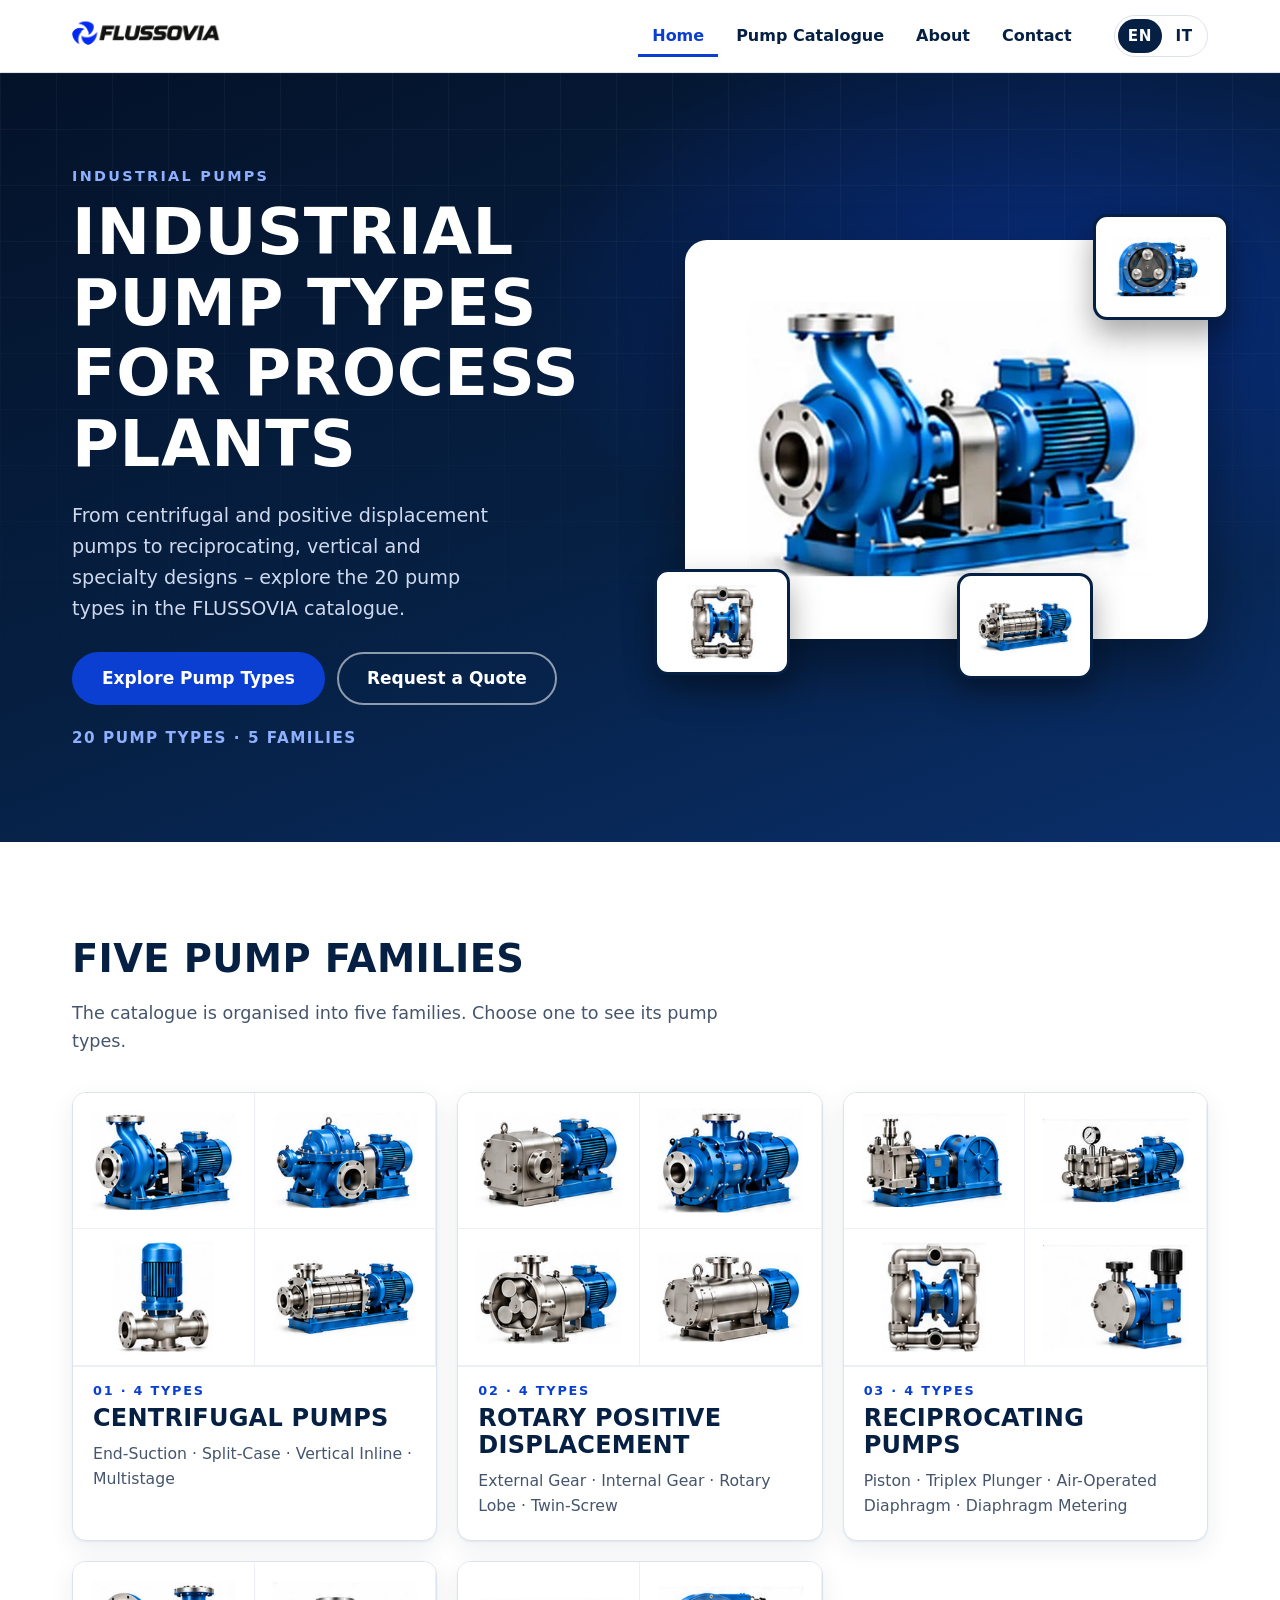
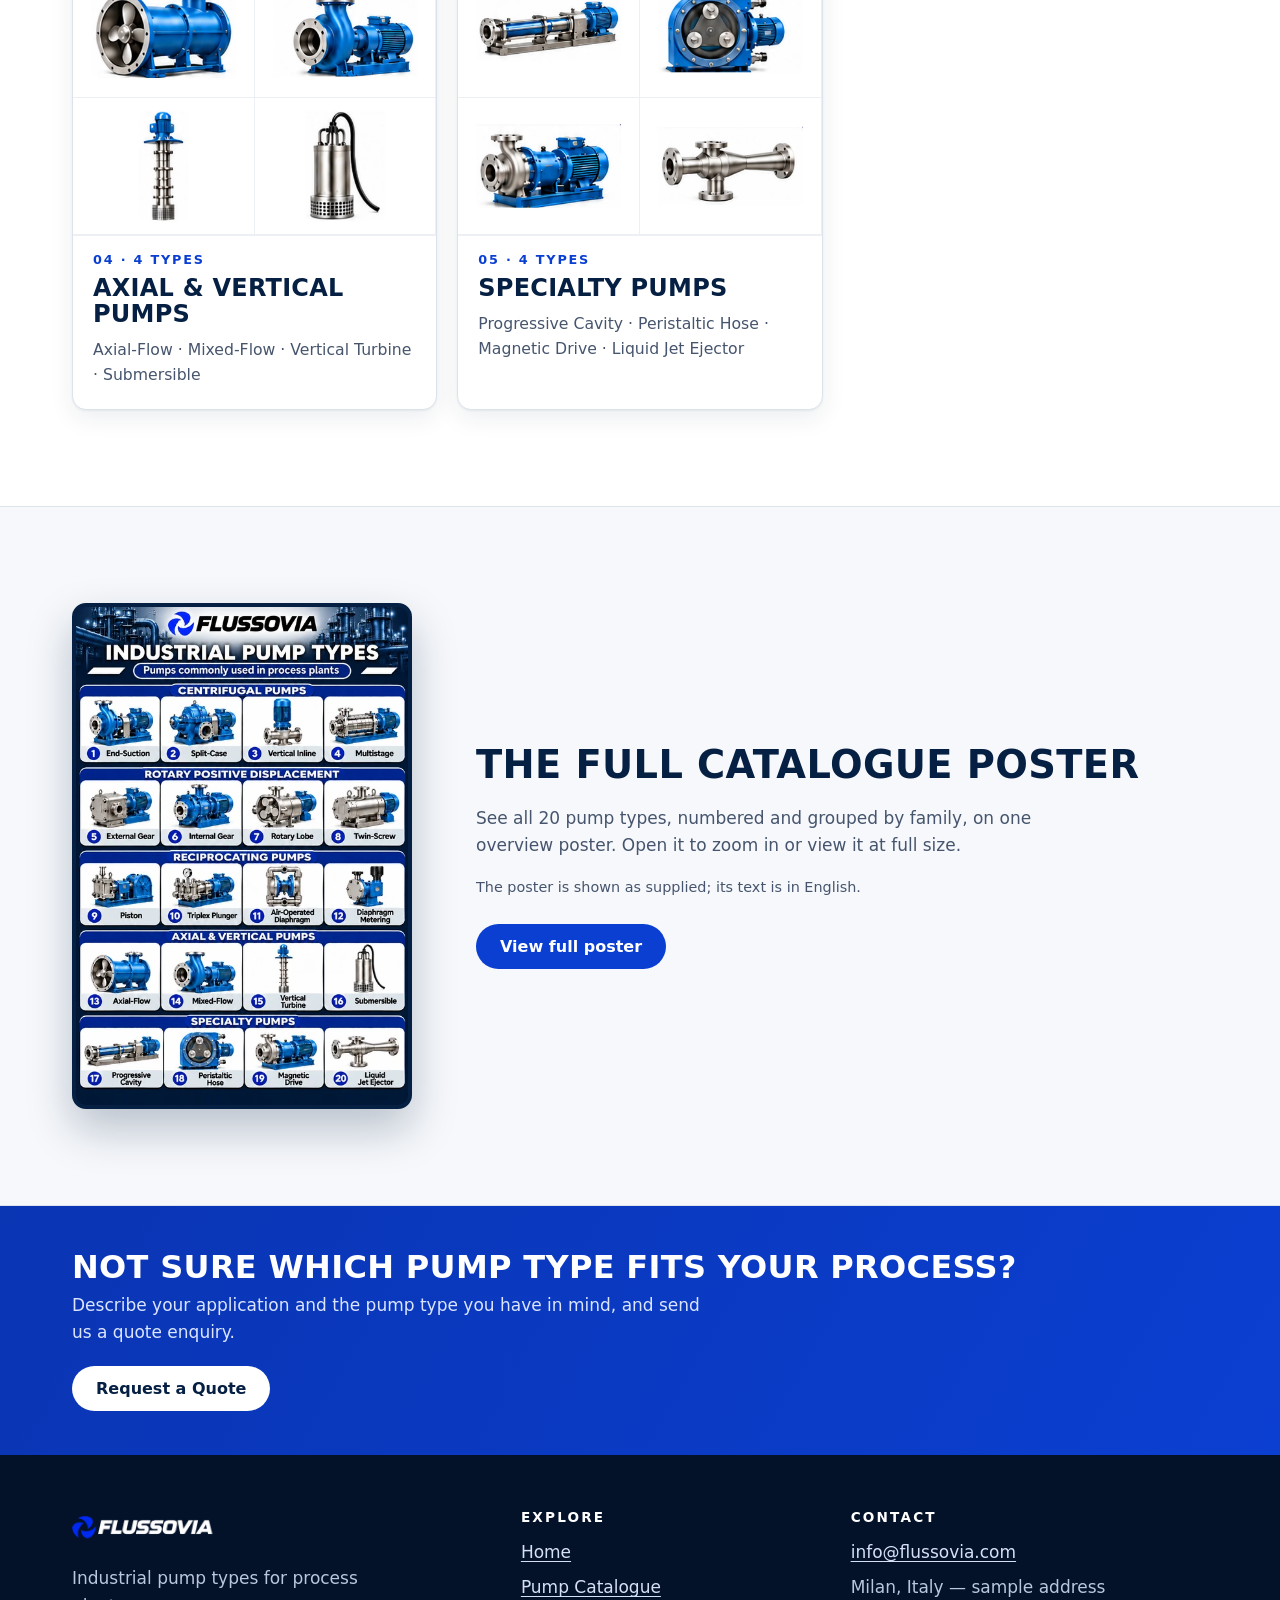
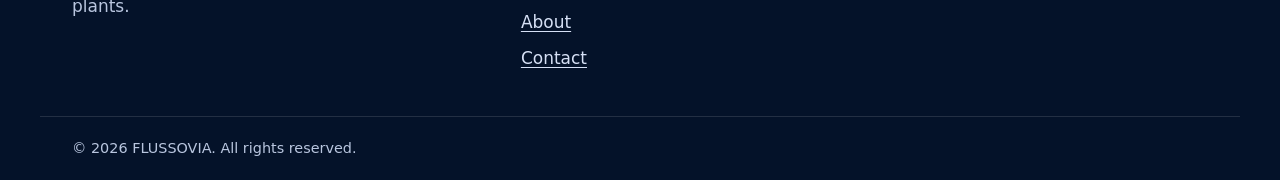
<file: index.html>
<!doctype html>
<html lang="en">
<head>
  <meta charset="utf-8">
  <meta name="viewport" content="width=device-width, initial-scale=1">
  <title>FLUSSOVIA</title>
  <meta name="description" content="FLUSSOVIA industrial pumps: explore 20 pump types in five families – centrifugal, rotary positive displacement, reciprocating, axial &amp; vertical, and specialty pumps.">
  <link rel="canonical" href="https://flussovia.com/en/">
  <link rel="alternate" hreflang="en" href="https://flussovia.com/en/">
  <link rel="alternate" hreflang="it" href="https://flussovia.com/it/">
  <link rel="alternate" hreflang="x-default" href="https://flussovia.com/en/">
  <link rel="icon" type="image/png" href="/favicon.png">
  <noscript><meta http-equiv="refresh" content="0; url=/en/"></noscript>
  <script>
    (function () {
      var lang = 'en';
      try {
        var saved = localStorage.getItem('flussovia-lang');
        if (saved === 'it' || saved === 'en') lang = saved;
        else if ((navigator.language || '').toLowerCase().indexOf('it') === 0) lang = 'it';
      } catch (e) {}
      location.replace('/' + lang + '/' + location.search + location.hash);
    })();
  </script>
</head>
<body style="font-family:system-ui,sans-serif;background:#062043;color:#fff;display:grid;place-items:center;min-height:100vh;margin:0">
  <p><a style="color:#fff" href="/en/">English</a> · <a style="color:#fff" href="/it/">Italiano</a></p>
</body>
</html>
</file>
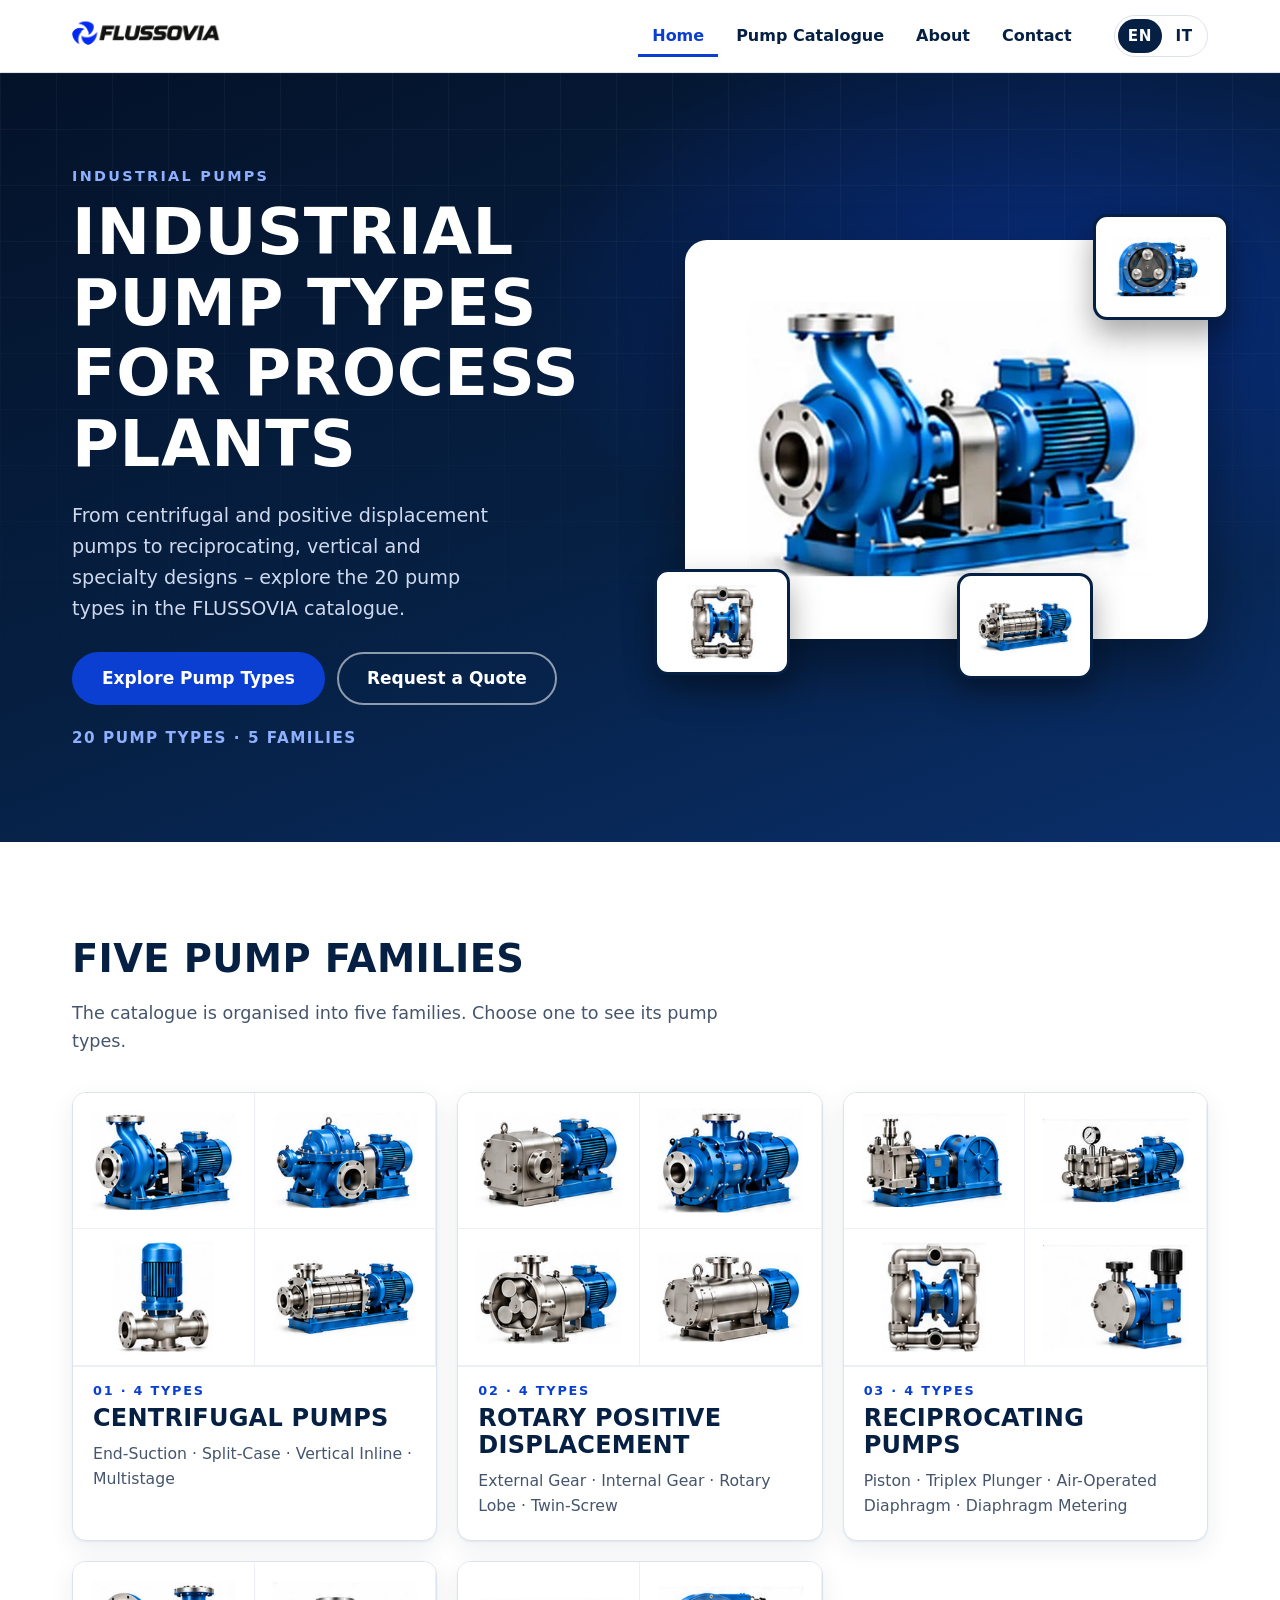
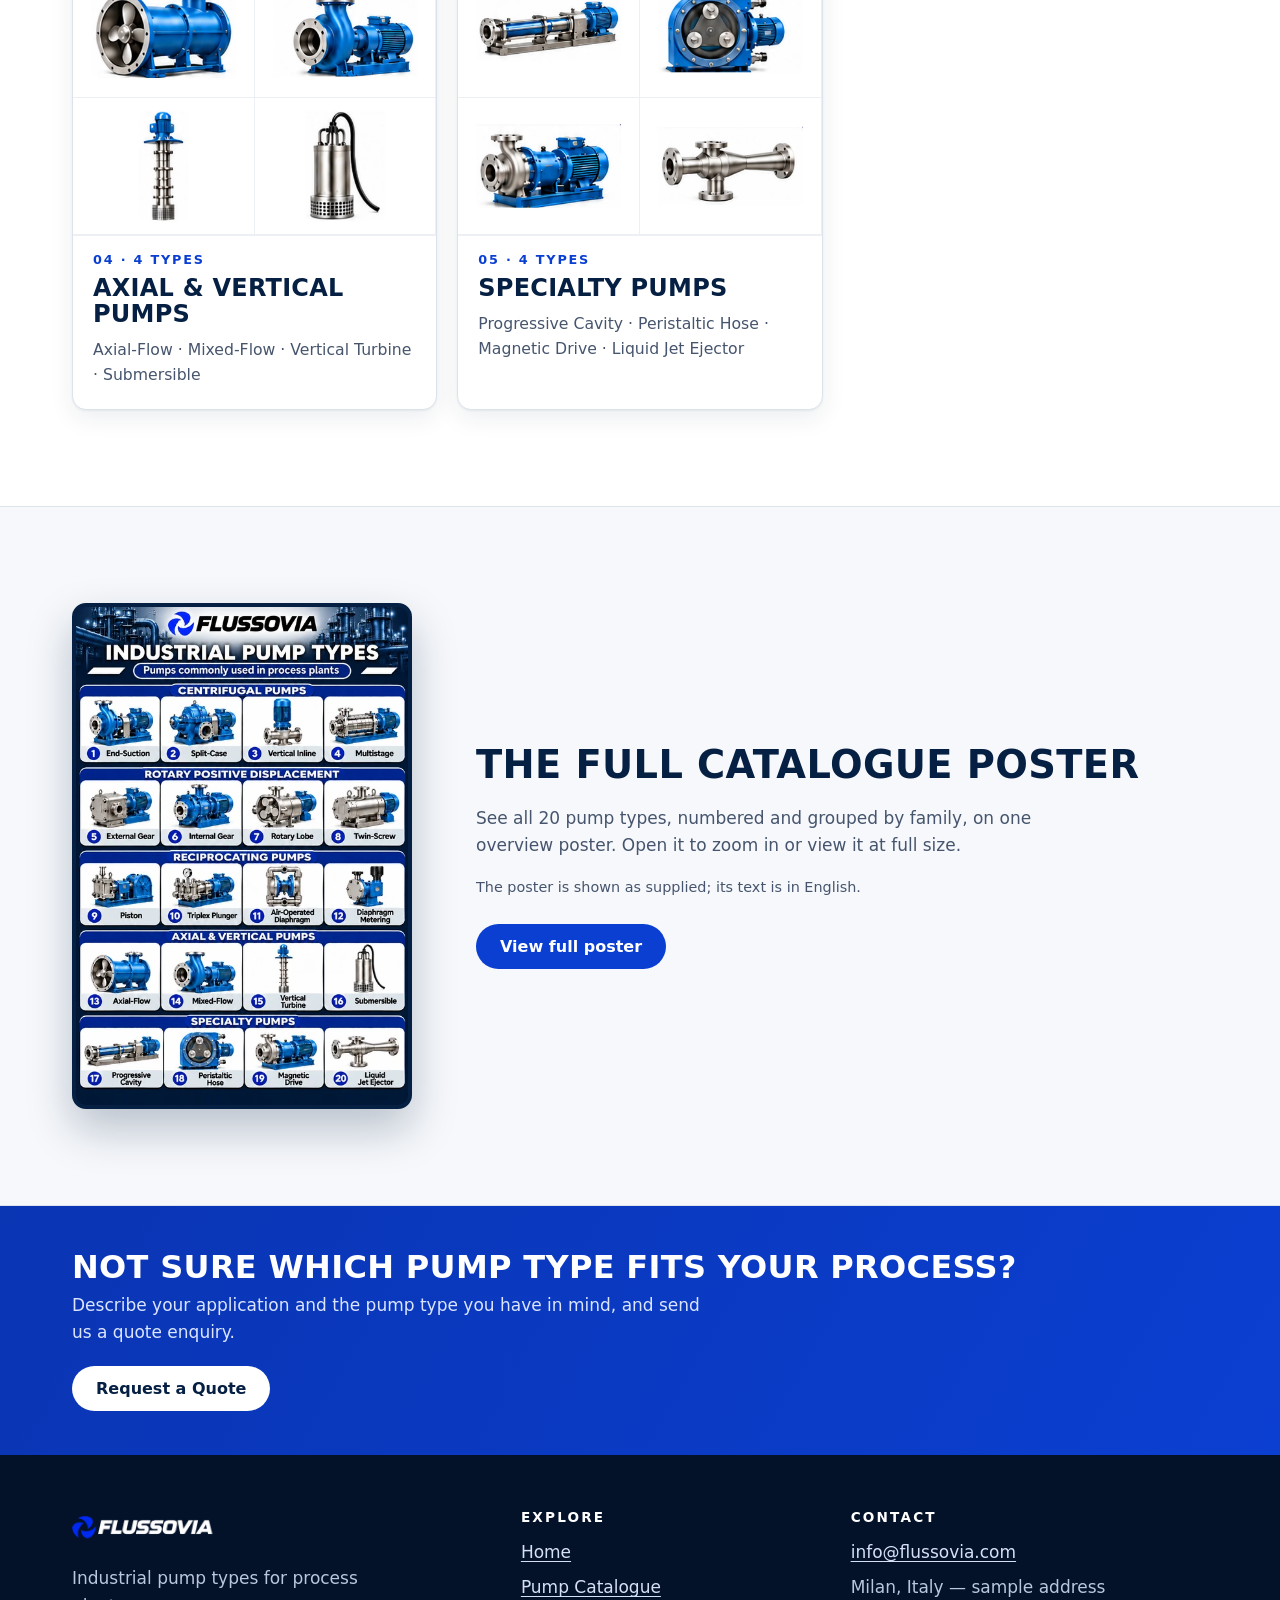
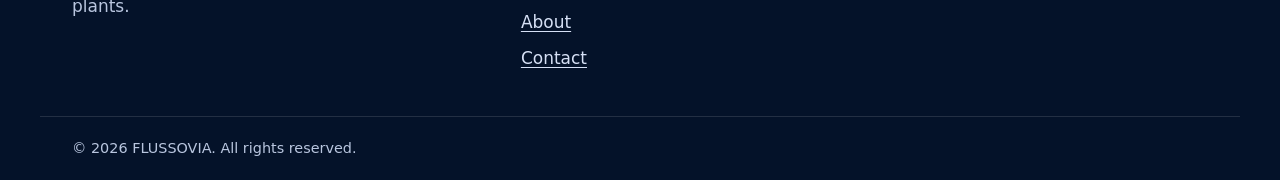
<file: en/index.html>
<!doctype html>
<html lang="en">
<head>
  <meta charset="utf-8">
  <meta name="viewport" content="width=device-width, initial-scale=1">
  <title>FLUSSOVIA – Industrial Pump Types for Process Plants</title>
  <meta name="description" content="FLUSSOVIA industrial pumps: explore 20 pump types in five families – centrifugal, rotary positive displacement, reciprocating, axial &amp; vertical, and specialty pumps.">
  <meta name="theme-color" content="#062043">
  <link rel="canonical" href="https://flussovia.com/en/">
  <link rel="alternate" hreflang="en" href="https://flussovia.com/en/">
  <link rel="alternate" hreflang="it" href="https://flussovia.com/it/">
  <link rel="alternate" hreflang="x-default" href="https://flussovia.com/en/">
  <meta property="og:type" content="website">
  <meta property="og:site_name" content="FLUSSOVIA">
  <meta property="og:title" content="FLUSSOVIA – Industrial Pump Types for Process Plants">
  <meta property="og:description" content="FLUSSOVIA industrial pumps: explore 20 pump types in five families – centrifugal, rotary positive displacement, reciprocating, axial &amp; vertical, and specialty pumps.">
  <meta property="og:url" content="https://flussovia.com/en/">
  <meta property="og:image" content="https://flussovia.com/assets/img/poster-preview.webp">
  <meta property="og:locale" content="en_GB"><meta property="og:locale:alternate" content="it_IT">
  <meta name="twitter:card" content="summary_large_image">
  <link rel="icon" type="image/png" sizes="64x64" href="/favicon.png">
  <link rel="apple-touch-icon" href="/assets/img/brand/apple-touch-icon.png">
  <link rel="stylesheet" href="/assets/css/styles.css">
  <script>document.documentElement.classList.add('js');</script>
  <script type="application/ld+json">{"@context":"https://schema.org","@type":"Organization","name":"FLUSSOVIA","url":"https://flussovia.com","logo":"https://flussovia.com/assets/img/brand/symbol-512.png","email":"info@flussovia.com"}</script>
</head>
<body class="page-home">
<a class="skip" href="#main">Skip to main content</a>
<header class="site-header">
  <div class="container site-header__inner">
    <a class="brand" href="/en/"><img src="/assets/img/brand/logo-640.png" width="640" height="213" alt="FLUSSOVIA – industrial pumps"></a>
    <button class="nav-toggle" type="button" aria-expanded="false" aria-controls="site-nav" data-nav-toggle>
      <span class="nav-toggle__bars" aria-hidden="true"></span><span class="sr-only">Menu</span>
    </button>
    <div class="site-header__panel" id="site-nav">
      <nav aria-label="Main navigation"><ul class="nav"><li><a href="/en/" aria-current="page">Home</a></li><li><a href="/en/catalogue/">Pump Catalogue</a></li><li><a href="/en/about/">About</a></li><li><a href="/en/contact/">Contact</a></li></ul></nav>
      <div class="lang" role="group" aria-label="Language"><span class="lang__item is-current" lang="en" aria-current="true"><span aria-hidden="true">EN</span><span class="sr-only">English</span></span><span class="lang__sep" aria-hidden="true">/</span><a class="lang__item" href="/it/" hreflang="it" lang="it" data-lang="it" title="Italiano"><span aria-hidden="true">IT</span><span class="sr-only">Italiano</span></a></div>
    </div>
  </div>
</header>
<main id="main">
<section class="hero">
  <div class="container hero__inner">
    <div class="hero__copy">
      <p class="eyebrow eyebrow--light">Industrial pumps</p>
      <h1>Industrial pump types for process plants</h1>
      <p class="lead">From centrifugal and positive displacement pumps to reciprocating, vertical and specialty designs – explore the 20 pump types in the FLUSSOVIA catalogue.</p>
      <div class="hero__actions">
        <a class="btn btn--primary btn--lg" href="/en/catalogue/">Explore Pump Types</a>
        <a class="btn btn--outline-light btn--lg" href="/en/contact/#quote">Request a Quote</a>
      </div>
      <p class="hero__stat">20 pump types · 5 families</p>
    </div>
    <div class="hero__stage">
      <div class="hero__main"><img src="/assets/img/pumps/01-end-suction.webp" srcset="/assets/img/pumps/01-end-suction-600.webp 600w, /assets/img/pumps/01-end-suction.webp 1200w" sizes="(min-width: 960px) 46vw, 92vw" width="1200" height="900" alt="Blue and stainless steel end-suction centrifugal pump" fetchpriority="high" decoding="async"></div>
      <div class="hero__chip hero__chip--1"><img src="/assets/img/pumps/11-air-operated-diaphragm-600.webp" srcset="/assets/img/pumps/11-air-operated-diaphragm-600.webp 600w, /assets/img/pumps/11-air-operated-diaphragm.webp 1200w" sizes="180px" width="600" height="450" alt="" loading="lazy" decoding="async"></div><div class="hero__chip hero__chip--2"><img src="/assets/img/pumps/04-multistage-600.webp" srcset="/assets/img/pumps/04-multistage-600.webp 600w, /assets/img/pumps/04-multistage.webp 1200w" sizes="180px" width="600" height="450" alt="" loading="lazy" decoding="async"></div><div class="hero__chip hero__chip--3"><img src="/assets/img/pumps/18-peristaltic-hose-600.webp" srcset="/assets/img/pumps/18-peristaltic-hose-600.webp 600w, /assets/img/pumps/18-peristaltic-hose.webp 1200w" sizes="180px" width="600" height="450" alt="" loading="lazy" decoding="async"></div>
    </div>
  </div>
</section>

<section class="section" id="families">
  <div class="container">
    <div class="section__head">
      <h2>Five pump families</h2>
      <p>The catalogue is organised into five families. Choose one to see its pump types.</p>
    </div>
    <div class="family-grid">
<article class="family-card">
  <div class="family-card__thumbs" aria-hidden="true"><span class="family-card__thumb"><img src="/assets/img/pumps/01-end-suction-600.webp" srcset="/assets/img/pumps/01-end-suction-600.webp 600w, /assets/img/pumps/01-end-suction.webp 1200w" sizes="(min-width: 1100px) 12vw, 25vw" width="600" height="450" alt="" loading="lazy" decoding="async"></span><span class="family-card__thumb"><img src="/assets/img/pumps/02-split-case-600.webp" srcset="/assets/img/pumps/02-split-case-600.webp 600w, /assets/img/pumps/02-split-case.webp 1200w" sizes="(min-width: 1100px) 12vw, 25vw" width="600" height="450" alt="" loading="lazy" decoding="async"></span><span class="family-card__thumb"><img src="/assets/img/pumps/03-vertical-inline-600.webp" srcset="/assets/img/pumps/03-vertical-inline-600.webp 600w, /assets/img/pumps/03-vertical-inline.webp 1200w" sizes="(min-width: 1100px) 12vw, 25vw" width="600" height="450" alt="" loading="lazy" decoding="async"></span><span class="family-card__thumb"><img src="/assets/img/pumps/04-multistage-600.webp" srcset="/assets/img/pumps/04-multistage-600.webp 600w, /assets/img/pumps/04-multistage.webp 1200w" sizes="(min-width: 1100px) 12vw, 25vw" width="600" height="450" alt="" loading="lazy" decoding="async"></span></div>
  <div class="family-card__body">
    <p class="family-card__count">01 · 4 types</p>
    <h3><a href="/en/catalogue/#centrifugal" class="family-card__link">Centrifugal Pumps</a></h3>
    <ul class="family-card__list"><li>End-Suction</li><li>Split-Case</li><li>Vertical Inline</li><li>Multistage</li></ul>
  </div>
</article>
<article class="family-card">
  <div class="family-card__thumbs" aria-hidden="true"><span class="family-card__thumb"><img src="/assets/img/pumps/05-external-gear-600.webp" srcset="/assets/img/pumps/05-external-gear-600.webp 600w, /assets/img/pumps/05-external-gear.webp 1200w" sizes="(min-width: 1100px) 12vw, 25vw" width="600" height="450" alt="" loading="lazy" decoding="async"></span><span class="family-card__thumb"><img src="/assets/img/pumps/06-internal-gear-600.webp" srcset="/assets/img/pumps/06-internal-gear-600.webp 600w, /assets/img/pumps/06-internal-gear.webp 1200w" sizes="(min-width: 1100px) 12vw, 25vw" width="600" height="450" alt="" loading="lazy" decoding="async"></span><span class="family-card__thumb"><img src="/assets/img/pumps/07-rotary-lobe-600.webp" srcset="/assets/img/pumps/07-rotary-lobe-600.webp 600w, /assets/img/pumps/07-rotary-lobe.webp 1200w" sizes="(min-width: 1100px) 12vw, 25vw" width="600" height="450" alt="" loading="lazy" decoding="async"></span><span class="family-card__thumb"><img src="/assets/img/pumps/08-twin-screw-600.webp" srcset="/assets/img/pumps/08-twin-screw-600.webp 600w, /assets/img/pumps/08-twin-screw.webp 1200w" sizes="(min-width: 1100px) 12vw, 25vw" width="600" height="450" alt="" loading="lazy" decoding="async"></span></div>
  <div class="family-card__body">
    <p class="family-card__count">02 · 4 types</p>
    <h3><a href="/en/catalogue/#rotary" class="family-card__link">Rotary Positive Displacement</a></h3>
    <ul class="family-card__list"><li>External Gear</li><li>Internal Gear</li><li>Rotary Lobe</li><li>Twin-Screw</li></ul>
  </div>
</article>
<article class="family-card">
  <div class="family-card__thumbs" aria-hidden="true"><span class="family-card__thumb"><img src="/assets/img/pumps/09-piston-600.webp" srcset="/assets/img/pumps/09-piston-600.webp 600w, /assets/img/pumps/09-piston.webp 1200w" sizes="(min-width: 1100px) 12vw, 25vw" width="600" height="450" alt="" loading="lazy" decoding="async"></span><span class="family-card__thumb"><img src="/assets/img/pumps/10-triplex-plunger-600.webp" srcset="/assets/img/pumps/10-triplex-plunger-600.webp 600w, /assets/img/pumps/10-triplex-plunger.webp 1200w" sizes="(min-width: 1100px) 12vw, 25vw" width="600" height="450" alt="" loading="lazy" decoding="async"></span><span class="family-card__thumb"><img src="/assets/img/pumps/11-air-operated-diaphragm-600.webp" srcset="/assets/img/pumps/11-air-operated-diaphragm-600.webp 600w, /assets/img/pumps/11-air-operated-diaphragm.webp 1200w" sizes="(min-width: 1100px) 12vw, 25vw" width="600" height="450" alt="" loading="lazy" decoding="async"></span><span class="family-card__thumb"><img src="/assets/img/pumps/12-diaphragm-metering-600.webp" srcset="/assets/img/pumps/12-diaphragm-metering-600.webp 600w, /assets/img/pumps/12-diaphragm-metering.webp 1200w" sizes="(min-width: 1100px) 12vw, 25vw" width="600" height="450" alt="" loading="lazy" decoding="async"></span></div>
  <div class="family-card__body">
    <p class="family-card__count">03 · 4 types</p>
    <h3><a href="/en/catalogue/#reciprocating" class="family-card__link">Reciprocating Pumps</a></h3>
    <ul class="family-card__list"><li>Piston</li><li>Triplex Plunger</li><li>Air-Operated Diaphragm</li><li>Diaphragm Metering</li></ul>
  </div>
</article>
<article class="family-card">
  <div class="family-card__thumbs" aria-hidden="true"><span class="family-card__thumb"><img src="/assets/img/pumps/13-axial-flow-600.webp" srcset="/assets/img/pumps/13-axial-flow-600.webp 600w, /assets/img/pumps/13-axial-flow.webp 1200w" sizes="(min-width: 1100px) 12vw, 25vw" width="600" height="450" alt="" loading="lazy" decoding="async"></span><span class="family-card__thumb"><img src="/assets/img/pumps/14-mixed-flow-600.webp" srcset="/assets/img/pumps/14-mixed-flow-600.webp 600w, /assets/img/pumps/14-mixed-flow.webp 1200w" sizes="(min-width: 1100px) 12vw, 25vw" width="600" height="450" alt="" loading="lazy" decoding="async"></span><span class="family-card__thumb"><img src="/assets/img/pumps/15-vertical-turbine-600.webp" srcset="/assets/img/pumps/15-vertical-turbine-600.webp 600w, /assets/img/pumps/15-vertical-turbine.webp 1200w" sizes="(min-width: 1100px) 12vw, 25vw" width="600" height="450" alt="" loading="lazy" decoding="async"></span><span class="family-card__thumb"><img src="/assets/img/pumps/16-submersible-600.webp" srcset="/assets/img/pumps/16-submersible-600.webp 600w, /assets/img/pumps/16-submersible.webp 1200w" sizes="(min-width: 1100px) 12vw, 25vw" width="600" height="450" alt="" loading="lazy" decoding="async"></span></div>
  <div class="family-card__body">
    <p class="family-card__count">04 · 4 types</p>
    <h3><a href="/en/catalogue/#axial" class="family-card__link">Axial &amp; Vertical Pumps</a></h3>
    <ul class="family-card__list"><li>Axial-Flow</li><li>Mixed-Flow</li><li>Vertical Turbine</li><li>Submersible</li></ul>
  </div>
</article>
<article class="family-card">
  <div class="family-card__thumbs" aria-hidden="true"><span class="family-card__thumb"><img src="/assets/img/pumps/17-progressive-cavity-600.webp" srcset="/assets/img/pumps/17-progressive-cavity-600.webp 600w, /assets/img/pumps/17-progressive-cavity.webp 1200w" sizes="(min-width: 1100px) 12vw, 25vw" width="600" height="450" alt="" loading="lazy" decoding="async"></span><span class="family-card__thumb"><img src="/assets/img/pumps/18-peristaltic-hose-600.webp" srcset="/assets/img/pumps/18-peristaltic-hose-600.webp 600w, /assets/img/pumps/18-peristaltic-hose.webp 1200w" sizes="(min-width: 1100px) 12vw, 25vw" width="600" height="450" alt="" loading="lazy" decoding="async"></span><span class="family-card__thumb"><img src="/assets/img/pumps/19-magnetic-drive-600.webp" srcset="/assets/img/pumps/19-magnetic-drive-600.webp 600w, /assets/img/pumps/19-magnetic-drive.webp 1200w" sizes="(min-width: 1100px) 12vw, 25vw" width="600" height="450" alt="" loading="lazy" decoding="async"></span><span class="family-card__thumb"><img src="/assets/img/pumps/20-liquid-jet-ejector-600.webp" srcset="/assets/img/pumps/20-liquid-jet-ejector-600.webp 600w, /assets/img/pumps/20-liquid-jet-ejector.webp 1200w" sizes="(min-width: 1100px) 12vw, 25vw" width="600" height="450" alt="" loading="lazy" decoding="async"></span></div>
  <div class="family-card__body">
    <p class="family-card__count">05 · 4 types</p>
    <h3><a href="/en/catalogue/#specialty" class="family-card__link">Specialty Pumps</a></h3>
    <ul class="family-card__list"><li>Progressive Cavity</li><li>Peristaltic Hose</li><li>Magnetic Drive</li><li>Liquid Jet Ejector</li></ul>
  </div>
</article>
    </div>
  </div>
</section>

<section class="section section--ice" id="poster">
  <div class="container poster-feature">
    <a class="poster-feature__img" href="/assets/img/poster-full.png" data-poster-open aria-haspopup="dialog">
      <img src="/assets/img/poster-preview.webp" width="512" height="768" alt="FLUSSOVIA poster “Industrial Pump Types”: 20 pumps commonly used in process plants, grouped in five families" loading="lazy" decoding="async">
    </a>
    <div class="poster-feature__copy">
      <h2>The full catalogue poster</h2>
      <p>See all 20 pump types, numbered and grouped by family, on one overview poster. Open it to zoom in or view it at full size.</p>
      <p class="muted small">The poster is shown as supplied; its text is in English.</p>
      <a class="btn btn--primary" href="/assets/img/poster-full.png" data-poster-open aria-haspopup="dialog">View full poster</a>
    </div>
  </div>
</section>

<section class="cta-band">
  <div class="container cta-band__inner">
    <div><h2>Not sure which pump type fits your process?</h2><p>Describe your application and the pump type you have in mind, and send us a quote enquiry.</p></div>
    <a class="btn btn--light" href="/en/contact/#quote">Request a Quote</a>
  </div>
</section>
<dialog class="poster-dialog" id="poster-dialog" aria-label="FLUSSOVIA poster – Industrial Pump Types">
  <div class="poster-dialog__bar">
    <button type="button" class="btn btn--ghost btn--sm" data-poster-zoom aria-pressed="false" data-label-in="Full size" data-label-out="Fit to screen">Full size</button>
    <a class="btn btn--ghost btn--sm" href="/assets/img/poster-full.png" target="_blank" rel="noopener">Open image in a new tab</a>
    <button type="button" class="btn btn--primary btn--sm" data-poster-close>Close</button>
  </div>
  <div class="poster-dialog__scroll"><img src="/assets/img/poster-full.webp" width="1024" height="1536" alt="FLUSSOVIA poster “Industrial Pump Types”: 20 pumps commonly used in process plants, grouped in five families" decoding="async"></div>
</dialog>
</main>
<footer class="site-footer">
  <div class="container site-footer__grid">
    <div>
      <a class="brand brand--light" href="/en/"><img src="/assets/img/brand/logo-light-640.png" width="640" height="213" alt="FLUSSOVIA – industrial pumps" loading="lazy"></a>
      <p class="site-footer__tag">Industrial pump types for process plants.</p>
    </div>
    <div>
      <h2 class="site-footer__h">Explore</h2>
      <ul class="site-footer__list"><li><a href="/en/">Home</a></li><li><a href="/en/catalogue/">Pump Catalogue</a></li><li><a href="/en/about/">About</a></li><li><a href="/en/contact/">Contact</a></li></ul>
    </div>
    <div>
      <h2 class="site-footer__h">Contact</h2>
      <ul class="site-footer__list">
        <li><a href="mailto:info@flussovia.com">info@flussovia.com</a></li>
        <li><span data-address>Milan, Italy — sample address</span></li>
      </ul>
    </div>
  </div>
  <div class="container site-footer__bar">© 2026 FLUSSOVIA. All rights reserved.</div>
</footer>
<script src="/assets/js/main.js" defer></script>
</body>
</html>
</file>
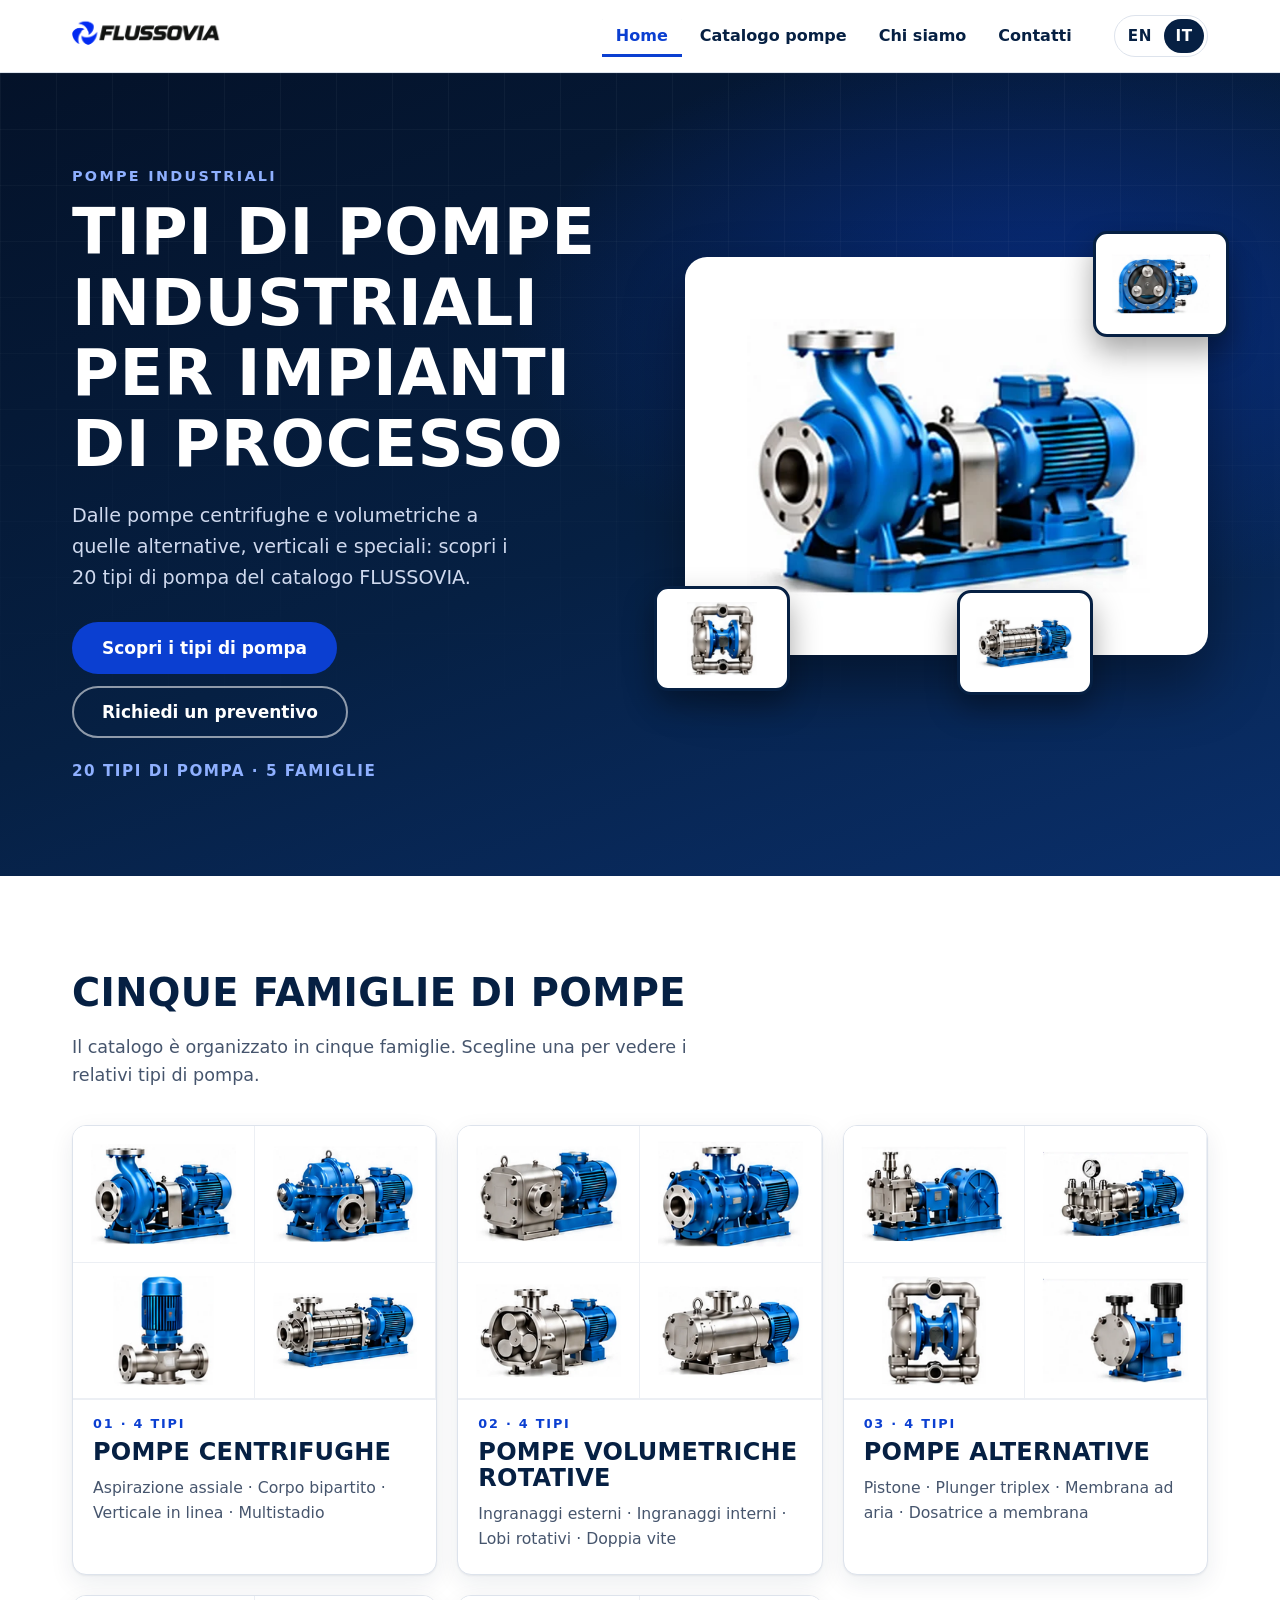
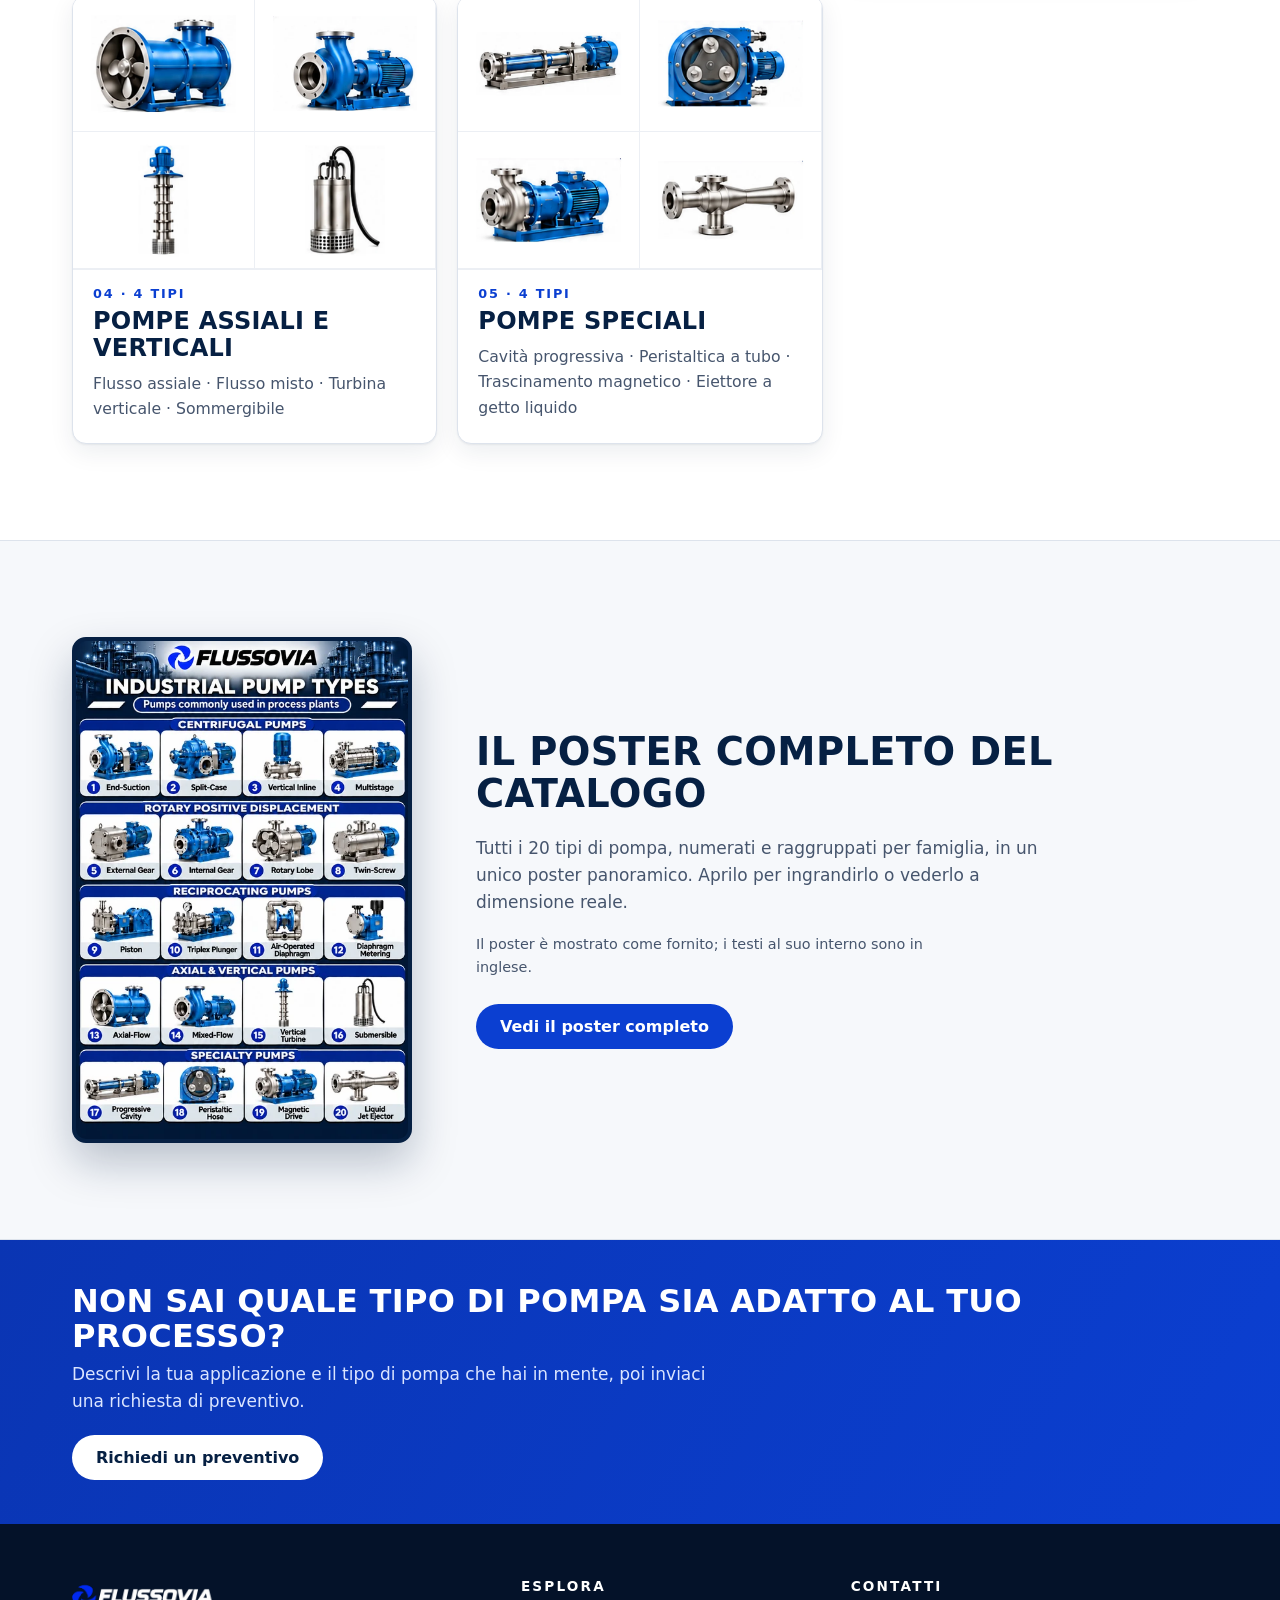
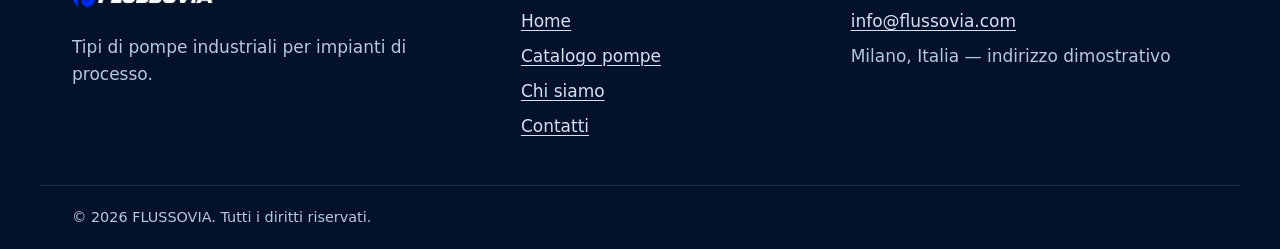
<file: it/index.html>
<!doctype html>
<html lang="it">
<head>
  <meta charset="utf-8">
  <meta name="viewport" content="width=device-width, initial-scale=1">
  <title>FLUSSOVIA – Tipi di pompe industriali per impianti di processo</title>
  <meta name="description" content="Pompe industriali FLUSSOVIA: scopri 20 tipi di pompa in cinque famiglie – centrifughe, volumetriche rotative, alternative, assiali e verticali, e pompe speciali.">
  <meta name="theme-color" content="#062043">
  <link rel="canonical" href="https://flussovia.com/it/">
  <link rel="alternate" hreflang="en" href="https://flussovia.com/en/">
  <link rel="alternate" hreflang="it" href="https://flussovia.com/it/">
  <link rel="alternate" hreflang="x-default" href="https://flussovia.com/en/">
  <meta property="og:type" content="website">
  <meta property="og:site_name" content="FLUSSOVIA">
  <meta property="og:title" content="FLUSSOVIA – Tipi di pompe industriali per impianti di processo">
  <meta property="og:description" content="Pompe industriali FLUSSOVIA: scopri 20 tipi di pompa in cinque famiglie – centrifughe, volumetriche rotative, alternative, assiali e verticali, e pompe speciali.">
  <meta property="og:url" content="https://flussovia.com/it/">
  <meta property="og:image" content="https://flussovia.com/assets/img/poster-preview.webp">
  <meta property="og:locale" content="it_IT"><meta property="og:locale:alternate" content="en_GB">
  <meta name="twitter:card" content="summary_large_image">
  <link rel="icon" type="image/png" sizes="64x64" href="/favicon.png">
  <link rel="apple-touch-icon" href="/assets/img/brand/apple-touch-icon.png">
  <link rel="stylesheet" href="/assets/css/styles.css">
  <script>document.documentElement.classList.add('js');</script>
  <script type="application/ld+json">{"@context":"https://schema.org","@type":"Organization","name":"FLUSSOVIA","url":"https://flussovia.com","logo":"https://flussovia.com/assets/img/brand/symbol-512.png","email":"info@flussovia.com"}</script>
</head>
<body class="page-home">
<a class="skip" href="#main">Vai al contenuto principale</a>
<header class="site-header">
  <div class="container site-header__inner">
    <a class="brand" href="/it/"><img src="/assets/img/brand/logo-640.png" width="640" height="213" alt="FLUSSOVIA – pompe industriali"></a>
    <button class="nav-toggle" type="button" aria-expanded="false" aria-controls="site-nav" data-nav-toggle>
      <span class="nav-toggle__bars" aria-hidden="true"></span><span class="sr-only">Menu</span>
    </button>
    <div class="site-header__panel" id="site-nav">
      <nav aria-label="Navigazione principale"><ul class="nav"><li><a href="/it/" aria-current="page">Home</a></li><li><a href="/it/catalogo/">Catalogo pompe</a></li><li><a href="/it/chi-siamo/">Chi siamo</a></li><li><a href="/it/contatti/">Contatti</a></li></ul></nav>
      <div class="lang" role="group" aria-label="Lingua"><a class="lang__item" href="/en/" hreflang="en" lang="en" data-lang="en" title="English"><span aria-hidden="true">EN</span><span class="sr-only">English</span></a><span class="lang__sep" aria-hidden="true">/</span><span class="lang__item is-current" lang="it" aria-current="true"><span aria-hidden="true">IT</span><span class="sr-only">Italiano</span></span></div>
    </div>
  </div>
</header>
<main id="main">
<section class="hero">
  <div class="container hero__inner">
    <div class="hero__copy">
      <p class="eyebrow eyebrow--light">Pompe industriali</p>
      <h1>Tipi di pompe industriali per impianti di processo</h1>
      <p class="lead">Dalle pompe centrifughe e volumetriche a quelle alternative, verticali e speciali: scopri i 20 tipi di pompa del catalogo FLUSSOVIA.</p>
      <div class="hero__actions">
        <a class="btn btn--primary btn--lg" href="/it/catalogo/">Scopri i tipi di pompa</a>
        <a class="btn btn--outline-light btn--lg" href="/it/contatti/#quote">Richiedi un preventivo</a>
      </div>
      <p class="hero__stat">20 tipi di pompa · 5 famiglie</p>
    </div>
    <div class="hero__stage">
      <div class="hero__main"><img src="/assets/img/pumps/01-end-suction.webp" srcset="/assets/img/pumps/01-end-suction-600.webp 600w, /assets/img/pumps/01-end-suction.webp 1200w" sizes="(min-width: 960px) 46vw, 92vw" width="1200" height="900" alt="Pompa centrifuga ad aspirazione assiale blu e in acciaio inox" fetchpriority="high" decoding="async"></div>
      <div class="hero__chip hero__chip--1"><img src="/assets/img/pumps/11-air-operated-diaphragm-600.webp" srcset="/assets/img/pumps/11-air-operated-diaphragm-600.webp 600w, /assets/img/pumps/11-air-operated-diaphragm.webp 1200w" sizes="180px" width="600" height="450" alt="" loading="lazy" decoding="async"></div><div class="hero__chip hero__chip--2"><img src="/assets/img/pumps/04-multistage-600.webp" srcset="/assets/img/pumps/04-multistage-600.webp 600w, /assets/img/pumps/04-multistage.webp 1200w" sizes="180px" width="600" height="450" alt="" loading="lazy" decoding="async"></div><div class="hero__chip hero__chip--3"><img src="/assets/img/pumps/18-peristaltic-hose-600.webp" srcset="/assets/img/pumps/18-peristaltic-hose-600.webp 600w, /assets/img/pumps/18-peristaltic-hose.webp 1200w" sizes="180px" width="600" height="450" alt="" loading="lazy" decoding="async"></div>
    </div>
  </div>
</section>

<section class="section" id="families">
  <div class="container">
    <div class="section__head">
      <h2>Cinque famiglie di pompe</h2>
      <p>Il catalogo è organizzato in cinque famiglie. Scegline una per vedere i relativi tipi di pompa.</p>
    </div>
    <div class="family-grid">
<article class="family-card">
  <div class="family-card__thumbs" aria-hidden="true"><span class="family-card__thumb"><img src="/assets/img/pumps/01-end-suction-600.webp" srcset="/assets/img/pumps/01-end-suction-600.webp 600w, /assets/img/pumps/01-end-suction.webp 1200w" sizes="(min-width: 1100px) 12vw, 25vw" width="600" height="450" alt="" loading="lazy" decoding="async"></span><span class="family-card__thumb"><img src="/assets/img/pumps/02-split-case-600.webp" srcset="/assets/img/pumps/02-split-case-600.webp 600w, /assets/img/pumps/02-split-case.webp 1200w" sizes="(min-width: 1100px) 12vw, 25vw" width="600" height="450" alt="" loading="lazy" decoding="async"></span><span class="family-card__thumb"><img src="/assets/img/pumps/03-vertical-inline-600.webp" srcset="/assets/img/pumps/03-vertical-inline-600.webp 600w, /assets/img/pumps/03-vertical-inline.webp 1200w" sizes="(min-width: 1100px) 12vw, 25vw" width="600" height="450" alt="" loading="lazy" decoding="async"></span><span class="family-card__thumb"><img src="/assets/img/pumps/04-multistage-600.webp" srcset="/assets/img/pumps/04-multistage-600.webp 600w, /assets/img/pumps/04-multistage.webp 1200w" sizes="(min-width: 1100px) 12vw, 25vw" width="600" height="450" alt="" loading="lazy" decoding="async"></span></div>
  <div class="family-card__body">
    <p class="family-card__count">01 · 4 tipi</p>
    <h3><a href="/it/catalogo/#centrifugal" class="family-card__link">Pompe centrifughe</a></h3>
    <ul class="family-card__list"><li>Aspirazione assiale</li><li>Corpo bipartito</li><li>Verticale in linea</li><li>Multistadio</li></ul>
  </div>
</article>
<article class="family-card">
  <div class="family-card__thumbs" aria-hidden="true"><span class="family-card__thumb"><img src="/assets/img/pumps/05-external-gear-600.webp" srcset="/assets/img/pumps/05-external-gear-600.webp 600w, /assets/img/pumps/05-external-gear.webp 1200w" sizes="(min-width: 1100px) 12vw, 25vw" width="600" height="450" alt="" loading="lazy" decoding="async"></span><span class="family-card__thumb"><img src="/assets/img/pumps/06-internal-gear-600.webp" srcset="/assets/img/pumps/06-internal-gear-600.webp 600w, /assets/img/pumps/06-internal-gear.webp 1200w" sizes="(min-width: 1100px) 12vw, 25vw" width="600" height="450" alt="" loading="lazy" decoding="async"></span><span class="family-card__thumb"><img src="/assets/img/pumps/07-rotary-lobe-600.webp" srcset="/assets/img/pumps/07-rotary-lobe-600.webp 600w, /assets/img/pumps/07-rotary-lobe.webp 1200w" sizes="(min-width: 1100px) 12vw, 25vw" width="600" height="450" alt="" loading="lazy" decoding="async"></span><span class="family-card__thumb"><img src="/assets/img/pumps/08-twin-screw-600.webp" srcset="/assets/img/pumps/08-twin-screw-600.webp 600w, /assets/img/pumps/08-twin-screw.webp 1200w" sizes="(min-width: 1100px) 12vw, 25vw" width="600" height="450" alt="" loading="lazy" decoding="async"></span></div>
  <div class="family-card__body">
    <p class="family-card__count">02 · 4 tipi</p>
    <h3><a href="/it/catalogo/#rotary" class="family-card__link">Pompe volumetriche rotative</a></h3>
    <ul class="family-card__list"><li>Ingranaggi esterni</li><li>Ingranaggi interni</li><li>Lobi rotativi</li><li>Doppia vite</li></ul>
  </div>
</article>
<article class="family-card">
  <div class="family-card__thumbs" aria-hidden="true"><span class="family-card__thumb"><img src="/assets/img/pumps/09-piston-600.webp" srcset="/assets/img/pumps/09-piston-600.webp 600w, /assets/img/pumps/09-piston.webp 1200w" sizes="(min-width: 1100px) 12vw, 25vw" width="600" height="450" alt="" loading="lazy" decoding="async"></span><span class="family-card__thumb"><img src="/assets/img/pumps/10-triplex-plunger-600.webp" srcset="/assets/img/pumps/10-triplex-plunger-600.webp 600w, /assets/img/pumps/10-triplex-plunger.webp 1200w" sizes="(min-width: 1100px) 12vw, 25vw" width="600" height="450" alt="" loading="lazy" decoding="async"></span><span class="family-card__thumb"><img src="/assets/img/pumps/11-air-operated-diaphragm-600.webp" srcset="/assets/img/pumps/11-air-operated-diaphragm-600.webp 600w, /assets/img/pumps/11-air-operated-diaphragm.webp 1200w" sizes="(min-width: 1100px) 12vw, 25vw" width="600" height="450" alt="" loading="lazy" decoding="async"></span><span class="family-card__thumb"><img src="/assets/img/pumps/12-diaphragm-metering-600.webp" srcset="/assets/img/pumps/12-diaphragm-metering-600.webp 600w, /assets/img/pumps/12-diaphragm-metering.webp 1200w" sizes="(min-width: 1100px) 12vw, 25vw" width="600" height="450" alt="" loading="lazy" decoding="async"></span></div>
  <div class="family-card__body">
    <p class="family-card__count">03 · 4 tipi</p>
    <h3><a href="/it/catalogo/#reciprocating" class="family-card__link">Pompe alternative</a></h3>
    <ul class="family-card__list"><li>Pistone</li><li>Plunger triplex</li><li>Membrana ad aria</li><li>Dosatrice a membrana</li></ul>
  </div>
</article>
<article class="family-card">
  <div class="family-card__thumbs" aria-hidden="true"><span class="family-card__thumb"><img src="/assets/img/pumps/13-axial-flow-600.webp" srcset="/assets/img/pumps/13-axial-flow-600.webp 600w, /assets/img/pumps/13-axial-flow.webp 1200w" sizes="(min-width: 1100px) 12vw, 25vw" width="600" height="450" alt="" loading="lazy" decoding="async"></span><span class="family-card__thumb"><img src="/assets/img/pumps/14-mixed-flow-600.webp" srcset="/assets/img/pumps/14-mixed-flow-600.webp 600w, /assets/img/pumps/14-mixed-flow.webp 1200w" sizes="(min-width: 1100px) 12vw, 25vw" width="600" height="450" alt="" loading="lazy" decoding="async"></span><span class="family-card__thumb"><img src="/assets/img/pumps/15-vertical-turbine-600.webp" srcset="/assets/img/pumps/15-vertical-turbine-600.webp 600w, /assets/img/pumps/15-vertical-turbine.webp 1200w" sizes="(min-width: 1100px) 12vw, 25vw" width="600" height="450" alt="" loading="lazy" decoding="async"></span><span class="family-card__thumb"><img src="/assets/img/pumps/16-submersible-600.webp" srcset="/assets/img/pumps/16-submersible-600.webp 600w, /assets/img/pumps/16-submersible.webp 1200w" sizes="(min-width: 1100px) 12vw, 25vw" width="600" height="450" alt="" loading="lazy" decoding="async"></span></div>
  <div class="family-card__body">
    <p class="family-card__count">04 · 4 tipi</p>
    <h3><a href="/it/catalogo/#axial" class="family-card__link">Pompe assiali e verticali</a></h3>
    <ul class="family-card__list"><li>Flusso assiale</li><li>Flusso misto</li><li>Turbina verticale</li><li>Sommergibile</li></ul>
  </div>
</article>
<article class="family-card">
  <div class="family-card__thumbs" aria-hidden="true"><span class="family-card__thumb"><img src="/assets/img/pumps/17-progressive-cavity-600.webp" srcset="/assets/img/pumps/17-progressive-cavity-600.webp 600w, /assets/img/pumps/17-progressive-cavity.webp 1200w" sizes="(min-width: 1100px) 12vw, 25vw" width="600" height="450" alt="" loading="lazy" decoding="async"></span><span class="family-card__thumb"><img src="/assets/img/pumps/18-peristaltic-hose-600.webp" srcset="/assets/img/pumps/18-peristaltic-hose-600.webp 600w, /assets/img/pumps/18-peristaltic-hose.webp 1200w" sizes="(min-width: 1100px) 12vw, 25vw" width="600" height="450" alt="" loading="lazy" decoding="async"></span><span class="family-card__thumb"><img src="/assets/img/pumps/19-magnetic-drive-600.webp" srcset="/assets/img/pumps/19-magnetic-drive-600.webp 600w, /assets/img/pumps/19-magnetic-drive.webp 1200w" sizes="(min-width: 1100px) 12vw, 25vw" width="600" height="450" alt="" loading="lazy" decoding="async"></span><span class="family-card__thumb"><img src="/assets/img/pumps/20-liquid-jet-ejector-600.webp" srcset="/assets/img/pumps/20-liquid-jet-ejector-600.webp 600w, /assets/img/pumps/20-liquid-jet-ejector.webp 1200w" sizes="(min-width: 1100px) 12vw, 25vw" width="600" height="450" alt="" loading="lazy" decoding="async"></span></div>
  <div class="family-card__body">
    <p class="family-card__count">05 · 4 tipi</p>
    <h3><a href="/it/catalogo/#specialty" class="family-card__link">Pompe speciali</a></h3>
    <ul class="family-card__list"><li>Cavità progressiva</li><li>Peristaltica a tubo</li><li>Trascinamento magnetico</li><li>Eiettore a getto liquido</li></ul>
  </div>
</article>
    </div>
  </div>
</section>

<section class="section section--ice" id="poster">
  <div class="container poster-feature">
    <a class="poster-feature__img" href="/assets/img/poster-full.png" data-poster-open aria-haspopup="dialog">
      <img src="/assets/img/poster-preview.webp" width="512" height="768" alt="Poster FLUSSOVIA “Industrial Pump Types”: 20 pompe di uso comune negli impianti di processo, raggruppate in cinque famiglie" loading="lazy" decoding="async">
    </a>
    <div class="poster-feature__copy">
      <h2>Il poster completo del catalogo</h2>
      <p>Tutti i 20 tipi di pompa, numerati e raggruppati per famiglia, in un unico poster panoramico. Aprilo per ingrandirlo o vederlo a dimensione reale.</p>
      <p class="muted small">Il poster è mostrato come fornito; i testi al suo interno sono in inglese.</p>
      <a class="btn btn--primary" href="/assets/img/poster-full.png" data-poster-open aria-haspopup="dialog">Vedi il poster completo</a>
    </div>
  </div>
</section>

<section class="cta-band">
  <div class="container cta-band__inner">
    <div><h2>Non sai quale tipo di pompa sia adatto al tuo processo?</h2><p>Descrivi la tua applicazione e il tipo di pompa che hai in mente, poi inviaci una richiesta di preventivo.</p></div>
    <a class="btn btn--light" href="/it/contatti/#quote">Richiedi un preventivo</a>
  </div>
</section>
<dialog class="poster-dialog" id="poster-dialog" aria-label="Poster FLUSSOVIA – Industrial Pump Types">
  <div class="poster-dialog__bar">
    <button type="button" class="btn btn--ghost btn--sm" data-poster-zoom aria-pressed="false" data-label-in="Dimensione reale" data-label-out="Adatta allo schermo">Dimensione reale</button>
    <a class="btn btn--ghost btn--sm" href="/assets/img/poster-full.png" target="_blank" rel="noopener">Apri l’immagine in una nuova scheda</a>
    <button type="button" class="btn btn--primary btn--sm" data-poster-close>Chiudi</button>
  </div>
  <div class="poster-dialog__scroll"><img src="/assets/img/poster-full.webp" width="1024" height="1536" alt="Poster FLUSSOVIA “Industrial Pump Types”: 20 pompe di uso comune negli impianti di processo, raggruppate in cinque famiglie" decoding="async"></div>
</dialog>
</main>
<footer class="site-footer">
  <div class="container site-footer__grid">
    <div>
      <a class="brand brand--light" href="/it/"><img src="/assets/img/brand/logo-light-640.png" width="640" height="213" alt="FLUSSOVIA – pompe industriali" loading="lazy"></a>
      <p class="site-footer__tag">Tipi di pompe industriali per impianti di processo.</p>
    </div>
    <div>
      <h2 class="site-footer__h">Esplora</h2>
      <ul class="site-footer__list"><li><a href="/it/">Home</a></li><li><a href="/it/catalogo/">Catalogo pompe</a></li><li><a href="/it/chi-siamo/">Chi siamo</a></li><li><a href="/it/contatti/">Contatti</a></li></ul>
    </div>
    <div>
      <h2 class="site-footer__h">Contatti</h2>
      <ul class="site-footer__list">
        <li><a href="mailto:info@flussovia.com">info@flussovia.com</a></li>
        <li><span data-address>Milano, Italia — indirizzo dimostrativo</span></li>
      </ul>
    </div>
  </div>
  <div class="container site-footer__bar">© 2026 FLUSSOVIA. Tutti i diritti riservati.</div>
</footer>
<script src="/assets/js/main.js" defer></script>
</body>
</html>
</file>
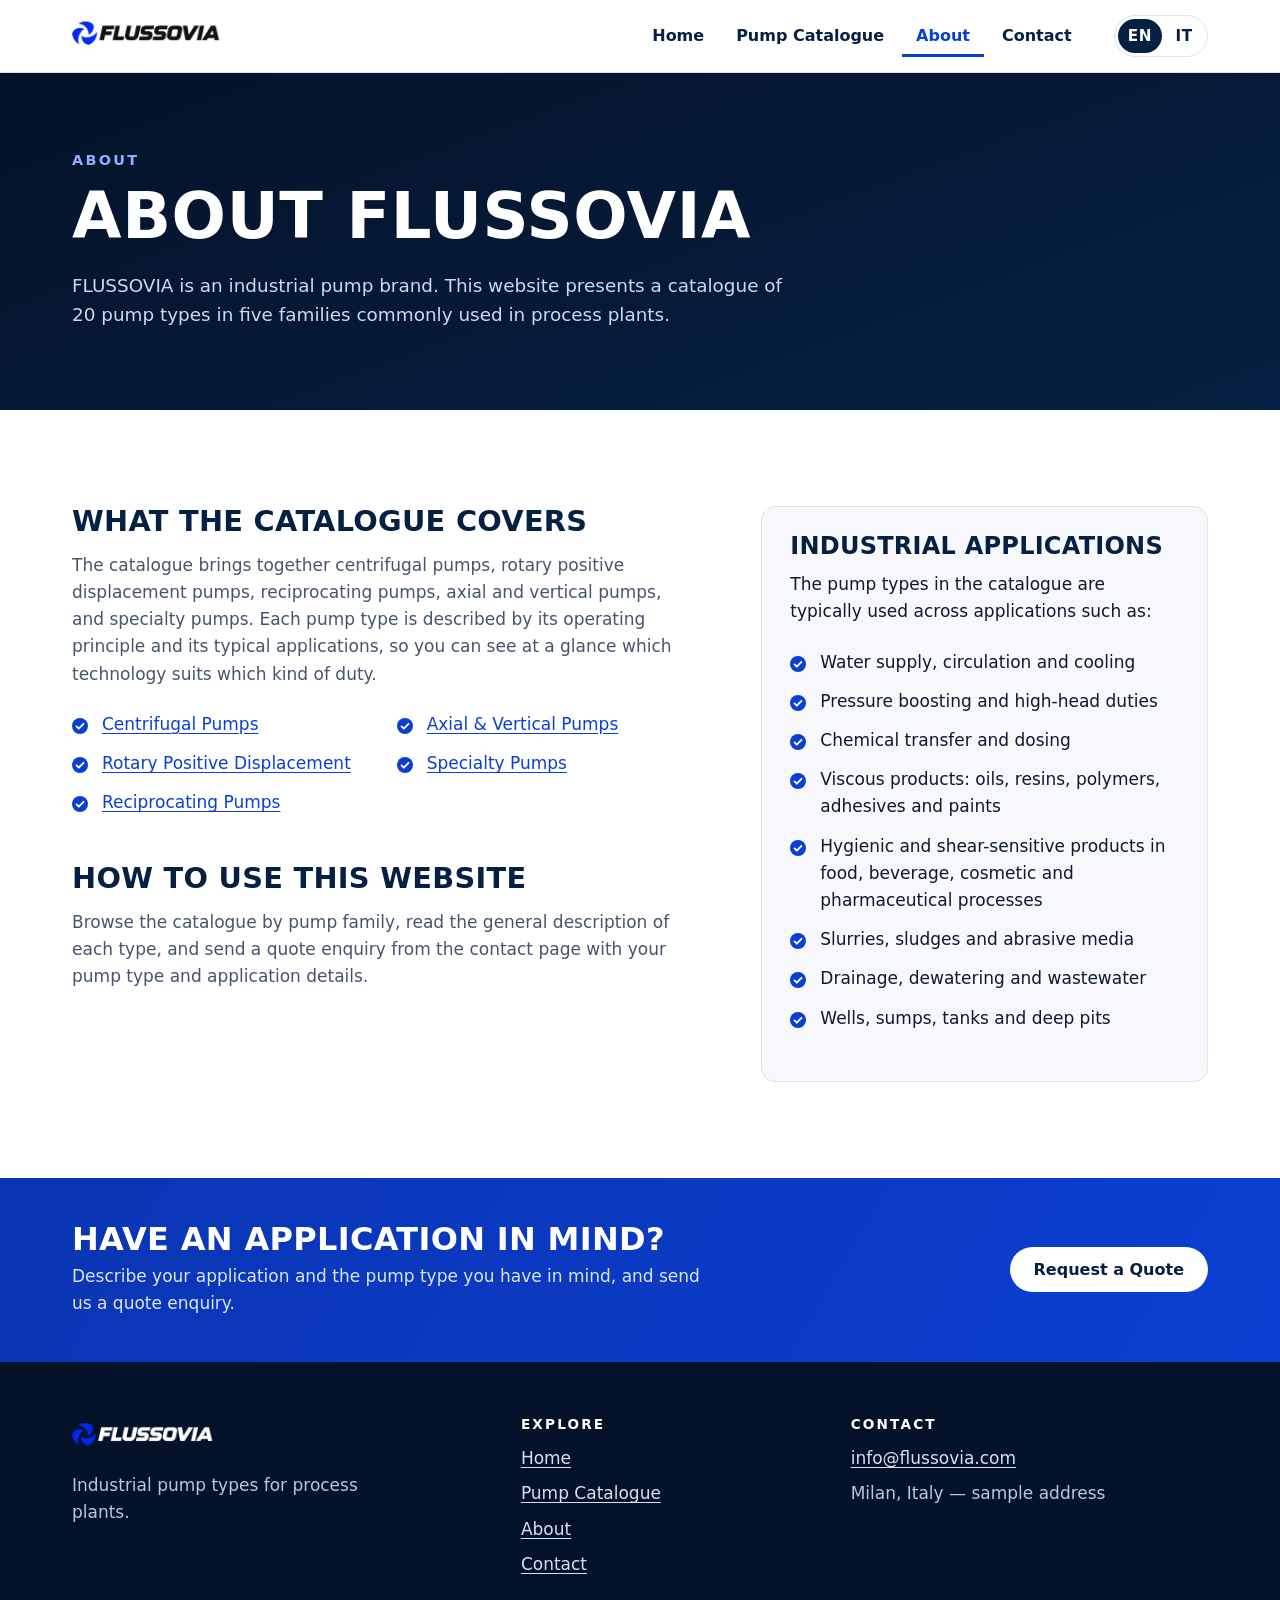
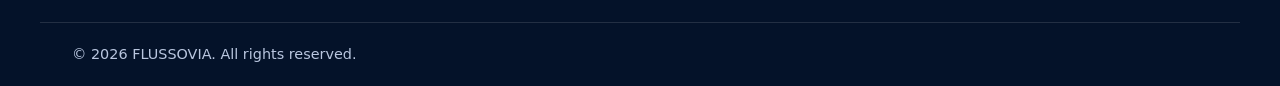
<file: en/about/index.html>
<!doctype html>
<html lang="en">
<head>
  <meta charset="utf-8">
  <meta name="viewport" content="width=device-width, initial-scale=1">
  <title>About FLUSSOVIA – Industrial Pump Brand</title>
  <meta name="description" content="About FLUSSOVIA, an industrial pump brand, and the process-plant applications covered by its catalogue of 20 pump types.">
  <meta name="theme-color" content="#062043">
  <link rel="canonical" href="https://flussovia.com/en/about/">
  <link rel="alternate" hreflang="en" href="https://flussovia.com/en/about/">
  <link rel="alternate" hreflang="it" href="https://flussovia.com/it/chi-siamo/">
  <link rel="alternate" hreflang="x-default" href="https://flussovia.com/en/about/">
  <meta property="og:type" content="website">
  <meta property="og:site_name" content="FLUSSOVIA">
  <meta property="og:title" content="About FLUSSOVIA – Industrial Pump Brand">
  <meta property="og:description" content="About FLUSSOVIA, an industrial pump brand, and the process-plant applications covered by its catalogue of 20 pump types.">
  <meta property="og:url" content="https://flussovia.com/en/about/">
  <meta property="og:image" content="https://flussovia.com/assets/img/poster-preview.webp">
  <meta property="og:locale" content="en_GB"><meta property="og:locale:alternate" content="it_IT">
  <meta name="twitter:card" content="summary_large_image">
  <link rel="icon" type="image/png" sizes="64x64" href="/favicon.png">
  <link rel="apple-touch-icon" href="/assets/img/brand/apple-touch-icon.png">
  <link rel="stylesheet" href="/assets/css/styles.css">
  <script>document.documentElement.classList.add('js');</script>
  <script type="application/ld+json">{"@context":"https://schema.org","@type":"Organization","name":"FLUSSOVIA","url":"https://flussovia.com","logo":"https://flussovia.com/assets/img/brand/symbol-512.png","email":"info@flussovia.com"}</script>
</head>
<body class="page-about">
<a class="skip" href="#main">Skip to main content</a>
<header class="site-header">
  <div class="container site-header__inner">
    <a class="brand" href="/en/"><img src="/assets/img/brand/logo-640.png" width="640" height="213" alt="FLUSSOVIA – industrial pumps"></a>
    <button class="nav-toggle" type="button" aria-expanded="false" aria-controls="site-nav" data-nav-toggle>
      <span class="nav-toggle__bars" aria-hidden="true"></span><span class="sr-only">Menu</span>
    </button>
    <div class="site-header__panel" id="site-nav">
      <nav aria-label="Main navigation"><ul class="nav"><li><a href="/en/">Home</a></li><li><a href="/en/catalogue/">Pump Catalogue</a></li><li><a href="/en/about/" aria-current="page">About</a></li><li><a href="/en/contact/">Contact</a></li></ul></nav>
      <div class="lang" role="group" aria-label="Language"><span class="lang__item is-current" lang="en" aria-current="true"><span aria-hidden="true">EN</span><span class="sr-only">English</span></span><span class="lang__sep" aria-hidden="true">/</span><a class="lang__item" href="/it/chi-siamo/" hreflang="it" lang="it" data-lang="it" title="Italiano"><span aria-hidden="true">IT</span><span class="sr-only">Italiano</span></a></div>
    </div>
  </div>
</header>
<main id="main">
<section class="page-head">
  <div class="container">
    <p class="eyebrow">About</p>
    <h1>About FLUSSOVIA</h1>
    <p class="lead">FLUSSOVIA is an industrial pump brand. This website presents a catalogue of 20 pump types in five families commonly used in process plants.</p>
  </div>
</section>
<section class="section">
  <div class="container prose-grid">
    <div class="prose">
      <h2>What the catalogue covers</h2>
      <p>The catalogue brings together centrifugal pumps, rotary positive displacement pumps, reciprocating pumps, axial and vertical pumps, and specialty pumps. Each pump type is described by its operating principle and its typical applications, so you can see at a glance which technology suits which kind of duty.</p>
      <ul class="check-list check-list--cols"><li><a href="/en/catalogue/#centrifugal">Centrifugal Pumps</a></li><li><a href="/en/catalogue/#rotary">Rotary Positive Displacement</a></li><li><a href="/en/catalogue/#reciprocating">Reciprocating Pumps</a></li><li><a href="/en/catalogue/#axial">Axial &amp; Vertical Pumps</a></li><li><a href="/en/catalogue/#specialty">Specialty Pumps</a></li></ul>
      <h2>How to use this website</h2>
      <p>Browse the catalogue by pump family, read the general description of each type, and send a quote enquiry from the contact page with your pump type and application details.</p>
    </div>
    <aside class="panel">
      <h2>Industrial applications</h2>
      <p>The pump types in the catalogue are typically used across applications such as:</p>
      <ul class="check-list"><li>Water supply, circulation and cooling</li><li>Pressure boosting and high-head duties</li><li>Chemical transfer and dosing</li><li>Viscous products: oils, resins, polymers, adhesives and paints</li><li>Hygienic and shear-sensitive products in food, beverage, cosmetic and pharmaceutical processes</li><li>Slurries, sludges and abrasive media</li><li>Drainage, dewatering and wastewater</li><li>Wells, sumps, tanks and deep pits</li></ul>
    </aside>
  </div>
</section>
<section class="cta-band">
  <div class="container cta-band__inner">
    <div><h2>Have an application in mind?</h2><p>Describe your application and the pump type you have in mind, and send us a quote enquiry.</p></div>
    <a class="btn btn--light" href="/en/contact/#quote">Request a Quote</a>
  </div>
</section>
</main>
<footer class="site-footer">
  <div class="container site-footer__grid">
    <div>
      <a class="brand brand--light" href="/en/"><img src="/assets/img/brand/logo-light-640.png" width="640" height="213" alt="FLUSSOVIA – industrial pumps" loading="lazy"></a>
      <p class="site-footer__tag">Industrial pump types for process plants.</p>
    </div>
    <div>
      <h2 class="site-footer__h">Explore</h2>
      <ul class="site-footer__list"><li><a href="/en/">Home</a></li><li><a href="/en/catalogue/">Pump Catalogue</a></li><li><a href="/en/about/">About</a></li><li><a href="/en/contact/">Contact</a></li></ul>
    </div>
    <div>
      <h2 class="site-footer__h">Contact</h2>
      <ul class="site-footer__list">
        <li><a href="mailto:info@flussovia.com">info@flussovia.com</a></li>
        <li><span data-address>Milan, Italy — sample address</span></li>
      </ul>
    </div>
  </div>
  <div class="container site-footer__bar">© 2026 FLUSSOVIA. All rights reserved.</div>
</footer>
<script src="/assets/js/main.js" defer></script>
</body>
</html>
</file>
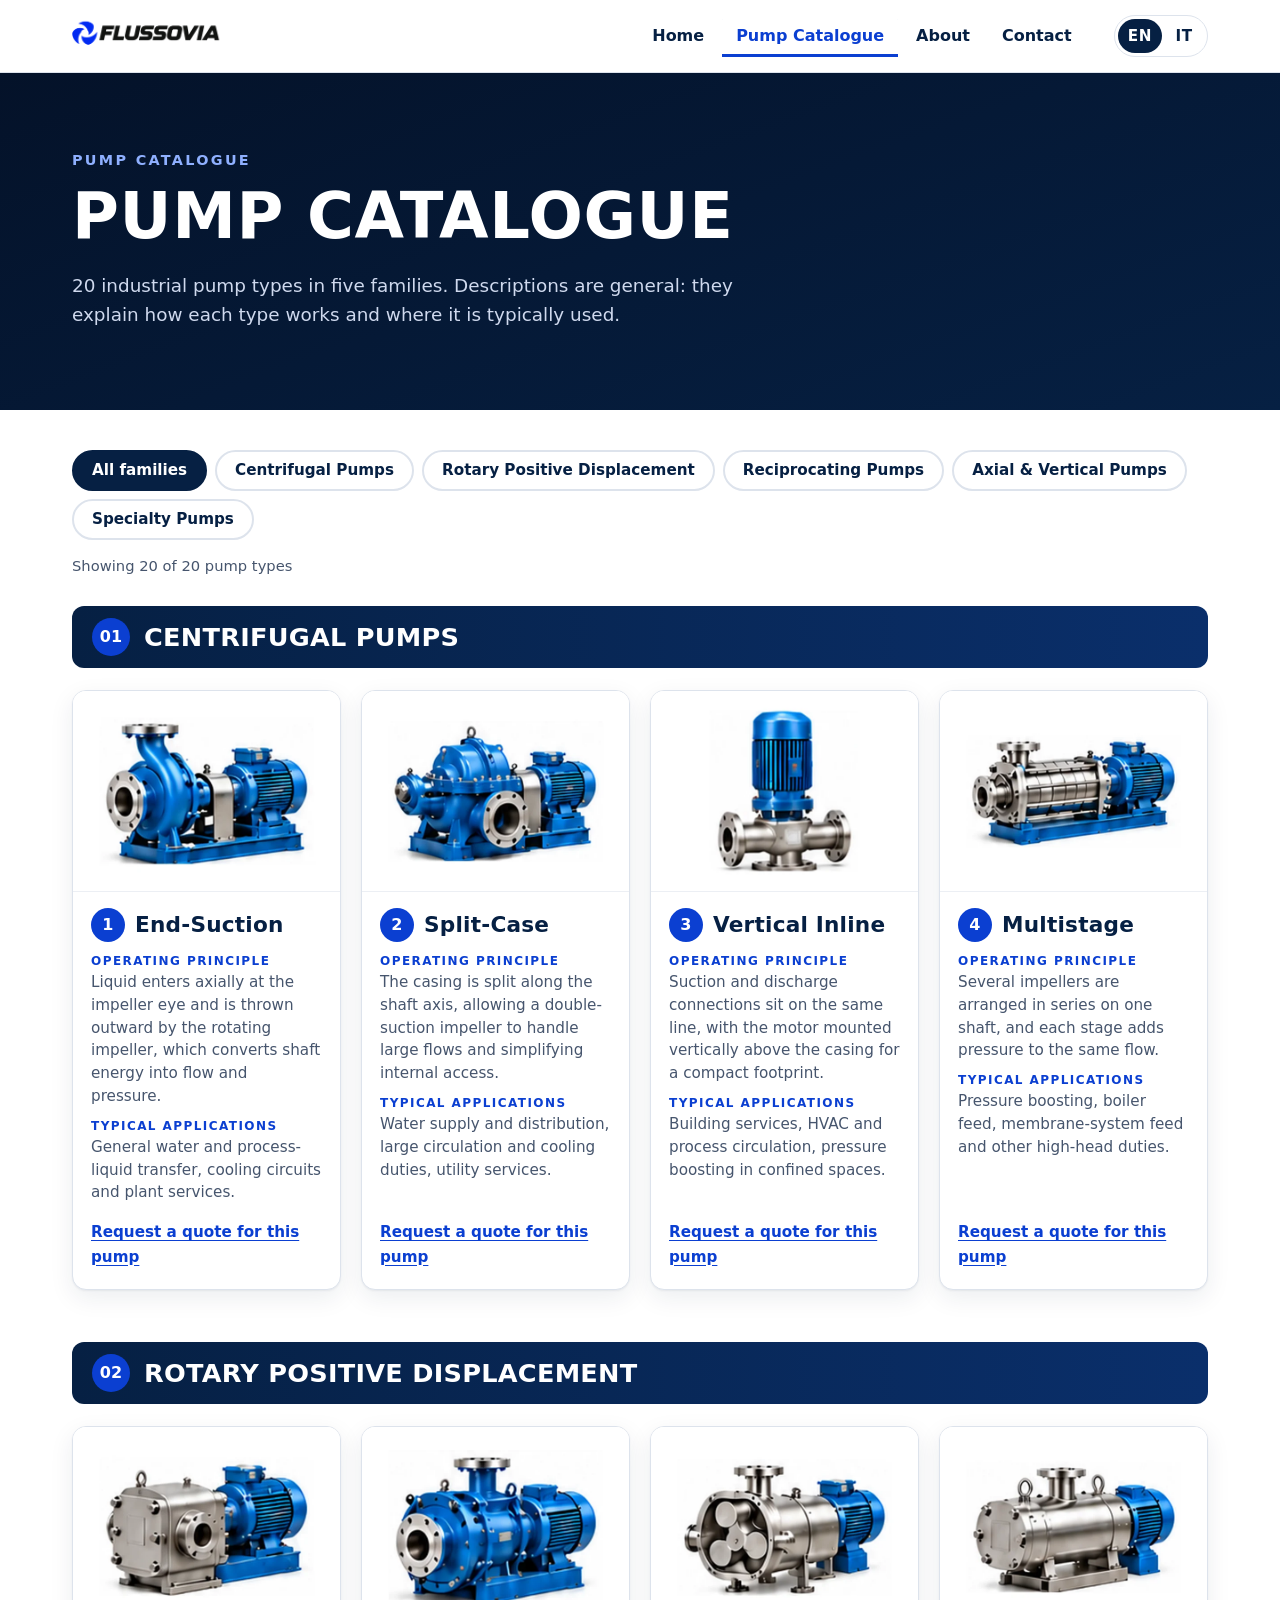
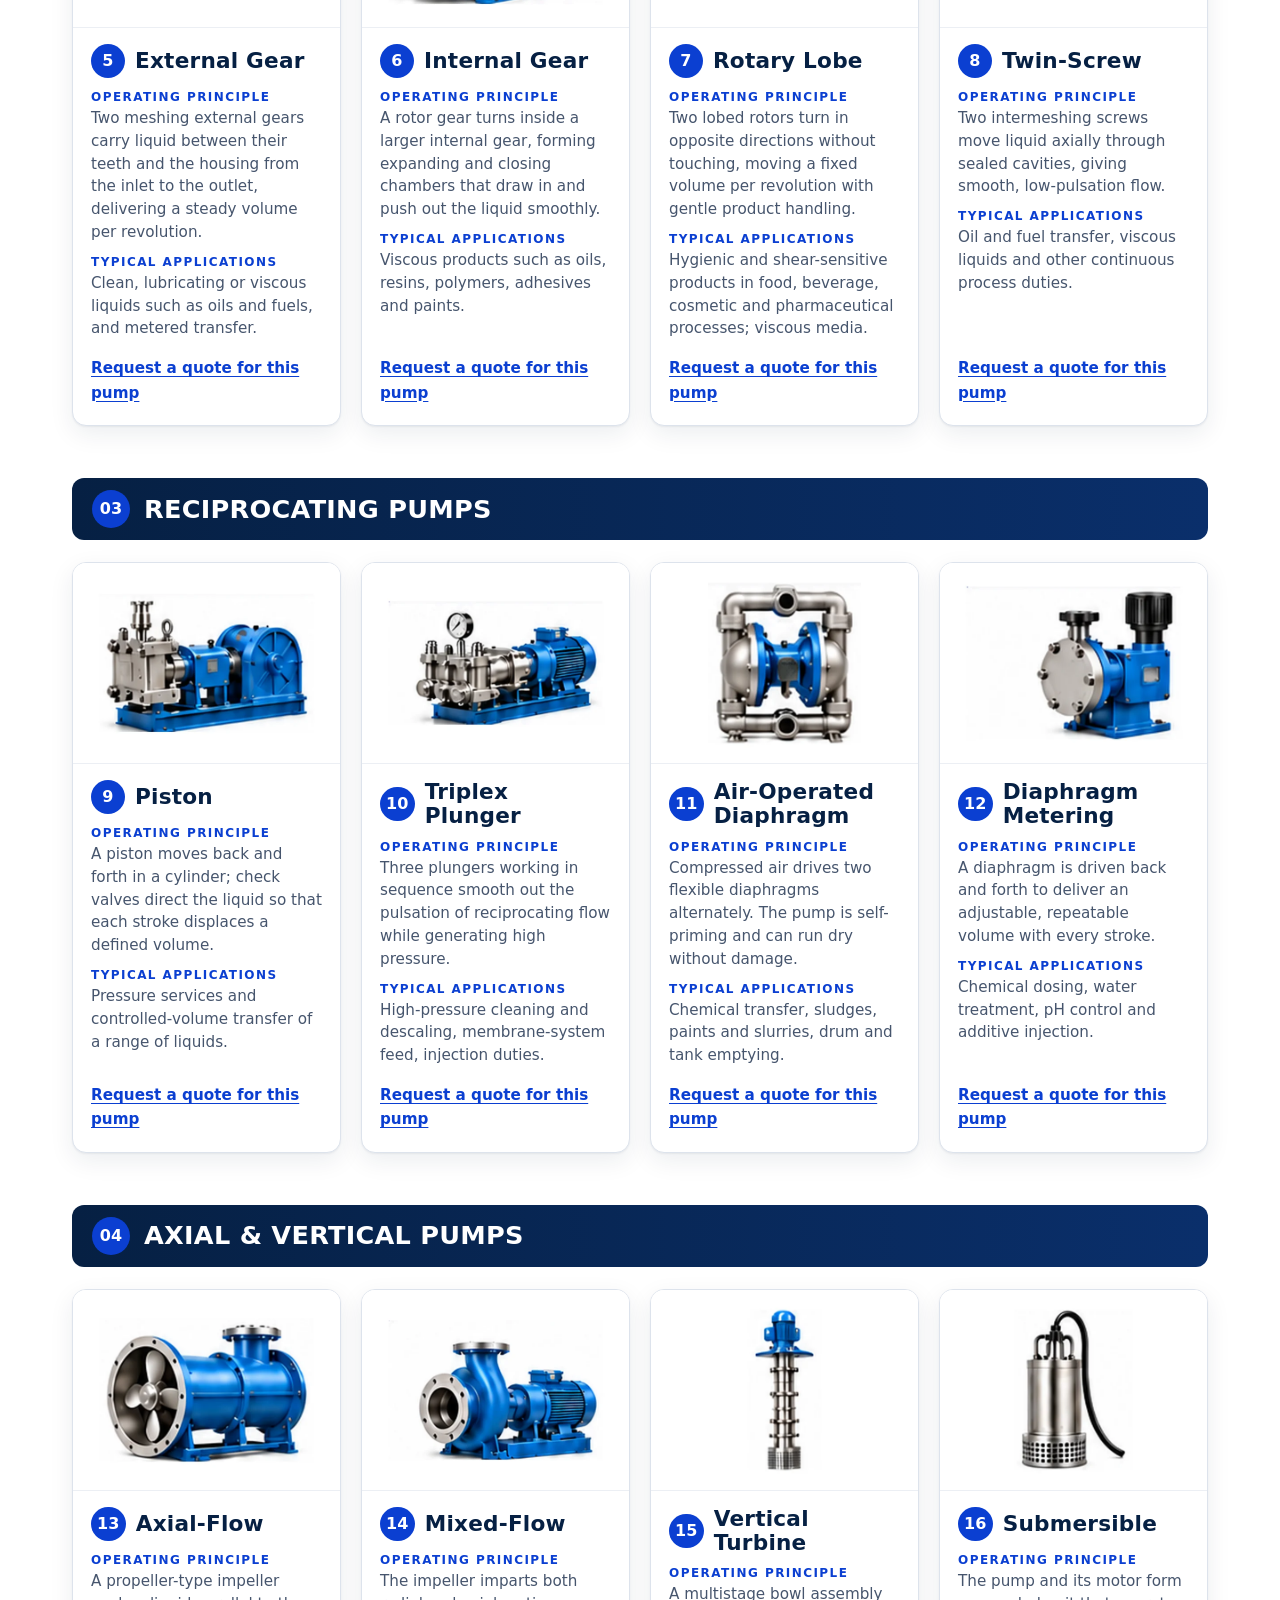
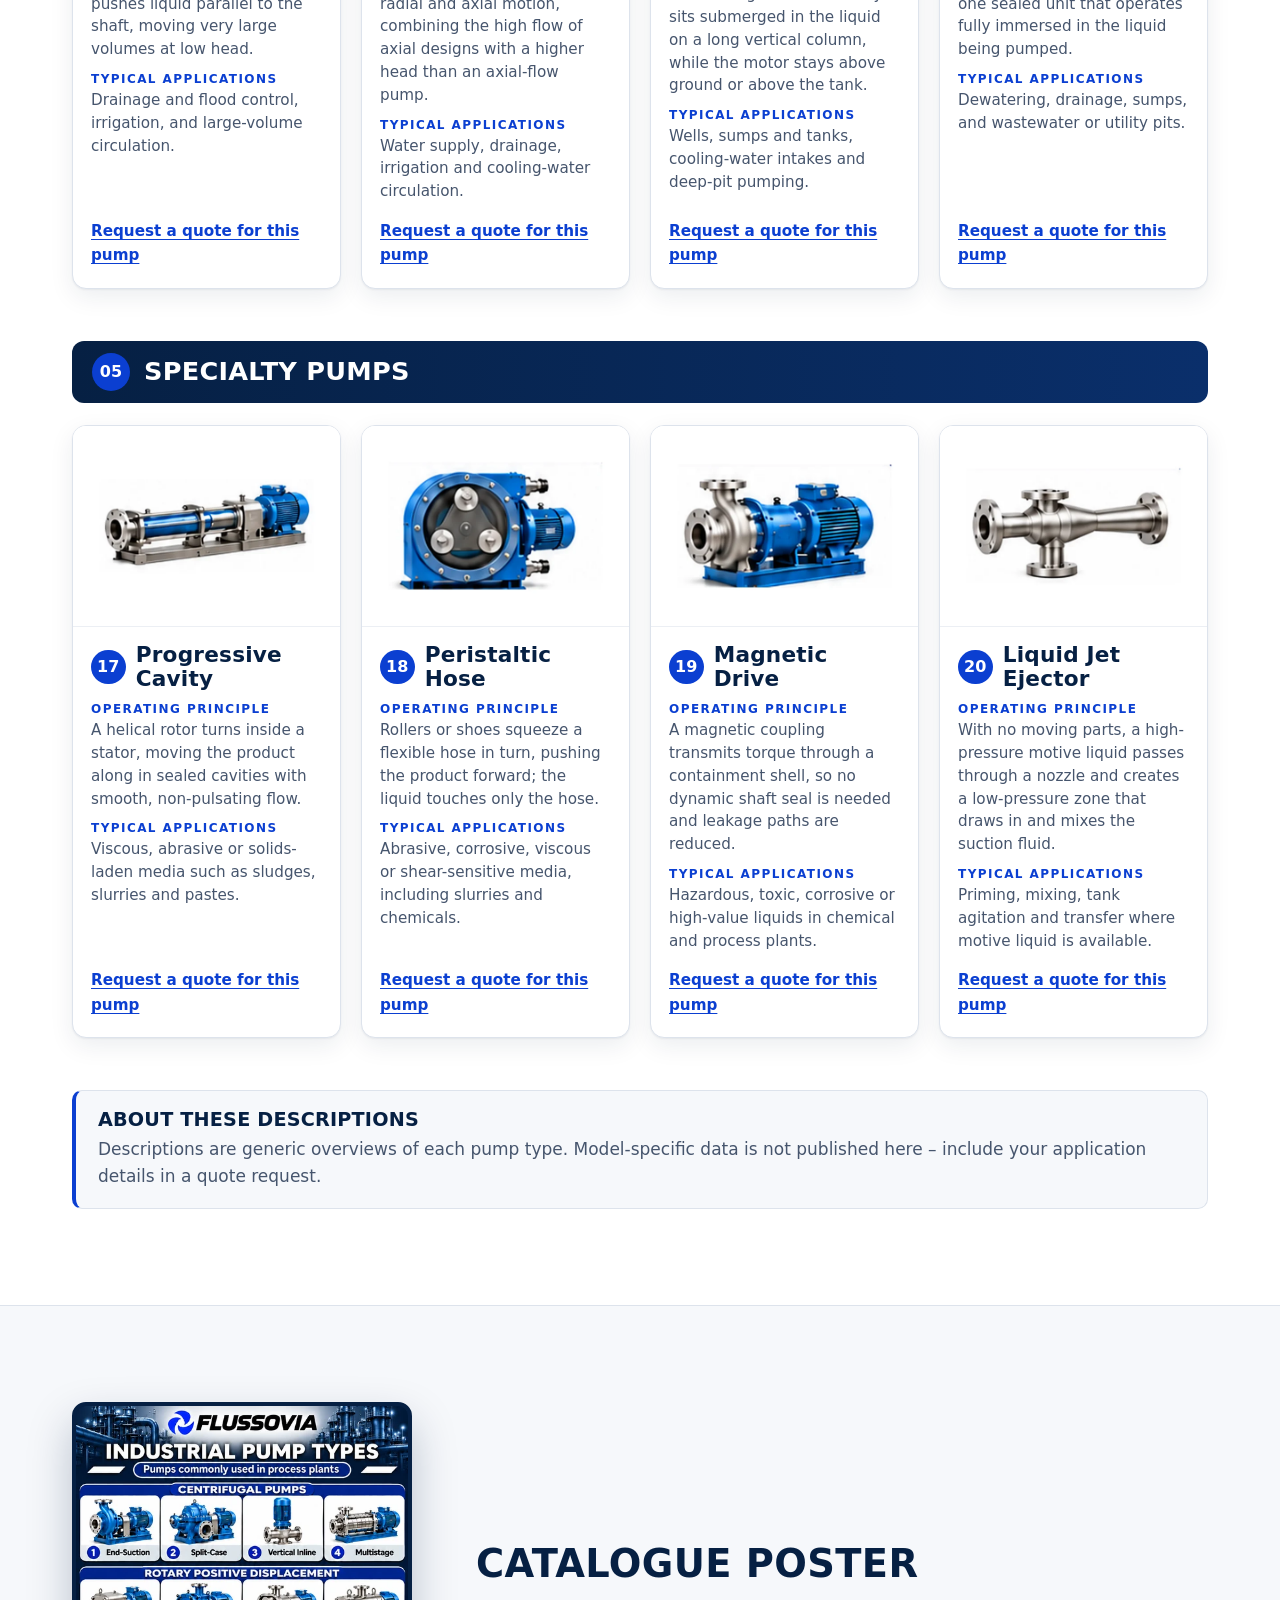
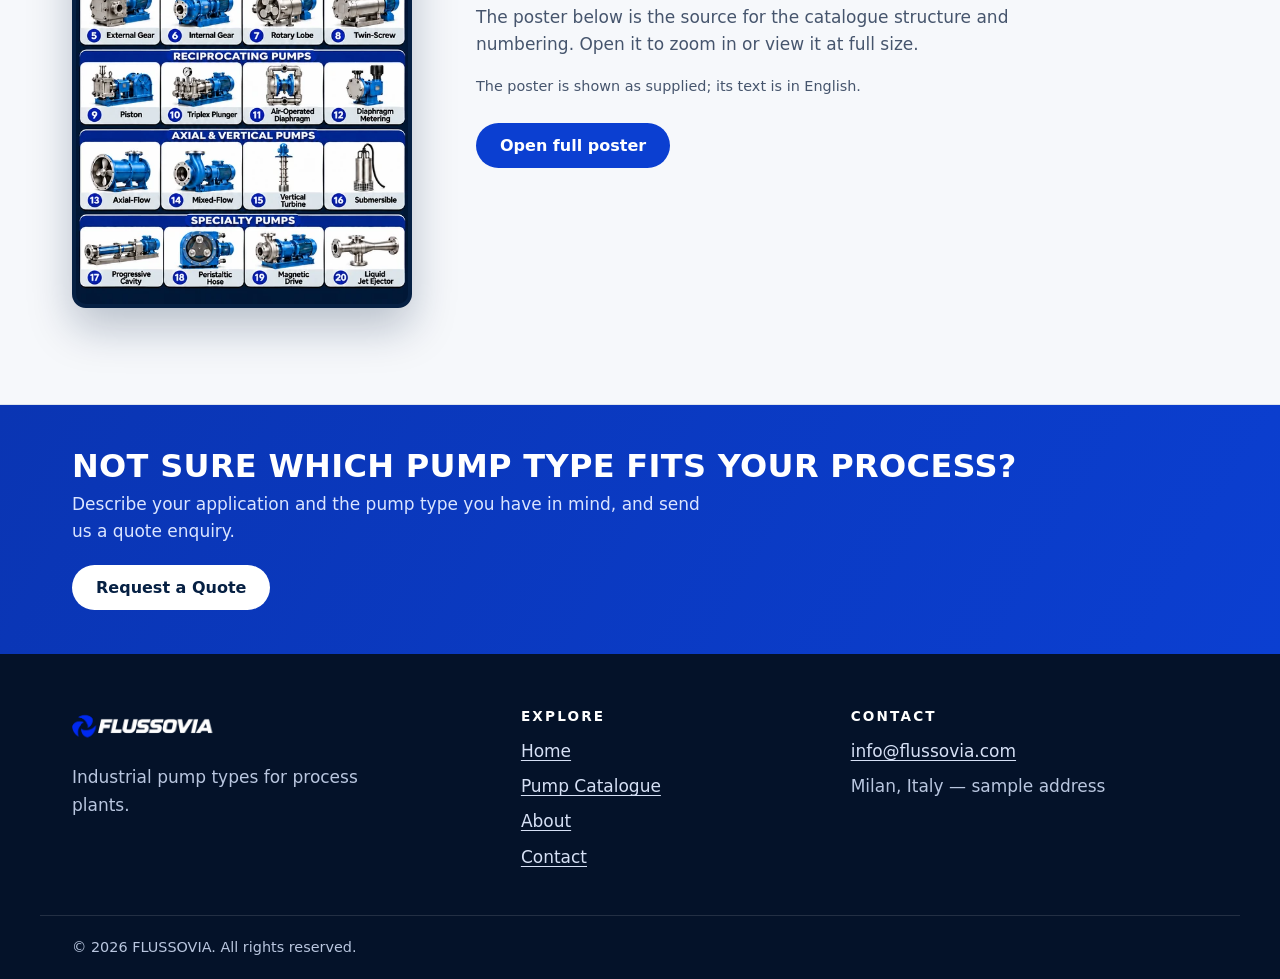
<file: en/catalogue/index.html>
<!doctype html>
<html lang="en">
<head>
  <meta charset="utf-8">
  <meta name="viewport" content="width=device-width, initial-scale=1">
  <title>Pump Catalogue – 20 Industrial Pump Types | FLUSSOVIA</title>
  <meta name="description" content="Browse the FLUSSOVIA pump catalogue: 20 industrial pump types in five families, each with its operating principle and typical applications.">
  <meta name="theme-color" content="#062043">
  <link rel="canonical" href="https://flussovia.com/en/catalogue/">
  <link rel="alternate" hreflang="en" href="https://flussovia.com/en/catalogue/">
  <link rel="alternate" hreflang="it" href="https://flussovia.com/it/catalogo/">
  <link rel="alternate" hreflang="x-default" href="https://flussovia.com/en/catalogue/">
  <meta property="og:type" content="website">
  <meta property="og:site_name" content="FLUSSOVIA">
  <meta property="og:title" content="Pump Catalogue – 20 Industrial Pump Types | FLUSSOVIA">
  <meta property="og:description" content="Browse the FLUSSOVIA pump catalogue: 20 industrial pump types in five families, each with its operating principle and typical applications.">
  <meta property="og:url" content="https://flussovia.com/en/catalogue/">
  <meta property="og:image" content="https://flussovia.com/assets/img/poster-preview.webp">
  <meta property="og:locale" content="en_GB"><meta property="og:locale:alternate" content="it_IT">
  <meta name="twitter:card" content="summary_large_image">
  <link rel="icon" type="image/png" sizes="64x64" href="/favicon.png">
  <link rel="apple-touch-icon" href="/assets/img/brand/apple-touch-icon.png">
  <link rel="stylesheet" href="/assets/css/styles.css">
  <script>document.documentElement.classList.add('js');</script>
  <script type="application/ld+json">{"@context":"https://schema.org","@type":"Organization","name":"FLUSSOVIA","url":"https://flussovia.com","logo":"https://flussovia.com/assets/img/brand/symbol-512.png","email":"info@flussovia.com"}</script>
</head>
<body class="page-catalogue">
<a class="skip" href="#main">Skip to main content</a>
<header class="site-header">
  <div class="container site-header__inner">
    <a class="brand" href="/en/"><img src="/assets/img/brand/logo-640.png" width="640" height="213" alt="FLUSSOVIA – industrial pumps"></a>
    <button class="nav-toggle" type="button" aria-expanded="false" aria-controls="site-nav" data-nav-toggle>
      <span class="nav-toggle__bars" aria-hidden="true"></span><span class="sr-only">Menu</span>
    </button>
    <div class="site-header__panel" id="site-nav">
      <nav aria-label="Main navigation"><ul class="nav"><li><a href="/en/">Home</a></li><li><a href="/en/catalogue/" aria-current="page">Pump Catalogue</a></li><li><a href="/en/about/">About</a></li><li><a href="/en/contact/">Contact</a></li></ul></nav>
      <div class="lang" role="group" aria-label="Language"><span class="lang__item is-current" lang="en" aria-current="true"><span aria-hidden="true">EN</span><span class="sr-only">English</span></span><span class="lang__sep" aria-hidden="true">/</span><a class="lang__item" href="/it/catalogo/" hreflang="it" lang="it" data-lang="it" title="Italiano"><span aria-hidden="true">IT</span><span class="sr-only">Italiano</span></a></div>
    </div>
  </div>
</header>
<main id="main">
<section class="page-head">
  <div class="container">
    <p class="eyebrow">Pump Catalogue</p>
    <h1>Pump Catalogue</h1>
    <p class="lead">20 industrial pump types in five families. Descriptions are general: they explain how each type works and where it is typically used.</p>
  </div>
</section>
<section class="section section--tight">
  <div class="container">
    <div class="filters" role="group" aria-label="Filter by pump family" data-filters><button type="button" class="chip is-active" data-filter="all" aria-pressed="true">All families</button><button type="button" class="chip" data-filter="centrifugal" aria-pressed="false">Centrifugal Pumps</button><button type="button" class="chip" data-filter="rotary" aria-pressed="false">Rotary Positive Displacement</button><button type="button" class="chip" data-filter="reciprocating" aria-pressed="false">Reciprocating Pumps</button><button type="button" class="chip" data-filter="axial" aria-pressed="false">Axial &amp; Vertical Pumps</button><button type="button" class="chip" data-filter="specialty" aria-pressed="false">Specialty Pumps</button></div>
    <p class="filters__status" role="status" aria-live="polite" data-filter-status data-showing="Showing" data-of="of" data-word="pump types">Showing 20 of 20 pump types</p>
    <div class="families" data-families>
<section class="family" id="centrifugal" data-family="centrifugal" aria-labelledby="h-centrifugal">
  <h2 class="band" id="h-centrifugal"><span class="band__no">01</span>Centrifugal Pumps</h2>
  <div class="card-grid">
<article class="card" id="pump-end-suction">
  <div class="card__media"><img src="/assets/img/pumps/01-end-suction-600.webp" srcset="/assets/img/pumps/01-end-suction-600.webp 600w, /assets/img/pumps/01-end-suction.webp 1200w" sizes="(min-width: 1100px) 25vw, (min-width: 700px) 33vw, 100vw" width="600" height="450" alt="Blue and stainless steel end-suction centrifugal pump with motor on a baseplate" loading="lazy" decoding="async"></div>
  <div class="card__body">
    <h3 class="card__title"><span class="badge"><span class="sr-only">Pump type </span>1</span><span>End-Suction</span></h3>
    <dl class="card__facts">
      <dt>Operating principle</dt><dd>Liquid enters axially at the impeller eye and is thrown outward by the rotating impeller, which converts shaft energy into flow and pressure.</dd>
      <dt>Typical applications</dt><dd>General water and process-liquid transfer, cooling circuits and plant services.</dd>
    </dl>
    <a class="card__link" href="/en/contact/?pump=end-suction#quote">Request a quote for this pump<span class="sr-only">: End-Suction</span></a>
  </div>
</article>
<article class="card" id="pump-split-case">
  <div class="card__media"><img src="/assets/img/pumps/02-split-case-600.webp" srcset="/assets/img/pumps/02-split-case-600.webp 600w, /assets/img/pumps/02-split-case.webp 1200w" sizes="(min-width: 1100px) 25vw, (min-width: 700px) 33vw, 100vw" width="600" height="450" alt="Blue split-case centrifugal pump with horizontally split casing and motor" loading="lazy" decoding="async"></div>
  <div class="card__body">
    <h3 class="card__title"><span class="badge"><span class="sr-only">Pump type </span>2</span><span>Split-Case</span></h3>
    <dl class="card__facts">
      <dt>Operating principle</dt><dd>The casing is split along the shaft axis, allowing a double-suction impeller to handle large flows and simplifying internal access.</dd>
      <dt>Typical applications</dt><dd>Water supply and distribution, large circulation and cooling duties, utility services.</dd>
    </dl>
    <a class="card__link" href="/en/contact/?pump=split-case#quote">Request a quote for this pump<span class="sr-only">: Split-Case</span></a>
  </div>
</article>
<article class="card" id="pump-vertical-inline">
  <div class="card__media"><img src="/assets/img/pumps/03-vertical-inline-600.webp" srcset="/assets/img/pumps/03-vertical-inline-600.webp 600w, /assets/img/pumps/03-vertical-inline.webp 1200w" sizes="(min-width: 1100px) 25vw, (min-width: 700px) 33vw, 100vw" width="600" height="450" alt="Vertical inline centrifugal pump with blue motor mounted above stainless steel flanged casing" loading="lazy" decoding="async"></div>
  <div class="card__body">
    <h3 class="card__title"><span class="badge"><span class="sr-only">Pump type </span>3</span><span>Vertical Inline</span></h3>
    <dl class="card__facts">
      <dt>Operating principle</dt><dd>Suction and discharge connections sit on the same line, with the motor mounted vertically above the casing for a compact footprint.</dd>
      <dt>Typical applications</dt><dd>Building services, HVAC and process circulation, pressure boosting in confined spaces.</dd>
    </dl>
    <a class="card__link" href="/en/contact/?pump=vertical-inline#quote">Request a quote for this pump<span class="sr-only">: Vertical Inline</span></a>
  </div>
</article>
<article class="card" id="pump-multistage">
  <div class="card__media"><img src="/assets/img/pumps/04-multistage-600.webp" srcset="/assets/img/pumps/04-multistage-600.webp 600w, /assets/img/pumps/04-multistage.webp 1200w" sizes="(min-width: 1100px) 25vw, (min-width: 700px) 33vw, 100vw" width="600" height="450" alt="Horizontal multistage centrifugal pump with stainless steel barrel and blue motor" loading="lazy" decoding="async"></div>
  <div class="card__body">
    <h3 class="card__title"><span class="badge"><span class="sr-only">Pump type </span>4</span><span>Multistage</span></h3>
    <dl class="card__facts">
      <dt>Operating principle</dt><dd>Several impellers are arranged in series on one shaft, and each stage adds pressure to the same flow.</dd>
      <dt>Typical applications</dt><dd>Pressure boosting, boiler feed, membrane-system feed and other high-head duties.</dd>
    </dl>
    <a class="card__link" href="/en/contact/?pump=multistage#quote">Request a quote for this pump<span class="sr-only">: Multistage</span></a>
  </div>
</article>
  </div>
</section>
<section class="family" id="rotary" data-family="rotary" aria-labelledby="h-rotary">
  <h2 class="band" id="h-rotary"><span class="band__no">02</span>Rotary Positive Displacement</h2>
  <div class="card-grid">
<article class="card" id="pump-external-gear">
  <div class="card__media"><img src="/assets/img/pumps/05-external-gear-600.webp" srcset="/assets/img/pumps/05-external-gear-600.webp 600w, /assets/img/pumps/05-external-gear.webp 1200w" sizes="(min-width: 1100px) 25vw, (min-width: 700px) 33vw, 100vw" width="600" height="450" alt="External gear pump with stainless steel housing and blue motor" loading="lazy" decoding="async"></div>
  <div class="card__body">
    <h3 class="card__title"><span class="badge"><span class="sr-only">Pump type </span>5</span><span>External Gear</span></h3>
    <dl class="card__facts">
      <dt>Operating principle</dt><dd>Two meshing external gears carry liquid between their teeth and the housing from the inlet to the outlet, delivering a steady volume per revolution.</dd>
      <dt>Typical applications</dt><dd>Clean, lubricating or viscous liquids such as oils and fuels, and metered transfer.</dd>
    </dl>
    <a class="card__link" href="/en/contact/?pump=external-gear#quote">Request a quote for this pump<span class="sr-only">: External Gear</span></a>
  </div>
</article>
<article class="card" id="pump-internal-gear">
  <div class="card__media"><img src="/assets/img/pumps/06-internal-gear-600.webp" srcset="/assets/img/pumps/06-internal-gear-600.webp 600w, /assets/img/pumps/06-internal-gear.webp 1200w" sizes="(min-width: 1100px) 25vw, (min-width: 700px) 33vw, 100vw" width="600" height="450" alt="Blue internal gear pump with flanged connections and motor" loading="lazy" decoding="async"></div>
  <div class="card__body">
    <h3 class="card__title"><span class="badge"><span class="sr-only">Pump type </span>6</span><span>Internal Gear</span></h3>
    <dl class="card__facts">
      <dt>Operating principle</dt><dd>A rotor gear turns inside a larger internal gear, forming expanding and closing chambers that draw in and push out the liquid smoothly.</dd>
      <dt>Typical applications</dt><dd>Viscous products such as oils, resins, polymers, adhesives and paints.</dd>
    </dl>
    <a class="card__link" href="/en/contact/?pump=internal-gear#quote">Request a quote for this pump<span class="sr-only">: Internal Gear</span></a>
  </div>
</article>
<article class="card" id="pump-rotary-lobe">
  <div class="card__media"><img src="/assets/img/pumps/07-rotary-lobe-600.webp" srcset="/assets/img/pumps/07-rotary-lobe-600.webp 600w, /assets/img/pumps/07-rotary-lobe.webp 1200w" sizes="(min-width: 1100px) 25vw, (min-width: 700px) 33vw, 100vw" width="600" height="450" alt="Stainless steel rotary lobe pump with visible lobes and blue motor" loading="lazy" decoding="async"></div>
  <div class="card__body">
    <h3 class="card__title"><span class="badge"><span class="sr-only">Pump type </span>7</span><span>Rotary Lobe</span></h3>
    <dl class="card__facts">
      <dt>Operating principle</dt><dd>Two lobed rotors turn in opposite directions without touching, moving a fixed volume per revolution with gentle product handling.</dd>
      <dt>Typical applications</dt><dd>Hygienic and shear-sensitive products in food, beverage, cosmetic and pharmaceutical processes; viscous media.</dd>
    </dl>
    <a class="card__link" href="/en/contact/?pump=rotary-lobe#quote">Request a quote for this pump<span class="sr-only">: Rotary Lobe</span></a>
  </div>
</article>
<article class="card" id="pump-twin-screw">
  <div class="card__media"><img src="/assets/img/pumps/08-twin-screw-600.webp" srcset="/assets/img/pumps/08-twin-screw-600.webp 600w, /assets/img/pumps/08-twin-screw.webp 1200w" sizes="(min-width: 1100px) 25vw, (min-width: 700px) 33vw, 100vw" width="600" height="450" alt="Horizontal stainless steel twin-screw pump with lifting eyes and blue motor" loading="lazy" decoding="async"></div>
  <div class="card__body">
    <h3 class="card__title"><span class="badge"><span class="sr-only">Pump type </span>8</span><span>Twin-Screw</span></h3>
    <dl class="card__facts">
      <dt>Operating principle</dt><dd>Two intermeshing screws move liquid axially through sealed cavities, giving smooth, low-pulsation flow.</dd>
      <dt>Typical applications</dt><dd>Oil and fuel transfer, viscous liquids and other continuous process duties.</dd>
    </dl>
    <a class="card__link" href="/en/contact/?pump=twin-screw#quote">Request a quote for this pump<span class="sr-only">: Twin-Screw</span></a>
  </div>
</article>
  </div>
</section>
<section class="family" id="reciprocating" data-family="reciprocating" aria-labelledby="h-reciprocating">
  <h2 class="band" id="h-reciprocating"><span class="band__no">03</span>Reciprocating Pumps</h2>
  <div class="card-grid">
<article class="card" id="pump-piston">
  <div class="card__media"><img src="/assets/img/pumps/09-piston-600.webp" srcset="/assets/img/pumps/09-piston-600.webp 600w, /assets/img/pumps/09-piston.webp 1200w" sizes="(min-width: 1100px) 25vw, (min-width: 700px) 33vw, 100vw" width="600" height="450" alt="Piston pump with stainless steel fluid end, blue gearbox and baseplate" loading="lazy" decoding="async"></div>
  <div class="card__body">
    <h3 class="card__title"><span class="badge"><span class="sr-only">Pump type </span>9</span><span>Piston</span></h3>
    <dl class="card__facts">
      <dt>Operating principle</dt><dd>A piston moves back and forth in a cylinder; check valves direct the liquid so that each stroke displaces a defined volume.</dd>
      <dt>Typical applications</dt><dd>Pressure services and controlled-volume transfer of a range of liquids.</dd>
    </dl>
    <a class="card__link" href="/en/contact/?pump=piston#quote">Request a quote for this pump<span class="sr-only">: Piston</span></a>
  </div>
</article>
<article class="card" id="pump-triplex-plunger">
  <div class="card__media"><img src="/assets/img/pumps/10-triplex-plunger-600.webp" srcset="/assets/img/pumps/10-triplex-plunger-600.webp 600w, /assets/img/pumps/10-triplex-plunger.webp 1200w" sizes="(min-width: 1100px) 25vw, (min-width: 700px) 33vw, 100vw" width="600" height="450" alt="Triplex plunger pump with pressure gauge, stainless steel manifold and blue motor" loading="lazy" decoding="async"></div>
  <div class="card__body">
    <h3 class="card__title"><span class="badge"><span class="sr-only">Pump type </span>10</span><span>Triplex Plunger</span></h3>
    <dl class="card__facts">
      <dt>Operating principle</dt><dd>Three plungers working in sequence smooth out the pulsation of reciprocating flow while generating high pressure.</dd>
      <dt>Typical applications</dt><dd>High-pressure cleaning and descaling, membrane-system feed, injection duties.</dd>
    </dl>
    <a class="card__link" href="/en/contact/?pump=triplex-plunger#quote">Request a quote for this pump<span class="sr-only">: Triplex Plunger</span></a>
  </div>
</article>
<article class="card" id="pump-air-operated-diaphragm">
  <div class="card__media"><img src="/assets/img/pumps/11-air-operated-diaphragm-600.webp" srcset="/assets/img/pumps/11-air-operated-diaphragm-600.webp 600w, /assets/img/pumps/11-air-operated-diaphragm.webp 1200w" sizes="(min-width: 1100px) 25vw, (min-width: 700px) 33vw, 100vw" width="600" height="450" alt="Air-operated double diaphragm pump with stainless steel body and blue centre section" loading="lazy" decoding="async"></div>
  <div class="card__body">
    <h3 class="card__title"><span class="badge"><span class="sr-only">Pump type </span>11</span><span>Air-Operated Diaphragm</span></h3>
    <dl class="card__facts">
      <dt>Operating principle</dt><dd>Compressed air drives two flexible diaphragms alternately. The pump is self-priming and can run dry without damage.</dd>
      <dt>Typical applications</dt><dd>Chemical transfer, sludges, paints and slurries, drum and tank emptying.</dd>
    </dl>
    <a class="card__link" href="/en/contact/?pump=air-operated-diaphragm#quote">Request a quote for this pump<span class="sr-only">: Air-Operated Diaphragm</span></a>
  </div>
</article>
<article class="card" id="pump-diaphragm-metering">
  <div class="card__media"><img src="/assets/img/pumps/12-diaphragm-metering-600.webp" srcset="/assets/img/pumps/12-diaphragm-metering-600.webp 600w, /assets/img/pumps/12-diaphragm-metering.webp 1200w" sizes="(min-width: 1100px) 25vw, (min-width: 700px) 33vw, 100vw" width="600" height="450" alt="Diaphragm metering pump with blue drive housing, stainless steel head and black adjustment knob" loading="lazy" decoding="async"></div>
  <div class="card__body">
    <h3 class="card__title"><span class="badge"><span class="sr-only">Pump type </span>12</span><span>Diaphragm Metering</span></h3>
    <dl class="card__facts">
      <dt>Operating principle</dt><dd>A diaphragm is driven back and forth to deliver an adjustable, repeatable volume with every stroke.</dd>
      <dt>Typical applications</dt><dd>Chemical dosing, water treatment, pH control and additive injection.</dd>
    </dl>
    <a class="card__link" href="/en/contact/?pump=diaphragm-metering#quote">Request a quote for this pump<span class="sr-only">: Diaphragm Metering</span></a>
  </div>
</article>
  </div>
</section>
<section class="family" id="axial" data-family="axial" aria-labelledby="h-axial">
  <h2 class="band" id="h-axial"><span class="band__no">04</span>Axial &amp; Vertical Pumps</h2>
  <div class="card-grid">
<article class="card" id="pump-axial-flow">
  <div class="card__media"><img src="/assets/img/pumps/13-axial-flow-600.webp" srcset="/assets/img/pumps/13-axial-flow-600.webp 600w, /assets/img/pumps/13-axial-flow.webp 1200w" sizes="(min-width: 1100px) 25vw, (min-width: 700px) 33vw, 100vw" width="600" height="450" alt="Blue axial-flow pump with propeller-type impeller visible in the inlet" loading="lazy" decoding="async"></div>
  <div class="card__body">
    <h3 class="card__title"><span class="badge"><span class="sr-only">Pump type </span>13</span><span>Axial-Flow</span></h3>
    <dl class="card__facts">
      <dt>Operating principle</dt><dd>A propeller-type impeller pushes liquid parallel to the shaft, moving very large volumes at low head.</dd>
      <dt>Typical applications</dt><dd>Drainage and flood control, irrigation, and large-volume circulation.</dd>
    </dl>
    <a class="card__link" href="/en/contact/?pump=axial-flow#quote">Request a quote for this pump<span class="sr-only">: Axial-Flow</span></a>
  </div>
</article>
<article class="card" id="pump-mixed-flow">
  <div class="card__media"><img src="/assets/img/pumps/14-mixed-flow-600.webp" srcset="/assets/img/pumps/14-mixed-flow-600.webp 600w, /assets/img/pumps/14-mixed-flow.webp 1200w" sizes="(min-width: 1100px) 25vw, (min-width: 700px) 33vw, 100vw" width="600" height="450" alt="Blue mixed-flow pump with flanged inlet and electric motor" loading="lazy" decoding="async"></div>
  <div class="card__body">
    <h3 class="card__title"><span class="badge"><span class="sr-only">Pump type </span>14</span><span>Mixed-Flow</span></h3>
    <dl class="card__facts">
      <dt>Operating principle</dt><dd>The impeller imparts both radial and axial motion, combining the high flow of axial designs with a higher head than an axial-flow pump.</dd>
      <dt>Typical applications</dt><dd>Water supply, drainage, irrigation and cooling-water circulation.</dd>
    </dl>
    <a class="card__link" href="/en/contact/?pump=mixed-flow#quote">Request a quote for this pump<span class="sr-only">: Mixed-Flow</span></a>
  </div>
</article>
<article class="card" id="pump-vertical-turbine">
  <div class="card__media"><img src="/assets/img/pumps/15-vertical-turbine-600.webp" srcset="/assets/img/pumps/15-vertical-turbine-600.webp 600w, /assets/img/pumps/15-vertical-turbine.webp 1200w" sizes="(min-width: 1100px) 25vw, (min-width: 700px) 33vw, 100vw" width="600" height="450" alt="Vertical turbine pump with long column and stainless steel bowl assembly under a blue motor head" loading="lazy" decoding="async"></div>
  <div class="card__body">
    <h3 class="card__title"><span class="badge"><span class="sr-only">Pump type </span>15</span><span>Vertical Turbine</span></h3>
    <dl class="card__facts">
      <dt>Operating principle</dt><dd>A multistage bowl assembly sits submerged in the liquid on a long vertical column, while the motor stays above ground or above the tank.</dd>
      <dt>Typical applications</dt><dd>Wells, sumps and tanks, cooling-water intakes and deep-pit pumping.</dd>
    </dl>
    <a class="card__link" href="/en/contact/?pump=vertical-turbine#quote">Request a quote for this pump<span class="sr-only">: Vertical Turbine</span></a>
  </div>
</article>
<article class="card" id="pump-submersible">
  <div class="card__media"><img src="/assets/img/pumps/16-submersible-600.webp" srcset="/assets/img/pumps/16-submersible-600.webp 600w, /assets/img/pumps/16-submersible.webp 1200w" sizes="(min-width: 1100px) 25vw, (min-width: 700px) 33vw, 100vw" width="600" height="450" alt="Stainless steel submersible pump with power cable and perforated suction strainer" loading="lazy" decoding="async"></div>
  <div class="card__body">
    <h3 class="card__title"><span class="badge"><span class="sr-only">Pump type </span>16</span><span>Submersible</span></h3>
    <dl class="card__facts">
      <dt>Operating principle</dt><dd>The pump and its motor form one sealed unit that operates fully immersed in the liquid being pumped.</dd>
      <dt>Typical applications</dt><dd>Dewatering, drainage, sumps, and wastewater or utility pits.</dd>
    </dl>
    <a class="card__link" href="/en/contact/?pump=submersible#quote">Request a quote for this pump<span class="sr-only">: Submersible</span></a>
  </div>
</article>
  </div>
</section>
<section class="family" id="specialty" data-family="specialty" aria-labelledby="h-specialty">
  <h2 class="band" id="h-specialty"><span class="band__no">05</span>Specialty Pumps</h2>
  <div class="card-grid">
<article class="card" id="pump-progressive-cavity">
  <div class="card__media"><img src="/assets/img/pumps/17-progressive-cavity-600.webp" srcset="/assets/img/pumps/17-progressive-cavity-600.webp 600w, /assets/img/pumps/17-progressive-cavity.webp 1200w" sizes="(min-width: 1100px) 25vw, (min-width: 700px) 33vw, 100vw" width="600" height="450" alt="Progressive cavity pump with long stainless steel rotor-stator section and blue motor" loading="lazy" decoding="async"></div>
  <div class="card__body">
    <h3 class="card__title"><span class="badge"><span class="sr-only">Pump type </span>17</span><span>Progressive Cavity</span></h3>
    <dl class="card__facts">
      <dt>Operating principle</dt><dd>A helical rotor turns inside a stator, moving the product along in sealed cavities with smooth, non-pulsating flow.</dd>
      <dt>Typical applications</dt><dd>Viscous, abrasive or solids-laden media such as sludges, slurries and pastes.</dd>
    </dl>
    <a class="card__link" href="/en/contact/?pump=progressive-cavity#quote">Request a quote for this pump<span class="sr-only">: Progressive Cavity</span></a>
  </div>
</article>
<article class="card" id="pump-peristaltic-hose">
  <div class="card__media"><img src="/assets/img/pumps/18-peristaltic-hose-600.webp" srcset="/assets/img/pumps/18-peristaltic-hose-600.webp 600w, /assets/img/pumps/18-peristaltic-hose.webp 1200w" sizes="(min-width: 1100px) 25vw, (min-width: 700px) 33vw, 100vw" width="600" height="450" alt="Blue peristaltic hose pump with open housing showing rollers" loading="lazy" decoding="async"></div>
  <div class="card__body">
    <h3 class="card__title"><span class="badge"><span class="sr-only">Pump type </span>18</span><span>Peristaltic Hose</span></h3>
    <dl class="card__facts">
      <dt>Operating principle</dt><dd>Rollers or shoes squeeze a flexible hose in turn, pushing the product forward; the liquid touches only the hose.</dd>
      <dt>Typical applications</dt><dd>Abrasive, corrosive, viscous or shear-sensitive media, including slurries and chemicals.</dd>
    </dl>
    <a class="card__link" href="/en/contact/?pump=peristaltic-hose#quote">Request a quote for this pump<span class="sr-only">: Peristaltic Hose</span></a>
  </div>
</article>
<article class="card" id="pump-magnetic-drive">
  <div class="card__media"><img src="/assets/img/pumps/19-magnetic-drive-600.webp" srcset="/assets/img/pumps/19-magnetic-drive-600.webp 600w, /assets/img/pumps/19-magnetic-drive.webp 1200w" sizes="(min-width: 1100px) 25vw, (min-width: 700px) 33vw, 100vw" width="600" height="450" alt="Magnetic drive centrifugal pump with stainless steel casing and blue motor" loading="lazy" decoding="async"></div>
  <div class="card__body">
    <h3 class="card__title"><span class="badge"><span class="sr-only">Pump type </span>19</span><span>Magnetic Drive</span></h3>
    <dl class="card__facts">
      <dt>Operating principle</dt><dd>A magnetic coupling transmits torque through a containment shell, so no dynamic shaft seal is needed and leakage paths are reduced.</dd>
      <dt>Typical applications</dt><dd>Hazardous, toxic, corrosive or high-value liquids in chemical and process plants.</dd>
    </dl>
    <a class="card__link" href="/en/contact/?pump=magnetic-drive#quote">Request a quote for this pump<span class="sr-only">: Magnetic Drive</span></a>
  </div>
</article>
<article class="card" id="pump-liquid-jet-ejector">
  <div class="card__media"><img src="/assets/img/pumps/20-liquid-jet-ejector-600.webp" srcset="/assets/img/pumps/20-liquid-jet-ejector-600.webp 600w, /assets/img/pumps/20-liquid-jet-ejector.webp 1200w" sizes="(min-width: 1100px) 25vw, (min-width: 700px) 33vw, 100vw" width="600" height="450" alt="Stainless steel liquid jet ejector with flanged connections and no motor" loading="lazy" decoding="async"></div>
  <div class="card__body">
    <h3 class="card__title"><span class="badge"><span class="sr-only">Pump type </span>20</span><span>Liquid Jet Ejector</span></h3>
    <dl class="card__facts">
      <dt>Operating principle</dt><dd>With no moving parts, a high-pressure motive liquid passes through a nozzle and creates a low-pressure zone that draws in and mixes the suction fluid.</dd>
      <dt>Typical applications</dt><dd>Priming, mixing, tank agitation and transfer where motive liquid is available.</dd>
    </dl>
    <a class="card__link" href="/en/contact/?pump=liquid-jet-ejector#quote">Request a quote for this pump<span class="sr-only">: Liquid Jet Ejector</span></a>
  </div>
</article>
  </div>
</section>
    </div>
    <aside class="note"><h2>About these descriptions</h2><p>Descriptions are generic overviews of each pump type. Model-specific data is not published here – include your application details in a quote request.</p></aside>
  </div>
</section>

<section class="section section--ice" id="poster">
  <div class="container poster-feature">
    <a class="poster-feature__img" href="/assets/img/poster-full.png" data-poster-open aria-haspopup="dialog">
      <img src="/assets/img/poster-preview.webp" width="512" height="768" alt="FLUSSOVIA poster “Industrial Pump Types”: 20 pumps commonly used in process plants, grouped in five families" loading="lazy" decoding="async">
    </a>
    <div class="poster-feature__copy">
      <h2>Catalogue poster</h2>
      <p>The poster below is the source for the catalogue structure and numbering. Open it to zoom in or view it at full size.</p>
      <p class="muted small">The poster is shown as supplied; its text is in English.</p>
      <a class="btn btn--primary" href="/assets/img/poster-full.png" data-poster-open aria-haspopup="dialog">Open full poster</a>
    </div>
  </div>
</section>
<section class="cta-band">
  <div class="container cta-band__inner">
    <div><h2>Not sure which pump type fits your process?</h2><p>Describe your application and the pump type you have in mind, and send us a quote enquiry.</p></div>
    <a class="btn btn--light" href="/en/contact/#quote">Request a Quote</a>
  </div>
</section>
<dialog class="poster-dialog" id="poster-dialog" aria-label="FLUSSOVIA poster – Industrial Pump Types">
  <div class="poster-dialog__bar">
    <button type="button" class="btn btn--ghost btn--sm" data-poster-zoom aria-pressed="false" data-label-in="Full size" data-label-out="Fit to screen">Full size</button>
    <a class="btn btn--ghost btn--sm" href="/assets/img/poster-full.png" target="_blank" rel="noopener">Open image in a new tab</a>
    <button type="button" class="btn btn--primary btn--sm" data-poster-close>Close</button>
  </div>
  <div class="poster-dialog__scroll"><img src="/assets/img/poster-full.webp" width="1024" height="1536" alt="FLUSSOVIA poster “Industrial Pump Types”: 20 pumps commonly used in process plants, grouped in five families" decoding="async"></div>
</dialog>
</main>
<footer class="site-footer">
  <div class="container site-footer__grid">
    <div>
      <a class="brand brand--light" href="/en/"><img src="/assets/img/brand/logo-light-640.png" width="640" height="213" alt="FLUSSOVIA – industrial pumps" loading="lazy"></a>
      <p class="site-footer__tag">Industrial pump types for process plants.</p>
    </div>
    <div>
      <h2 class="site-footer__h">Explore</h2>
      <ul class="site-footer__list"><li><a href="/en/">Home</a></li><li><a href="/en/catalogue/">Pump Catalogue</a></li><li><a href="/en/about/">About</a></li><li><a href="/en/contact/">Contact</a></li></ul>
    </div>
    <div>
      <h2 class="site-footer__h">Contact</h2>
      <ul class="site-footer__list">
        <li><a href="mailto:info@flussovia.com">info@flussovia.com</a></li>
        <li><span data-address>Milan, Italy — sample address</span></li>
      </ul>
    </div>
  </div>
  <div class="container site-footer__bar">© 2026 FLUSSOVIA. All rights reserved.</div>
</footer>
<script src="/assets/js/main.js" defer></script>
</body>
</html>
</file>
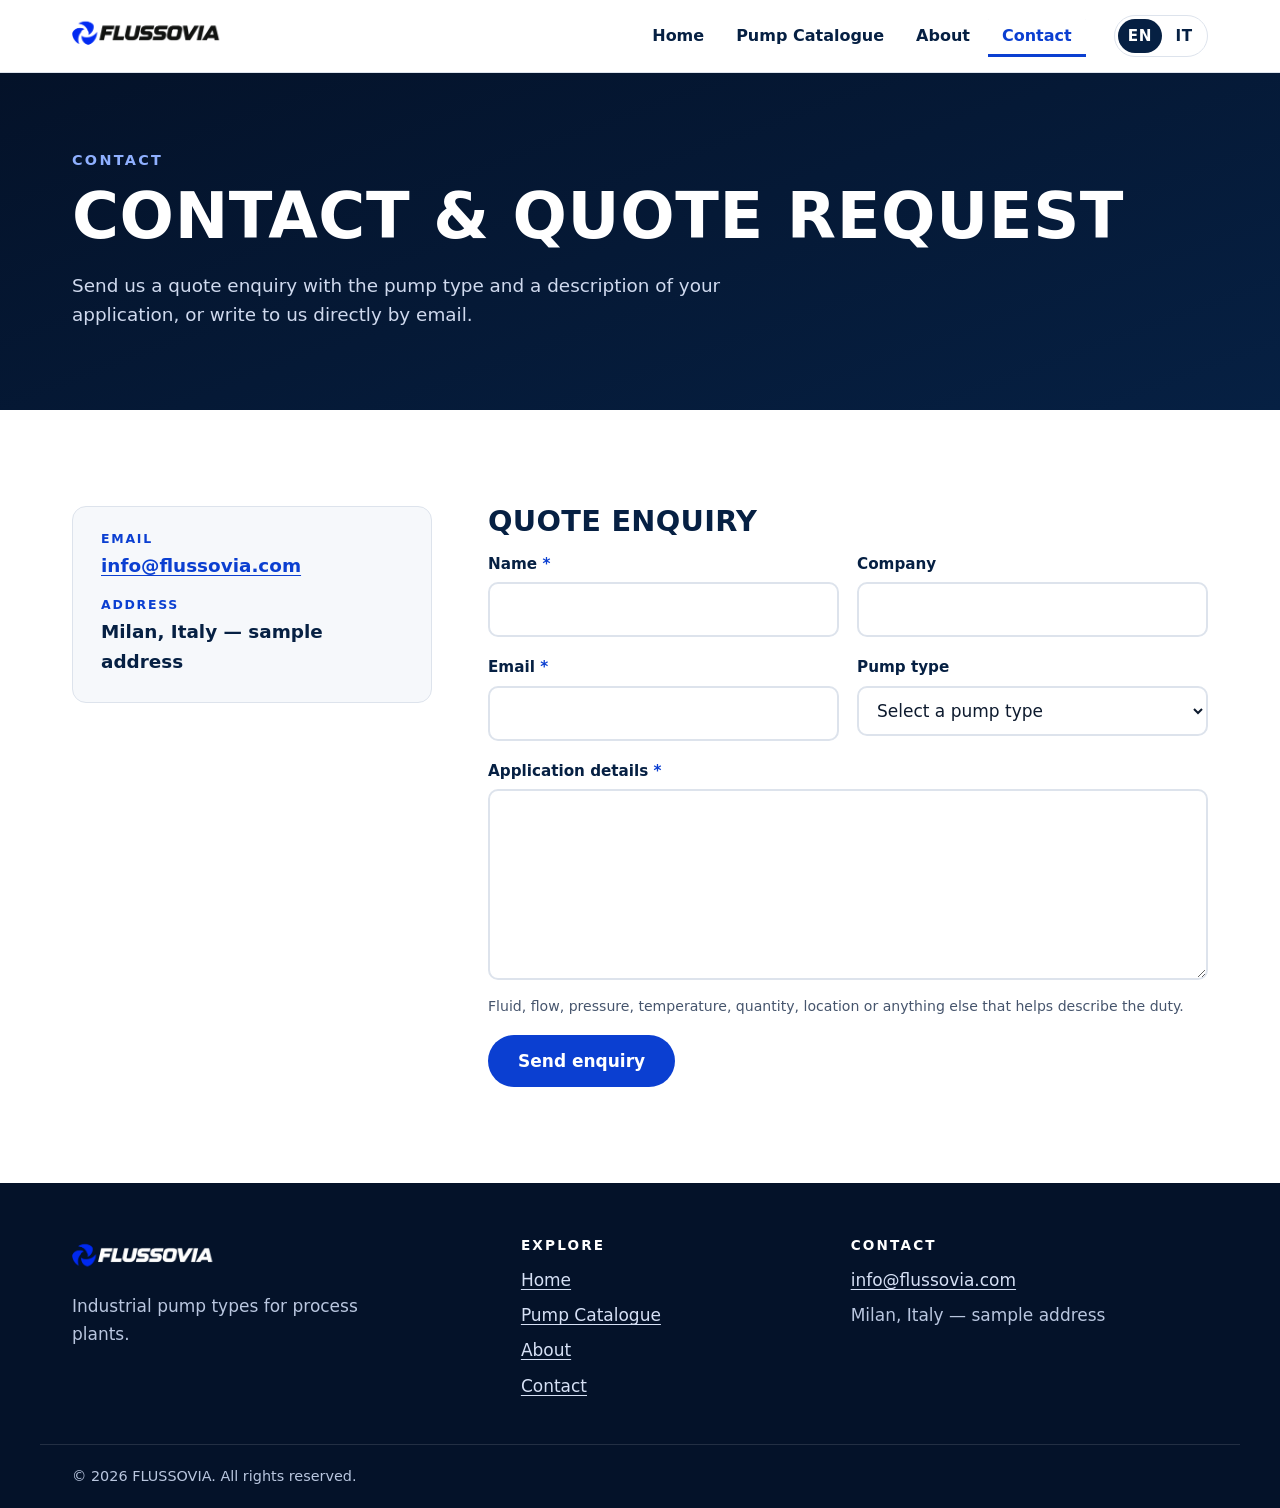
<file: en/contact/index.html>
<!doctype html>
<html lang="en">
<head>
  <meta charset="utf-8">
  <meta name="viewport" content="width=device-width, initial-scale=1">
  <title>Contact &amp; Quote Request | FLUSSOVIA</title>
  <meta name="description" content="Contact FLUSSOVIA at info@flussovia.com or send a quote enquiry with your pump type and application details.">
  <meta name="theme-color" content="#062043">
  <link rel="canonical" href="https://flussovia.com/en/contact/">
  <link rel="alternate" hreflang="en" href="https://flussovia.com/en/contact/">
  <link rel="alternate" hreflang="it" href="https://flussovia.com/it/contatti/">
  <link rel="alternate" hreflang="x-default" href="https://flussovia.com/en/contact/">
  <meta property="og:type" content="website">
  <meta property="og:site_name" content="FLUSSOVIA">
  <meta property="og:title" content="Contact &amp; Quote Request | FLUSSOVIA">
  <meta property="og:description" content="Contact FLUSSOVIA at info@flussovia.com or send a quote enquiry with your pump type and application details.">
  <meta property="og:url" content="https://flussovia.com/en/contact/">
  <meta property="og:image" content="https://flussovia.com/assets/img/poster-preview.webp">
  <meta property="og:locale" content="en_GB"><meta property="og:locale:alternate" content="it_IT">
  <meta name="twitter:card" content="summary_large_image">
  <link rel="icon" type="image/png" sizes="64x64" href="/favicon.png">
  <link rel="apple-touch-icon" href="/assets/img/brand/apple-touch-icon.png">
  <link rel="stylesheet" href="/assets/css/styles.css">
  <script>document.documentElement.classList.add('js');</script>
  <script type="application/ld+json">{"@context":"https://schema.org","@type":"Organization","name":"FLUSSOVIA","url":"https://flussovia.com","logo":"https://flussovia.com/assets/img/brand/symbol-512.png","email":"info@flussovia.com"}</script>
</head>
<body class="page-contact">
<a class="skip" href="#main">Skip to main content</a>
<header class="site-header">
  <div class="container site-header__inner">
    <a class="brand" href="/en/"><img src="/assets/img/brand/logo-640.png" width="640" height="213" alt="FLUSSOVIA – industrial pumps"></a>
    <button class="nav-toggle" type="button" aria-expanded="false" aria-controls="site-nav" data-nav-toggle>
      <span class="nav-toggle__bars" aria-hidden="true"></span><span class="sr-only">Menu</span>
    </button>
    <div class="site-header__panel" id="site-nav">
      <nav aria-label="Main navigation"><ul class="nav"><li><a href="/en/">Home</a></li><li><a href="/en/catalogue/">Pump Catalogue</a></li><li><a href="/en/about/">About</a></li><li><a href="/en/contact/" aria-current="page">Contact</a></li></ul></nav>
      <div class="lang" role="group" aria-label="Language"><span class="lang__item is-current" lang="en" aria-current="true"><span aria-hidden="true">EN</span><span class="sr-only">English</span></span><span class="lang__sep" aria-hidden="true">/</span><a class="lang__item" href="/it/contatti/" hreflang="it" lang="it" data-lang="it" title="Italiano"><span aria-hidden="true">IT</span><span class="sr-only">Italiano</span></a></div>
    </div>
  </div>
</header>
<main id="main">
<section class="page-head">
  <div class="container">
    <p class="eyebrow">Contact</p>
    <h1>Contact &amp; quote request</h1>
    <p class="lead">Send us a quote enquiry with the pump type and a description of your application, or write to us directly by email.</p>
  </div>
</section>
<section class="section">
  <div class="container contact-grid">
    <aside class="panel contact-card">
      <dl>
        <dt>Email</dt>
        <dd><a href="mailto:info@flussovia.com">info@flussovia.com</a></dd>
        <dt>Address</dt>
        <dd data-address>Milan, Italy — sample address</dd>
      </dl>
    </aside>
    <div class="quote" id="quote">
      <h2>Quote enquiry</h2>
      <form class="form" data-quote-form novalidate>
        <div class="form__row">
          <div class="field"><label for="q-name">Name <span class="req">*</span></label><input id="q-name" name="name" type="text" autocomplete="name" required></div>
          <div class="field"><label for="q-company">Company</label><input id="q-company" name="company" type="text" autocomplete="organization"></div>
        </div>
        <div class="form__row">
          <div class="field"><label for="q-email">Email <span class="req">*</span></label><input id="q-email" name="email" type="email" autocomplete="email" required></div>
          <div class="field"><label for="q-pump">Pump type</label>
            <select id="q-pump" name="pump"><option value="">Select a pump type</option><optgroup label="Centrifugal Pumps"><option value="end-suction">1. End-Suction</option><option value="split-case">2. Split-Case</option><option value="vertical-inline">3. Vertical Inline</option><option value="multistage">4. Multistage</option></optgroup><optgroup label="Rotary Positive Displacement"><option value="external-gear">5. External Gear</option><option value="internal-gear">6. Internal Gear</option><option value="rotary-lobe">7. Rotary Lobe</option><option value="twin-screw">8. Twin-Screw</option></optgroup><optgroup label="Reciprocating Pumps"><option value="piston">9. Piston</option><option value="triplex-plunger">10. Triplex Plunger</option><option value="air-operated-diaphragm">11. Air-Operated Diaphragm</option><option value="diaphragm-metering">12. Diaphragm Metering</option></optgroup><optgroup label="Axial &amp; Vertical Pumps"><option value="axial-flow">13. Axial-Flow</option><option value="mixed-flow">14. Mixed-Flow</option><option value="vertical-turbine">15. Vertical Turbine</option><option value="submersible">16. Submersible</option></optgroup><optgroup label="Specialty Pumps"><option value="progressive-cavity">17. Progressive Cavity</option><option value="peristaltic-hose">18. Peristaltic Hose</option><option value="magnetic-drive">19. Magnetic Drive</option><option value="liquid-jet-ejector">20. Liquid Jet Ejector</option></optgroup><option value="other">Not sure yet / other</option></select></div>
        </div>
        <div class="field"><label for="q-details">Application details <span class="req">*</span></label>
          <textarea id="q-details" name="details" rows="6" required aria-describedby="q-details-hint"></textarea>
          <p class="hint" id="q-details-hint">Fluid, flow, pressure, temperature, quantity, location or anything else that helps describe the duty.</p></div>
        <div class="hp" aria-hidden="true"><label>Website <input type="text" name="website" tabindex="-1" autocomplete="off"></label></div>
        <button class="btn btn--primary btn--lg" type="submit">Send enquiry</button>
        <p class="form__msg" role="status" aria-live="polite" data-form-msg></p>
        <noscript><p class="form__msg is-error">JavaScript is needed to use the form. Please write to us directly at <a href="mailto:info@flussovia.com">info@flussovia.com</a>.</p></noscript>
      </form>
      <script type="application/json" id="form-i18n">{"endpoint":"","email":"info@flussovia.com","lang":"en","subject":"Quote enquiry – FLUSSOVIA","greeting":"Hello FLUSSOVIA,\n\nI would like to request a quote.","labels":{"name":"Name","company":"Company","email":"Email","pump":"Pump type","details":"Application details"},"unsure":"Not sure yet / other","sending":"Sending…","success":"Thank you – your enquiry has been sent.","error":"Sorry, the enquiry could not be sent. Please use the email link instead:","mailtoOpened":"Your email app should now open with your enquiry ready to send to info@flussovia.com. If nothing happened, use this link:","mailtoLink":"Open prefilled email"}</script>
    </div>
  </div>
</section>
</main>
<footer class="site-footer">
  <div class="container site-footer__grid">
    <div>
      <a class="brand brand--light" href="/en/"><img src="/assets/img/brand/logo-light-640.png" width="640" height="213" alt="FLUSSOVIA – industrial pumps" loading="lazy"></a>
      <p class="site-footer__tag">Industrial pump types for process plants.</p>
    </div>
    <div>
      <h2 class="site-footer__h">Explore</h2>
      <ul class="site-footer__list"><li><a href="/en/">Home</a></li><li><a href="/en/catalogue/">Pump Catalogue</a></li><li><a href="/en/about/">About</a></li><li><a href="/en/contact/">Contact</a></li></ul>
    </div>
    <div>
      <h2 class="site-footer__h">Contact</h2>
      <ul class="site-footer__list">
        <li><a href="mailto:info@flussovia.com">info@flussovia.com</a></li>
        <li><span data-address>Milan, Italy — sample address</span></li>
      </ul>
    </div>
  </div>
  <div class="container site-footer__bar">© 2026 FLUSSOVIA. All rights reserved.</div>
</footer>
<script src="/assets/js/main.js" defer></script>
</body>
</html>
</file>
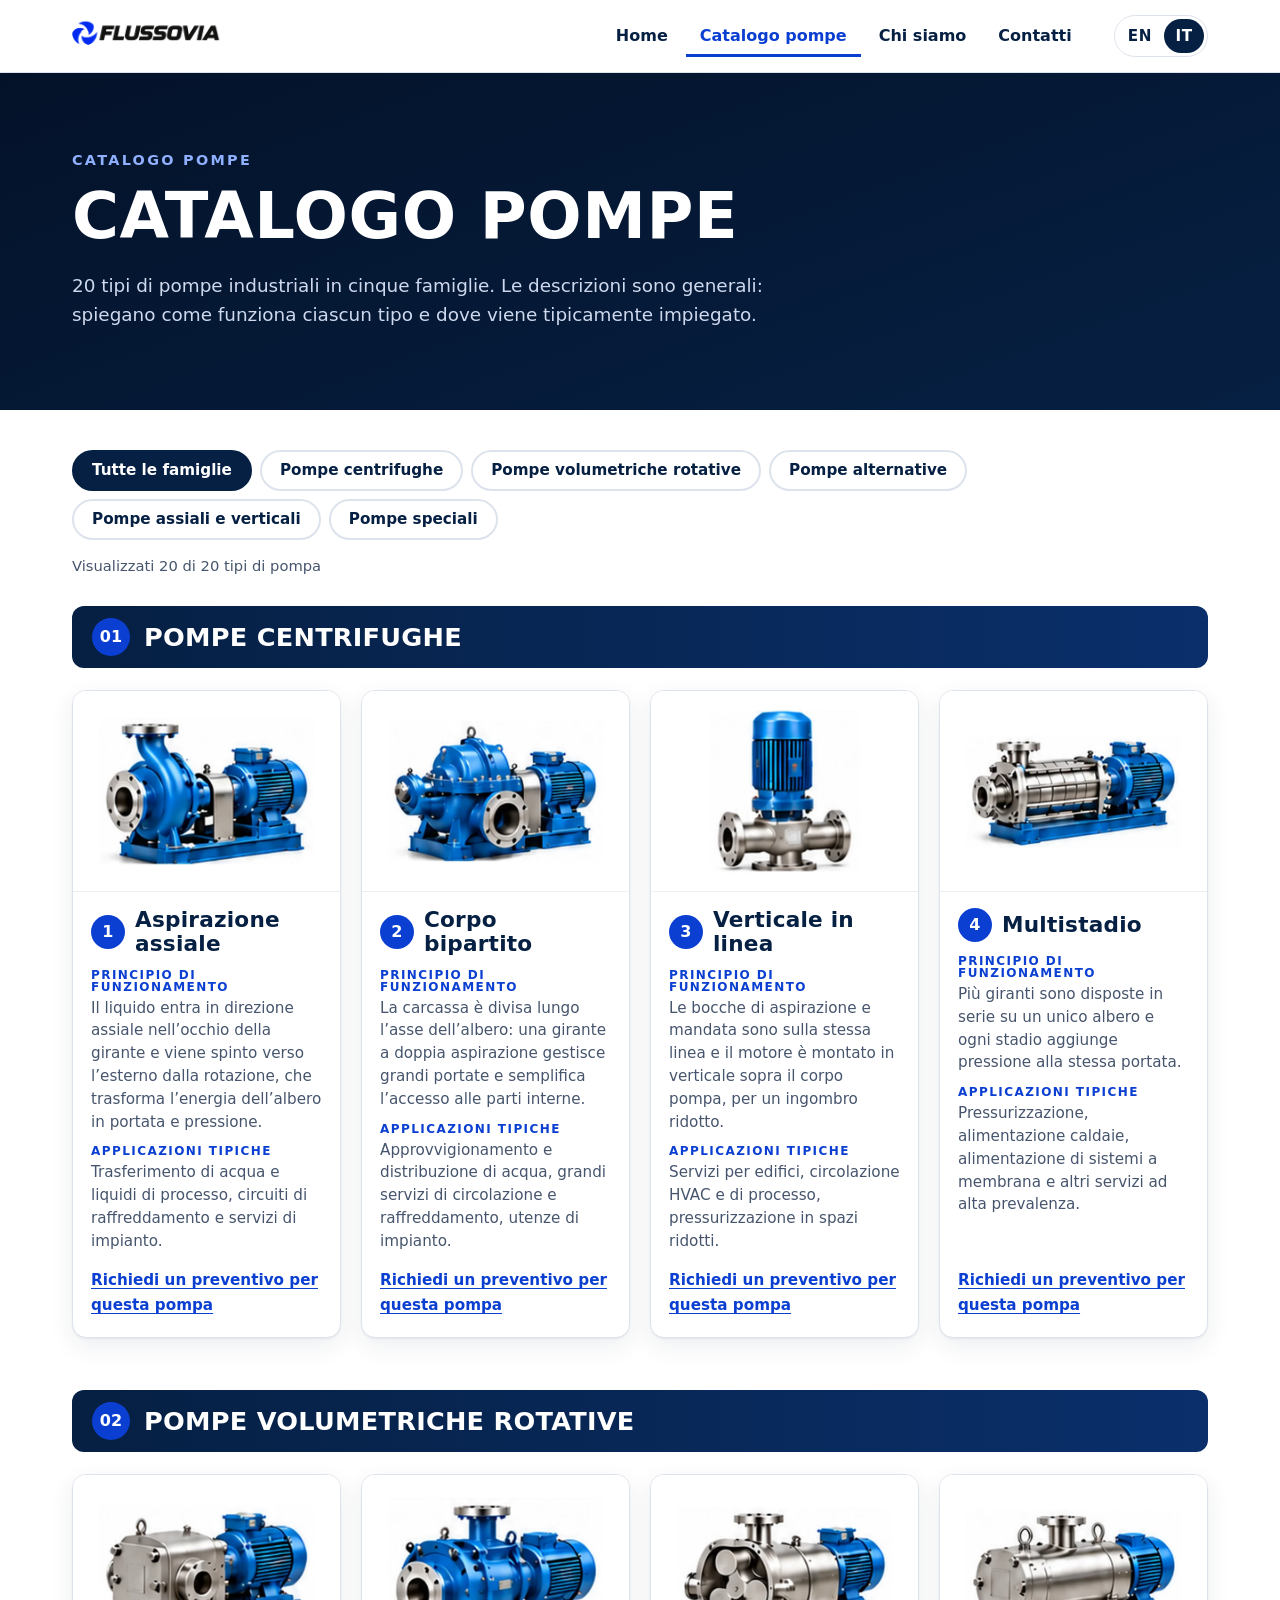
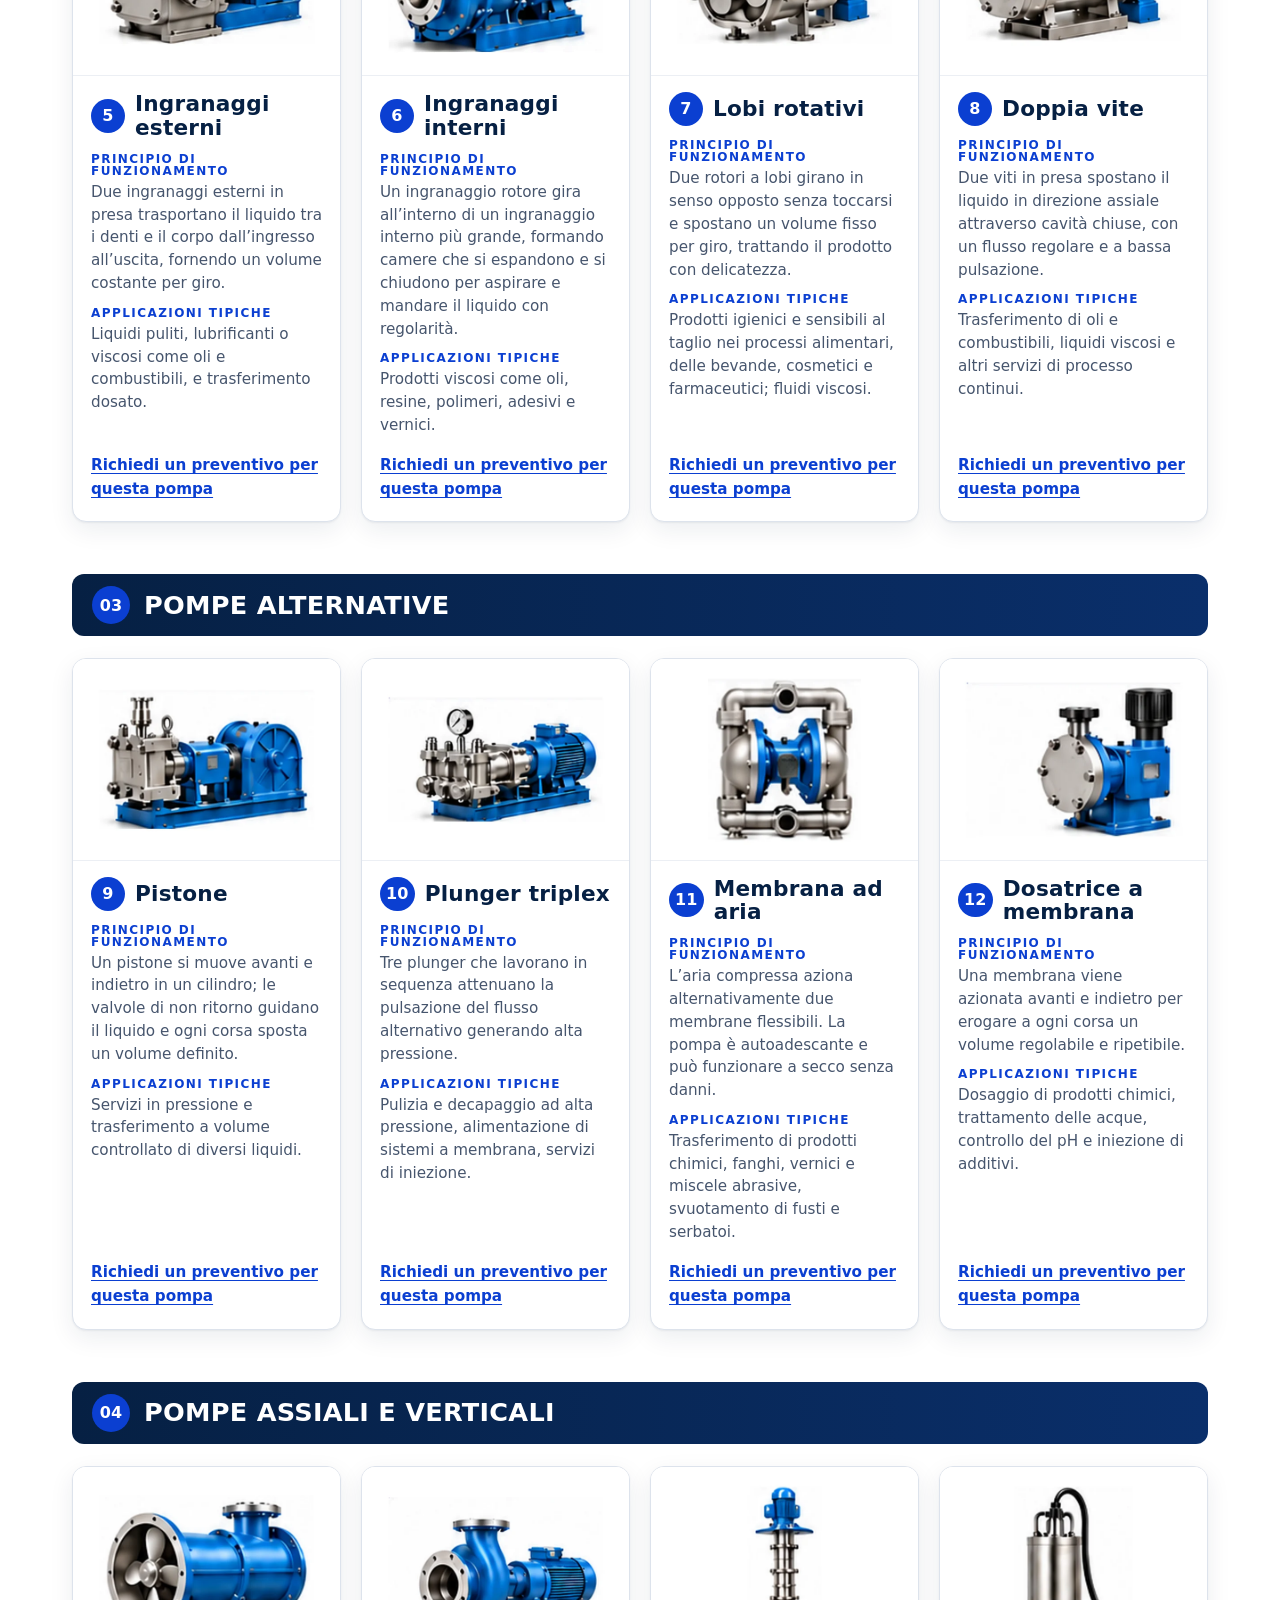
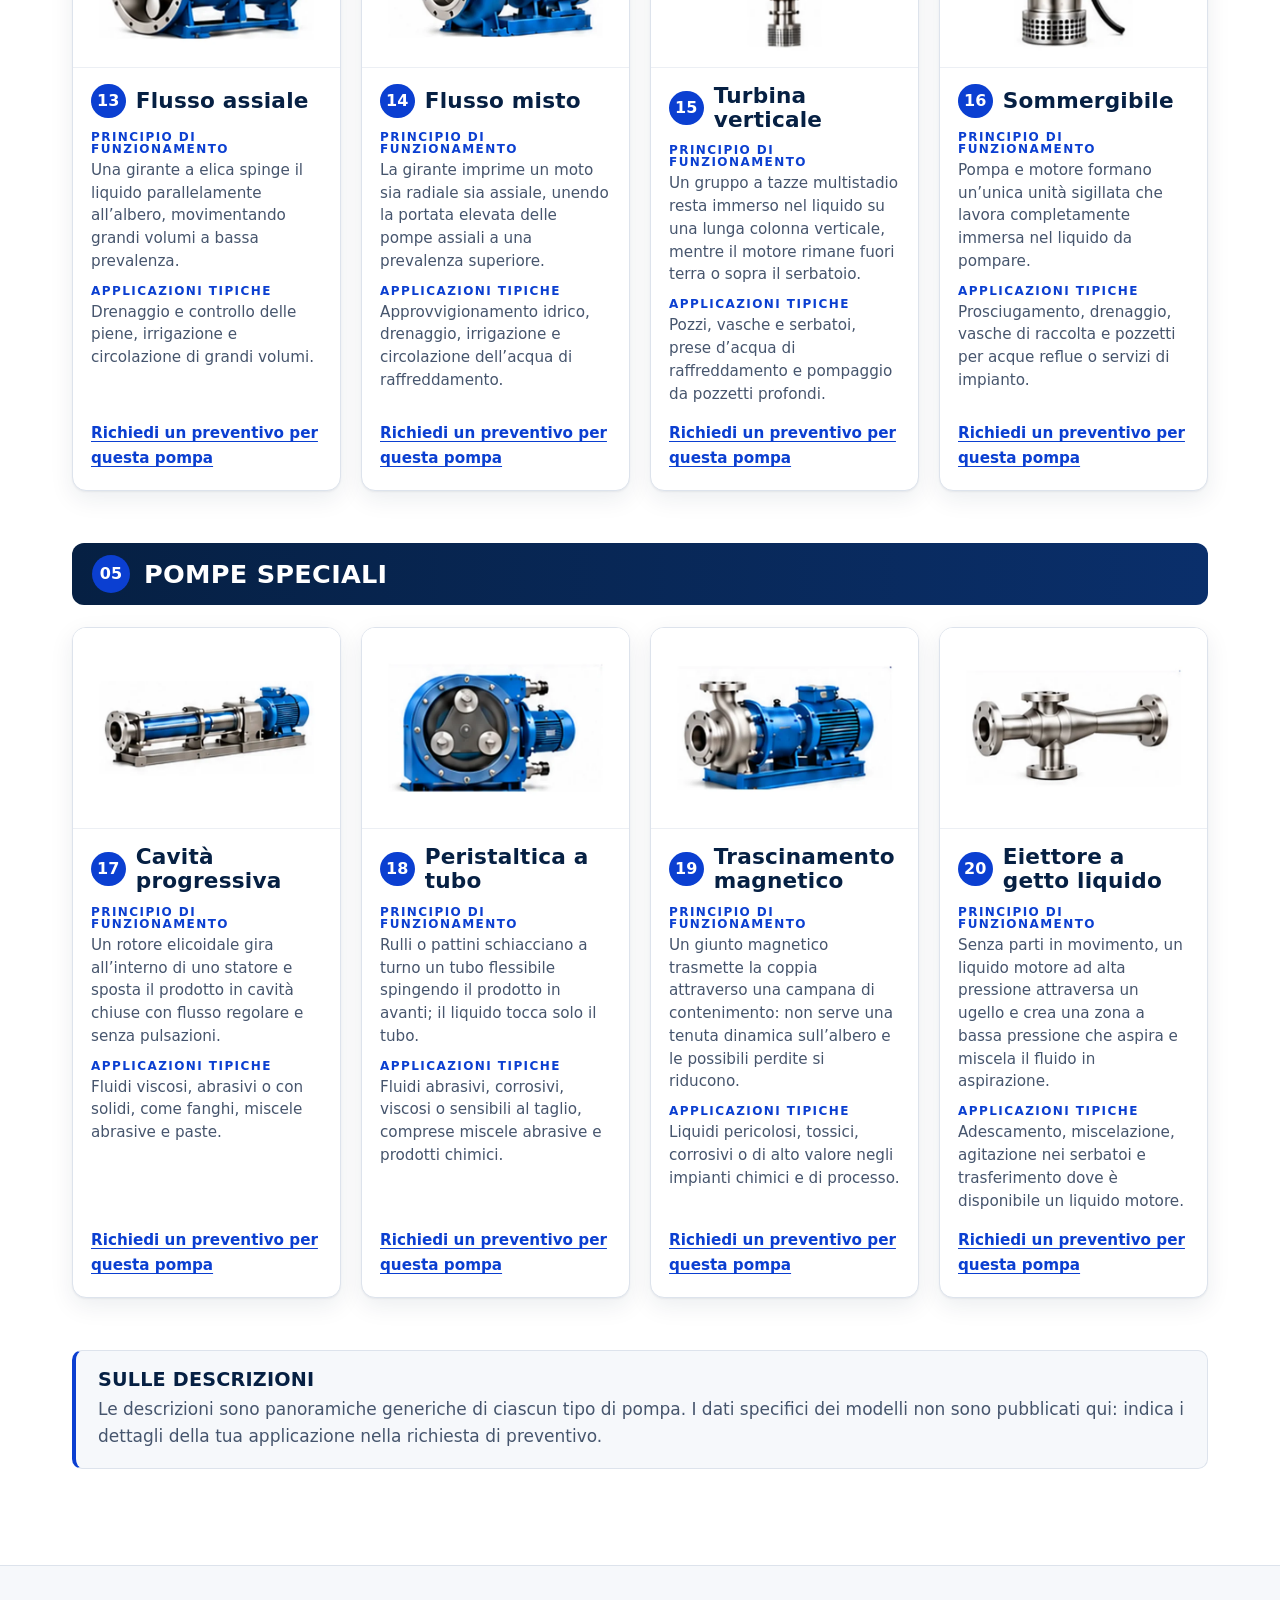
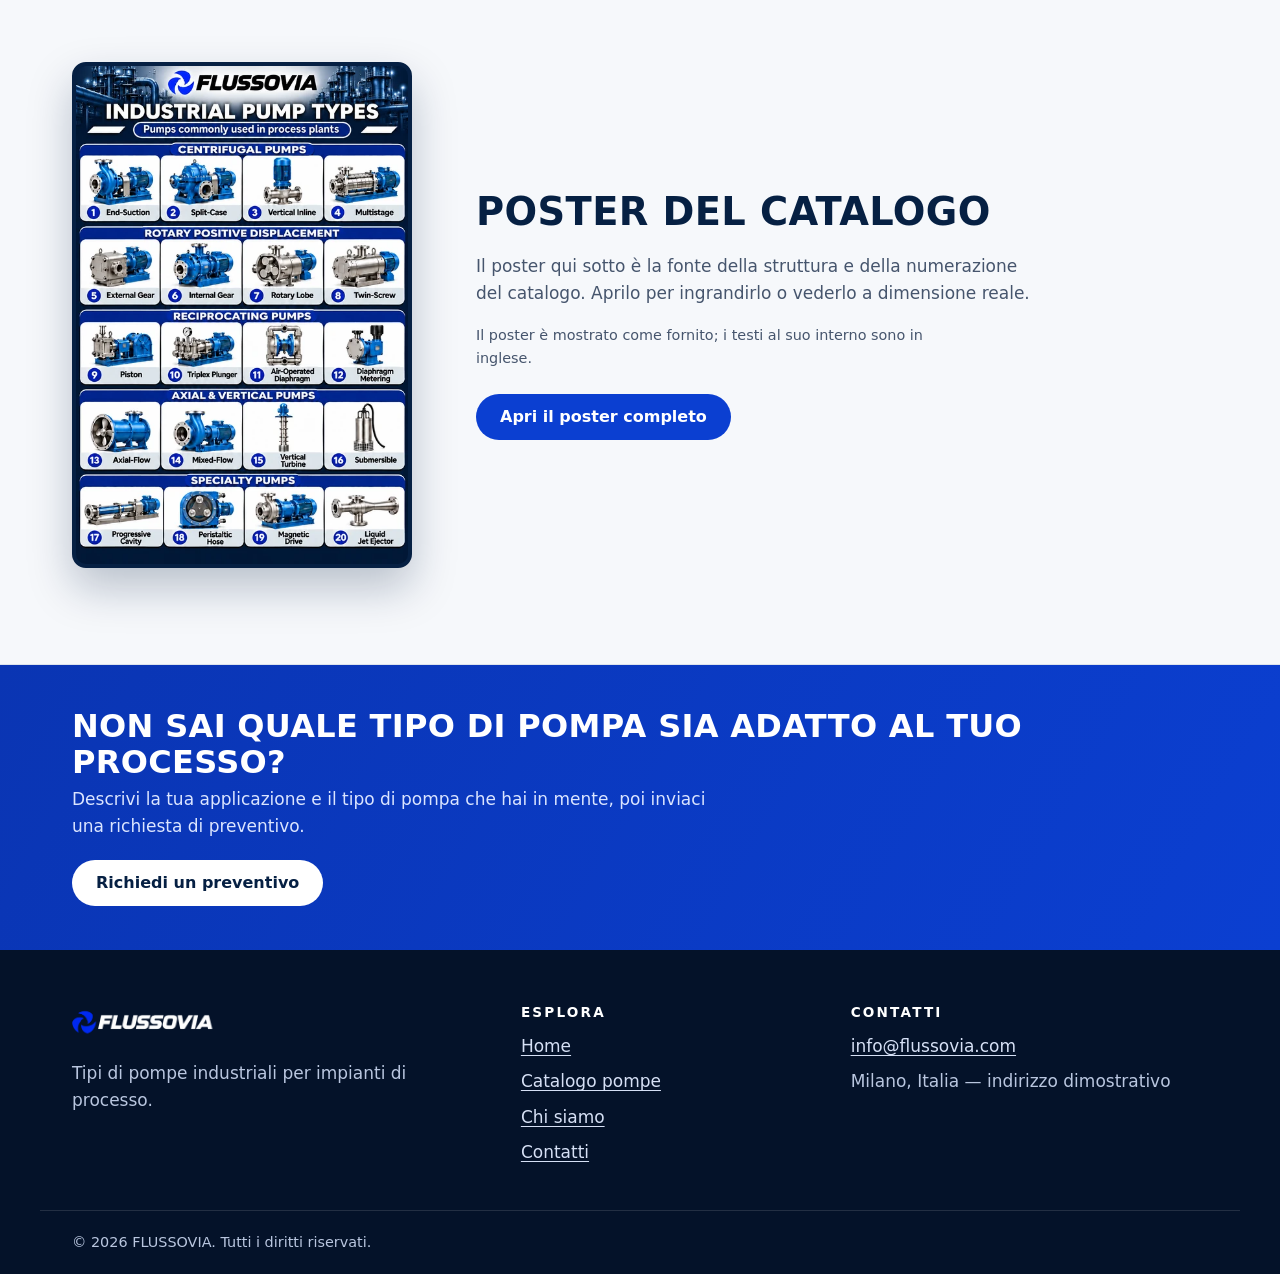
<file: it/catalogo/index.html>
<!doctype html>
<html lang="it">
<head>
  <meta charset="utf-8">
  <meta name="viewport" content="width=device-width, initial-scale=1">
  <title>Catalogo pompe – 20 tipi di pompe industriali | FLUSSOVIA</title>
  <meta name="description" content="Sfoglia il catalogo pompe FLUSSOVIA: 20 tipi di pompe industriali in cinque famiglie, ciascuno con il principio di funzionamento e le applicazioni tipiche.">
  <meta name="theme-color" content="#062043">
  <link rel="canonical" href="https://flussovia.com/it/catalogo/">
  <link rel="alternate" hreflang="en" href="https://flussovia.com/en/catalogue/">
  <link rel="alternate" hreflang="it" href="https://flussovia.com/it/catalogo/">
  <link rel="alternate" hreflang="x-default" href="https://flussovia.com/en/catalogue/">
  <meta property="og:type" content="website">
  <meta property="og:site_name" content="FLUSSOVIA">
  <meta property="og:title" content="Catalogo pompe – 20 tipi di pompe industriali | FLUSSOVIA">
  <meta property="og:description" content="Sfoglia il catalogo pompe FLUSSOVIA: 20 tipi di pompe industriali in cinque famiglie, ciascuno con il principio di funzionamento e le applicazioni tipiche.">
  <meta property="og:url" content="https://flussovia.com/it/catalogo/">
  <meta property="og:image" content="https://flussovia.com/assets/img/poster-preview.webp">
  <meta property="og:locale" content="it_IT"><meta property="og:locale:alternate" content="en_GB">
  <meta name="twitter:card" content="summary_large_image">
  <link rel="icon" type="image/png" sizes="64x64" href="/favicon.png">
  <link rel="apple-touch-icon" href="/assets/img/brand/apple-touch-icon.png">
  <link rel="stylesheet" href="/assets/css/styles.css">
  <script>document.documentElement.classList.add('js');</script>
  <script type="application/ld+json">{"@context":"https://schema.org","@type":"Organization","name":"FLUSSOVIA","url":"https://flussovia.com","logo":"https://flussovia.com/assets/img/brand/symbol-512.png","email":"info@flussovia.com"}</script>
</head>
<body class="page-catalogue">
<a class="skip" href="#main">Vai al contenuto principale</a>
<header class="site-header">
  <div class="container site-header__inner">
    <a class="brand" href="/it/"><img src="/assets/img/brand/logo-640.png" width="640" height="213" alt="FLUSSOVIA – pompe industriali"></a>
    <button class="nav-toggle" type="button" aria-expanded="false" aria-controls="site-nav" data-nav-toggle>
      <span class="nav-toggle__bars" aria-hidden="true"></span><span class="sr-only">Menu</span>
    </button>
    <div class="site-header__panel" id="site-nav">
      <nav aria-label="Navigazione principale"><ul class="nav"><li><a href="/it/">Home</a></li><li><a href="/it/catalogo/" aria-current="page">Catalogo pompe</a></li><li><a href="/it/chi-siamo/">Chi siamo</a></li><li><a href="/it/contatti/">Contatti</a></li></ul></nav>
      <div class="lang" role="group" aria-label="Lingua"><a class="lang__item" href="/en/catalogue/" hreflang="en" lang="en" data-lang="en" title="English"><span aria-hidden="true">EN</span><span class="sr-only">English</span></a><span class="lang__sep" aria-hidden="true">/</span><span class="lang__item is-current" lang="it" aria-current="true"><span aria-hidden="true">IT</span><span class="sr-only">Italiano</span></span></div>
    </div>
  </div>
</header>
<main id="main">
<section class="page-head">
  <div class="container">
    <p class="eyebrow">Catalogo pompe</p>
    <h1>Catalogo pompe</h1>
    <p class="lead">20 tipi di pompe industriali in cinque famiglie. Le descrizioni sono generali: spiegano come funziona ciascun tipo e dove viene tipicamente impiegato.</p>
  </div>
</section>
<section class="section section--tight">
  <div class="container">
    <div class="filters" role="group" aria-label="Filtra per famiglia di pompe" data-filters><button type="button" class="chip is-active" data-filter="all" aria-pressed="true">Tutte le famiglie</button><button type="button" class="chip" data-filter="centrifugal" aria-pressed="false">Pompe centrifughe</button><button type="button" class="chip" data-filter="rotary" aria-pressed="false">Pompe volumetriche rotative</button><button type="button" class="chip" data-filter="reciprocating" aria-pressed="false">Pompe alternative</button><button type="button" class="chip" data-filter="axial" aria-pressed="false">Pompe assiali e verticali</button><button type="button" class="chip" data-filter="specialty" aria-pressed="false">Pompe speciali</button></div>
    <p class="filters__status" role="status" aria-live="polite" data-filter-status data-showing="Visualizzati" data-of="di" data-word="tipi di pompa">Visualizzati 20 di 20 tipi di pompa</p>
    <div class="families" data-families>
<section class="family" id="centrifugal" data-family="centrifugal" aria-labelledby="h-centrifugal">
  <h2 class="band" id="h-centrifugal"><span class="band__no">01</span>Pompe centrifughe</h2>
  <div class="card-grid">
<article class="card" id="pump-end-suction">
  <div class="card__media"><img src="/assets/img/pumps/01-end-suction-600.webp" srcset="/assets/img/pumps/01-end-suction-600.webp 600w, /assets/img/pumps/01-end-suction.webp 1200w" sizes="(min-width: 1100px) 25vw, (min-width: 700px) 33vw, 100vw" width="600" height="450" alt="Pompa centrifuga ad aspirazione assiale blu e in acciaio inox con motore su basamento" loading="lazy" decoding="async"></div>
  <div class="card__body">
    <h3 class="card__title"><span class="badge"><span class="sr-only">Tipo di pompa </span>1</span><span>Aspirazione assiale</span></h3>
    <dl class="card__facts">
      <dt>Principio di funzionamento</dt><dd>Il liquido entra in direzione assiale nell’occhio della girante e viene spinto verso l’esterno dalla rotazione, che trasforma l’energia dell’albero in portata e pressione.</dd>
      <dt>Applicazioni tipiche</dt><dd>Trasferimento di acqua e liquidi di processo, circuiti di raffreddamento e servizi di impianto.</dd>
    </dl>
    <a class="card__link" href="/it/contatti/?pump=end-suction#quote">Richiedi un preventivo per questa pompa<span class="sr-only">: Aspirazione assiale</span></a>
  </div>
</article>
<article class="card" id="pump-split-case">
  <div class="card__media"><img src="/assets/img/pumps/02-split-case-600.webp" srcset="/assets/img/pumps/02-split-case-600.webp 600w, /assets/img/pumps/02-split-case.webp 1200w" sizes="(min-width: 1100px) 25vw, (min-width: 700px) 33vw, 100vw" width="600" height="450" alt="Pompa centrifuga blu a corpo bipartito con carcassa divisa orizzontalmente e motore" loading="lazy" decoding="async"></div>
  <div class="card__body">
    <h3 class="card__title"><span class="badge"><span class="sr-only">Tipo di pompa </span>2</span><span>Corpo bipartito</span></h3>
    <dl class="card__facts">
      <dt>Principio di funzionamento</dt><dd>La carcassa è divisa lungo l’asse dell’albero: una girante a doppia aspirazione gestisce grandi portate e semplifica l’accesso alle parti interne.</dd>
      <dt>Applicazioni tipiche</dt><dd>Approvvigionamento e distribuzione di acqua, grandi servizi di circolazione e raffreddamento, utenze di impianto.</dd>
    </dl>
    <a class="card__link" href="/it/contatti/?pump=split-case#quote">Richiedi un preventivo per questa pompa<span class="sr-only">: Corpo bipartito</span></a>
  </div>
</article>
<article class="card" id="pump-vertical-inline">
  <div class="card__media"><img src="/assets/img/pumps/03-vertical-inline-600.webp" srcset="/assets/img/pumps/03-vertical-inline-600.webp 600w, /assets/img/pumps/03-vertical-inline.webp 1200w" sizes="(min-width: 1100px) 25vw, (min-width: 700px) 33vw, 100vw" width="600" height="450" alt="Pompa centrifuga verticale in linea con motore blu sopra il corpo flangiato in acciaio inox" loading="lazy" decoding="async"></div>
  <div class="card__body">
    <h3 class="card__title"><span class="badge"><span class="sr-only">Tipo di pompa </span>3</span><span>Verticale in linea</span></h3>
    <dl class="card__facts">
      <dt>Principio di funzionamento</dt><dd>Le bocche di aspirazione e mandata sono sulla stessa linea e il motore è montato in verticale sopra il corpo pompa, per un ingombro ridotto.</dd>
      <dt>Applicazioni tipiche</dt><dd>Servizi per edifici, circolazione HVAC e di processo, pressurizzazione in spazi ridotti.</dd>
    </dl>
    <a class="card__link" href="/it/contatti/?pump=vertical-inline#quote">Richiedi un preventivo per questa pompa<span class="sr-only">: Verticale in linea</span></a>
  </div>
</article>
<article class="card" id="pump-multistage">
  <div class="card__media"><img src="/assets/img/pumps/04-multistage-600.webp" srcset="/assets/img/pumps/04-multistage-600.webp 600w, /assets/img/pumps/04-multistage.webp 1200w" sizes="(min-width: 1100px) 25vw, (min-width: 700px) 33vw, 100vw" width="600" height="450" alt="Pompa centrifuga multistadio orizzontale con corpo in acciaio inox e motore blu" loading="lazy" decoding="async"></div>
  <div class="card__body">
    <h3 class="card__title"><span class="badge"><span class="sr-only">Tipo di pompa </span>4</span><span>Multistadio</span></h3>
    <dl class="card__facts">
      <dt>Principio di funzionamento</dt><dd>Più giranti sono disposte in serie su un unico albero e ogni stadio aggiunge pressione alla stessa portata.</dd>
      <dt>Applicazioni tipiche</dt><dd>Pressurizzazione, alimentazione caldaie, alimentazione di sistemi a membrana e altri servizi ad alta prevalenza.</dd>
    </dl>
    <a class="card__link" href="/it/contatti/?pump=multistage#quote">Richiedi un preventivo per questa pompa<span class="sr-only">: Multistadio</span></a>
  </div>
</article>
  </div>
</section>
<section class="family" id="rotary" data-family="rotary" aria-labelledby="h-rotary">
  <h2 class="band" id="h-rotary"><span class="band__no">02</span>Pompe volumetriche rotative</h2>
  <div class="card-grid">
<article class="card" id="pump-external-gear">
  <div class="card__media"><img src="/assets/img/pumps/05-external-gear-600.webp" srcset="/assets/img/pumps/05-external-gear-600.webp 600w, /assets/img/pumps/05-external-gear.webp 1200w" sizes="(min-width: 1100px) 25vw, (min-width: 700px) 33vw, 100vw" width="600" height="450" alt="Pompa a ingranaggi esterni con corpo in acciaio inox e motore blu" loading="lazy" decoding="async"></div>
  <div class="card__body">
    <h3 class="card__title"><span class="badge"><span class="sr-only">Tipo di pompa </span>5</span><span>Ingranaggi esterni</span></h3>
    <dl class="card__facts">
      <dt>Principio di funzionamento</dt><dd>Due ingranaggi esterni in presa trasportano il liquido tra i denti e il corpo dall’ingresso all’uscita, fornendo un volume costante per giro.</dd>
      <dt>Applicazioni tipiche</dt><dd>Liquidi puliti, lubrificanti o viscosi come oli e combustibili, e trasferimento dosato.</dd>
    </dl>
    <a class="card__link" href="/it/contatti/?pump=external-gear#quote">Richiedi un preventivo per questa pompa<span class="sr-only">: Ingranaggi esterni</span></a>
  </div>
</article>
<article class="card" id="pump-internal-gear">
  <div class="card__media"><img src="/assets/img/pumps/06-internal-gear-600.webp" srcset="/assets/img/pumps/06-internal-gear-600.webp 600w, /assets/img/pumps/06-internal-gear.webp 1200w" sizes="(min-width: 1100px) 25vw, (min-width: 700px) 33vw, 100vw" width="600" height="450" alt="Pompa a ingranaggi interni blu con attacchi flangiati e motore" loading="lazy" decoding="async"></div>
  <div class="card__body">
    <h3 class="card__title"><span class="badge"><span class="sr-only">Tipo di pompa </span>6</span><span>Ingranaggi interni</span></h3>
    <dl class="card__facts">
      <dt>Principio di funzionamento</dt><dd>Un ingranaggio rotore gira all’interno di un ingranaggio interno più grande, formando camere che si espandono e si chiudono per aspirare e mandare il liquido con regolarità.</dd>
      <dt>Applicazioni tipiche</dt><dd>Prodotti viscosi come oli, resine, polimeri, adesivi e vernici.</dd>
    </dl>
    <a class="card__link" href="/it/contatti/?pump=internal-gear#quote">Richiedi un preventivo per questa pompa<span class="sr-only">: Ingranaggi interni</span></a>
  </div>
</article>
<article class="card" id="pump-rotary-lobe">
  <div class="card__media"><img src="/assets/img/pumps/07-rotary-lobe-600.webp" srcset="/assets/img/pumps/07-rotary-lobe-600.webp 600w, /assets/img/pumps/07-rotary-lobe.webp 1200w" sizes="(min-width: 1100px) 25vw, (min-width: 700px) 33vw, 100vw" width="600" height="450" alt="Pompa a lobi rotativi in acciaio inox con lobi in vista e motore blu" loading="lazy" decoding="async"></div>
  <div class="card__body">
    <h3 class="card__title"><span class="badge"><span class="sr-only">Tipo di pompa </span>7</span><span>Lobi rotativi</span></h3>
    <dl class="card__facts">
      <dt>Principio di funzionamento</dt><dd>Due rotori a lobi girano in senso opposto senza toccarsi e spostano un volume fisso per giro, trattando il prodotto con delicatezza.</dd>
      <dt>Applicazioni tipiche</dt><dd>Prodotti igienici e sensibili al taglio nei processi alimentari, delle bevande, cosmetici e farmaceutici; fluidi viscosi.</dd>
    </dl>
    <a class="card__link" href="/it/contatti/?pump=rotary-lobe#quote">Richiedi un preventivo per questa pompa<span class="sr-only">: Lobi rotativi</span></a>
  </div>
</article>
<article class="card" id="pump-twin-screw">
  <div class="card__media"><img src="/assets/img/pumps/08-twin-screw-600.webp" srcset="/assets/img/pumps/08-twin-screw-600.webp 600w, /assets/img/pumps/08-twin-screw.webp 1200w" sizes="(min-width: 1100px) 25vw, (min-width: 700px) 33vw, 100vw" width="600" height="450" alt="Pompa a doppia vite orizzontale in acciaio inox con golfari di sollevamento e motore blu" loading="lazy" decoding="async"></div>
  <div class="card__body">
    <h3 class="card__title"><span class="badge"><span class="sr-only">Tipo di pompa </span>8</span><span>Doppia vite</span></h3>
    <dl class="card__facts">
      <dt>Principio di funzionamento</dt><dd>Due viti in presa spostano il liquido in direzione assiale attraverso cavità chiuse, con un flusso regolare e a bassa pulsazione.</dd>
      <dt>Applicazioni tipiche</dt><dd>Trasferimento di oli e combustibili, liquidi viscosi e altri servizi di processo continui.</dd>
    </dl>
    <a class="card__link" href="/it/contatti/?pump=twin-screw#quote">Richiedi un preventivo per questa pompa<span class="sr-only">: Doppia vite</span></a>
  </div>
</article>
  </div>
</section>
<section class="family" id="reciprocating" data-family="reciprocating" aria-labelledby="h-reciprocating">
  <h2 class="band" id="h-reciprocating"><span class="band__no">03</span>Pompe alternative</h2>
  <div class="card-grid">
<article class="card" id="pump-piston">
  <div class="card__media"><img src="/assets/img/pumps/09-piston-600.webp" srcset="/assets/img/pumps/09-piston-600.webp 600w, /assets/img/pumps/09-piston.webp 1200w" sizes="(min-width: 1100px) 25vw, (min-width: 700px) 33vw, 100vw" width="600" height="450" alt="Pompa a pistone con parte idraulica in acciaio inox, riduttore blu e basamento" loading="lazy" decoding="async"></div>
  <div class="card__body">
    <h3 class="card__title"><span class="badge"><span class="sr-only">Tipo di pompa </span>9</span><span>Pistone</span></h3>
    <dl class="card__facts">
      <dt>Principio di funzionamento</dt><dd>Un pistone si muove avanti e indietro in un cilindro; le valvole di non ritorno guidano il liquido e ogni corsa sposta un volume definito.</dd>
      <dt>Applicazioni tipiche</dt><dd>Servizi in pressione e trasferimento a volume controllato di diversi liquidi.</dd>
    </dl>
    <a class="card__link" href="/it/contatti/?pump=piston#quote">Richiedi un preventivo per questa pompa<span class="sr-only">: Pistone</span></a>
  </div>
</article>
<article class="card" id="pump-triplex-plunger">
  <div class="card__media"><img src="/assets/img/pumps/10-triplex-plunger-600.webp" srcset="/assets/img/pumps/10-triplex-plunger-600.webp 600w, /assets/img/pumps/10-triplex-plunger.webp 1200w" sizes="(min-width: 1100px) 25vw, (min-width: 700px) 33vw, 100vw" width="600" height="450" alt="Pompa a plunger triplex con manometro, collettore in acciaio inox e motore blu" loading="lazy" decoding="async"></div>
  <div class="card__body">
    <h3 class="card__title"><span class="badge"><span class="sr-only">Tipo di pompa </span>10</span><span>Plunger triplex</span></h3>
    <dl class="card__facts">
      <dt>Principio di funzionamento</dt><dd>Tre plunger che lavorano in sequenza attenuano la pulsazione del flusso alternativo generando alta pressione.</dd>
      <dt>Applicazioni tipiche</dt><dd>Pulizia e decapaggio ad alta pressione, alimentazione di sistemi a membrana, servizi di iniezione.</dd>
    </dl>
    <a class="card__link" href="/it/contatti/?pump=triplex-plunger#quote">Richiedi un preventivo per questa pompa<span class="sr-only">: Plunger triplex</span></a>
  </div>
</article>
<article class="card" id="pump-air-operated-diaphragm">
  <div class="card__media"><img src="/assets/img/pumps/11-air-operated-diaphragm-600.webp" srcset="/assets/img/pumps/11-air-operated-diaphragm-600.webp 600w, /assets/img/pumps/11-air-operated-diaphragm.webp 1200w" sizes="(min-width: 1100px) 25vw, (min-width: 700px) 33vw, 100vw" width="600" height="450" alt="Pompa a doppia membrana ad aria con corpo in acciaio inox e sezione centrale blu" loading="lazy" decoding="async"></div>
  <div class="card__body">
    <h3 class="card__title"><span class="badge"><span class="sr-only">Tipo di pompa </span>11</span><span>Membrana ad aria</span></h3>
    <dl class="card__facts">
      <dt>Principio di funzionamento</dt><dd>L’aria compressa aziona alternativamente due membrane flessibili. La pompa è autoadescante e può funzionare a secco senza danni.</dd>
      <dt>Applicazioni tipiche</dt><dd>Trasferimento di prodotti chimici, fanghi, vernici e miscele abrasive, svuotamento di fusti e serbatoi.</dd>
    </dl>
    <a class="card__link" href="/it/contatti/?pump=air-operated-diaphragm#quote">Richiedi un preventivo per questa pompa<span class="sr-only">: Membrana ad aria</span></a>
  </div>
</article>
<article class="card" id="pump-diaphragm-metering">
  <div class="card__media"><img src="/assets/img/pumps/12-diaphragm-metering-600.webp" srcset="/assets/img/pumps/12-diaphragm-metering-600.webp 600w, /assets/img/pumps/12-diaphragm-metering.webp 1200w" sizes="(min-width: 1100px) 25vw, (min-width: 700px) 33vw, 100vw" width="600" height="450" alt="Pompa dosatrice a membrana con corpo motore blu, testata in acciaio inox e manopola di regolazione nera" loading="lazy" decoding="async"></div>
  <div class="card__body">
    <h3 class="card__title"><span class="badge"><span class="sr-only">Tipo di pompa </span>12</span><span>Dosatrice a membrana</span></h3>
    <dl class="card__facts">
      <dt>Principio di funzionamento</dt><dd>Una membrana viene azionata avanti e indietro per erogare a ogni corsa un volume regolabile e ripetibile.</dd>
      <dt>Applicazioni tipiche</dt><dd>Dosaggio di prodotti chimici, trattamento delle acque, controllo del pH e iniezione di additivi.</dd>
    </dl>
    <a class="card__link" href="/it/contatti/?pump=diaphragm-metering#quote">Richiedi un preventivo per questa pompa<span class="sr-only">: Dosatrice a membrana</span></a>
  </div>
</article>
  </div>
</section>
<section class="family" id="axial" data-family="axial" aria-labelledby="h-axial">
  <h2 class="band" id="h-axial"><span class="band__no">04</span>Pompe assiali e verticali</h2>
  <div class="card-grid">
<article class="card" id="pump-axial-flow">
  <div class="card__media"><img src="/assets/img/pumps/13-axial-flow-600.webp" srcset="/assets/img/pumps/13-axial-flow-600.webp 600w, /assets/img/pumps/13-axial-flow.webp 1200w" sizes="(min-width: 1100px) 25vw, (min-width: 700px) 33vw, 100vw" width="600" height="450" alt="Pompa a flusso assiale blu con girante a elica visibile nella bocca di aspirazione" loading="lazy" decoding="async"></div>
  <div class="card__body">
    <h3 class="card__title"><span class="badge"><span class="sr-only">Tipo di pompa </span>13</span><span>Flusso assiale</span></h3>
    <dl class="card__facts">
      <dt>Principio di funzionamento</dt><dd>Una girante a elica spinge il liquido parallelamente all’albero, movimentando grandi volumi a bassa prevalenza.</dd>
      <dt>Applicazioni tipiche</dt><dd>Drenaggio e controllo delle piene, irrigazione e circolazione di grandi volumi.</dd>
    </dl>
    <a class="card__link" href="/it/contatti/?pump=axial-flow#quote">Richiedi un preventivo per questa pompa<span class="sr-only">: Flusso assiale</span></a>
  </div>
</article>
<article class="card" id="pump-mixed-flow">
  <div class="card__media"><img src="/assets/img/pumps/14-mixed-flow-600.webp" srcset="/assets/img/pumps/14-mixed-flow-600.webp 600w, /assets/img/pumps/14-mixed-flow.webp 1200w" sizes="(min-width: 1100px) 25vw, (min-width: 700px) 33vw, 100vw" width="600" height="450" alt="Pompa a flusso misto blu con aspirazione flangiata e motore elettrico" loading="lazy" decoding="async"></div>
  <div class="card__body">
    <h3 class="card__title"><span class="badge"><span class="sr-only">Tipo di pompa </span>14</span><span>Flusso misto</span></h3>
    <dl class="card__facts">
      <dt>Principio di funzionamento</dt><dd>La girante imprime un moto sia radiale sia assiale, unendo la portata elevata delle pompe assiali a una prevalenza superiore.</dd>
      <dt>Applicazioni tipiche</dt><dd>Approvvigionamento idrico, drenaggio, irrigazione e circolazione dell’acqua di raffreddamento.</dd>
    </dl>
    <a class="card__link" href="/it/contatti/?pump=mixed-flow#quote">Richiedi un preventivo per questa pompa<span class="sr-only">: Flusso misto</span></a>
  </div>
</article>
<article class="card" id="pump-vertical-turbine">
  <div class="card__media"><img src="/assets/img/pumps/15-vertical-turbine-600.webp" srcset="/assets/img/pumps/15-vertical-turbine-600.webp 600w, /assets/img/pumps/15-vertical-turbine.webp 1200w" sizes="(min-width: 1100px) 25vw, (min-width: 700px) 33vw, 100vw" width="600" height="450" alt="Pompa a turbina verticale con lunga colonna e gruppo a tazze in acciaio inox sotto la testata motore blu" loading="lazy" decoding="async"></div>
  <div class="card__body">
    <h3 class="card__title"><span class="badge"><span class="sr-only">Tipo di pompa </span>15</span><span>Turbina verticale</span></h3>
    <dl class="card__facts">
      <dt>Principio di funzionamento</dt><dd>Un gruppo a tazze multistadio resta immerso nel liquido su una lunga colonna verticale, mentre il motore rimane fuori terra o sopra il serbatoio.</dd>
      <dt>Applicazioni tipiche</dt><dd>Pozzi, vasche e serbatoi, prese d’acqua di raffreddamento e pompaggio da pozzetti profondi.</dd>
    </dl>
    <a class="card__link" href="/it/contatti/?pump=vertical-turbine#quote">Richiedi un preventivo per questa pompa<span class="sr-only">: Turbina verticale</span></a>
  </div>
</article>
<article class="card" id="pump-submersible">
  <div class="card__media"><img src="/assets/img/pumps/16-submersible-600.webp" srcset="/assets/img/pumps/16-submersible-600.webp 600w, /assets/img/pumps/16-submersible.webp 1200w" sizes="(min-width: 1100px) 25vw, (min-width: 700px) 33vw, 100vw" width="600" height="450" alt="Pompa sommergibile in acciaio inox con cavo di alimentazione e filtro di aspirazione forato" loading="lazy" decoding="async"></div>
  <div class="card__body">
    <h3 class="card__title"><span class="badge"><span class="sr-only">Tipo di pompa </span>16</span><span>Sommergibile</span></h3>
    <dl class="card__facts">
      <dt>Principio di funzionamento</dt><dd>Pompa e motore formano un’unica unità sigillata che lavora completamente immersa nel liquido da pompare.</dd>
      <dt>Applicazioni tipiche</dt><dd>Prosciugamento, drenaggio, vasche di raccolta e pozzetti per acque reflue o servizi di impianto.</dd>
    </dl>
    <a class="card__link" href="/it/contatti/?pump=submersible#quote">Richiedi un preventivo per questa pompa<span class="sr-only">: Sommergibile</span></a>
  </div>
</article>
  </div>
</section>
<section class="family" id="specialty" data-family="specialty" aria-labelledby="h-specialty">
  <h2 class="band" id="h-specialty"><span class="band__no">05</span>Pompe speciali</h2>
  <div class="card-grid">
<article class="card" id="pump-progressive-cavity">
  <div class="card__media"><img src="/assets/img/pumps/17-progressive-cavity-600.webp" srcset="/assets/img/pumps/17-progressive-cavity-600.webp 600w, /assets/img/pumps/17-progressive-cavity.webp 1200w" sizes="(min-width: 1100px) 25vw, (min-width: 700px) 33vw, 100vw" width="600" height="450" alt="Pompa a cavità progressiva con lunga sezione rotore-statore in acciaio inox e motore blu" loading="lazy" decoding="async"></div>
  <div class="card__body">
    <h3 class="card__title"><span class="badge"><span class="sr-only">Tipo di pompa </span>17</span><span>Cavità progressiva</span></h3>
    <dl class="card__facts">
      <dt>Principio di funzionamento</dt><dd>Un rotore elicoidale gira all’interno di uno statore e sposta il prodotto in cavità chiuse con flusso regolare e senza pulsazioni.</dd>
      <dt>Applicazioni tipiche</dt><dd>Fluidi viscosi, abrasivi o con solidi, come fanghi, miscele abrasive e paste.</dd>
    </dl>
    <a class="card__link" href="/it/contatti/?pump=progressive-cavity#quote">Richiedi un preventivo per questa pompa<span class="sr-only">: Cavità progressiva</span></a>
  </div>
</article>
<article class="card" id="pump-peristaltic-hose">
  <div class="card__media"><img src="/assets/img/pumps/18-peristaltic-hose-600.webp" srcset="/assets/img/pumps/18-peristaltic-hose-600.webp 600w, /assets/img/pumps/18-peristaltic-hose.webp 1200w" sizes="(min-width: 1100px) 25vw, (min-width: 700px) 33vw, 100vw" width="600" height="450" alt="Pompa peristaltica a tubo blu con carcassa aperta che mostra i rulli" loading="lazy" decoding="async"></div>
  <div class="card__body">
    <h3 class="card__title"><span class="badge"><span class="sr-only">Tipo di pompa </span>18</span><span>Peristaltica a tubo</span></h3>
    <dl class="card__facts">
      <dt>Principio di funzionamento</dt><dd>Rulli o pattini schiacciano a turno un tubo flessibile spingendo il prodotto in avanti; il liquido tocca solo il tubo.</dd>
      <dt>Applicazioni tipiche</dt><dd>Fluidi abrasivi, corrosivi, viscosi o sensibili al taglio, comprese miscele abrasive e prodotti chimici.</dd>
    </dl>
    <a class="card__link" href="/it/contatti/?pump=peristaltic-hose#quote">Richiedi un preventivo per questa pompa<span class="sr-only">: Peristaltica a tubo</span></a>
  </div>
</article>
<article class="card" id="pump-magnetic-drive">
  <div class="card__media"><img src="/assets/img/pumps/19-magnetic-drive-600.webp" srcset="/assets/img/pumps/19-magnetic-drive-600.webp 600w, /assets/img/pumps/19-magnetic-drive.webp 1200w" sizes="(min-width: 1100px) 25vw, (min-width: 700px) 33vw, 100vw" width="600" height="450" alt="Pompa centrifuga a trascinamento magnetico con corpo in acciaio inox e motore blu" loading="lazy" decoding="async"></div>
  <div class="card__body">
    <h3 class="card__title"><span class="badge"><span class="sr-only">Tipo di pompa </span>19</span><span>Trascinamento magnetico</span></h3>
    <dl class="card__facts">
      <dt>Principio di funzionamento</dt><dd>Un giunto magnetico trasmette la coppia attraverso una campana di contenimento: non serve una tenuta dinamica sull’albero e le possibili perdite si riducono.</dd>
      <dt>Applicazioni tipiche</dt><dd>Liquidi pericolosi, tossici, corrosivi o di alto valore negli impianti chimici e di processo.</dd>
    </dl>
    <a class="card__link" href="/it/contatti/?pump=magnetic-drive#quote">Richiedi un preventivo per questa pompa<span class="sr-only">: Trascinamento magnetico</span></a>
  </div>
</article>
<article class="card" id="pump-liquid-jet-ejector">
  <div class="card__media"><img src="/assets/img/pumps/20-liquid-jet-ejector-600.webp" srcset="/assets/img/pumps/20-liquid-jet-ejector-600.webp 600w, /assets/img/pumps/20-liquid-jet-ejector.webp 1200w" sizes="(min-width: 1100px) 25vw, (min-width: 700px) 33vw, 100vw" width="600" height="450" alt="Eiettore a getto liquido in acciaio inox con attacchi flangiati e senza motore" loading="lazy" decoding="async"></div>
  <div class="card__body">
    <h3 class="card__title"><span class="badge"><span class="sr-only">Tipo di pompa </span>20</span><span>Eiettore a getto liquido</span></h3>
    <dl class="card__facts">
      <dt>Principio di funzionamento</dt><dd>Senza parti in movimento, un liquido motore ad alta pressione attraversa un ugello e crea una zona a bassa pressione che aspira e miscela il fluido in aspirazione.</dd>
      <dt>Applicazioni tipiche</dt><dd>Adescamento, miscelazione, agitazione nei serbatoi e trasferimento dove è disponibile un liquido motore.</dd>
    </dl>
    <a class="card__link" href="/it/contatti/?pump=liquid-jet-ejector#quote">Richiedi un preventivo per questa pompa<span class="sr-only">: Eiettore a getto liquido</span></a>
  </div>
</article>
  </div>
</section>
    </div>
    <aside class="note"><h2>Sulle descrizioni</h2><p>Le descrizioni sono panoramiche generiche di ciascun tipo di pompa. I dati specifici dei modelli non sono pubblicati qui: indica i dettagli della tua applicazione nella richiesta di preventivo.</p></aside>
  </div>
</section>

<section class="section section--ice" id="poster">
  <div class="container poster-feature">
    <a class="poster-feature__img" href="/assets/img/poster-full.png" data-poster-open aria-haspopup="dialog">
      <img src="/assets/img/poster-preview.webp" width="512" height="768" alt="Poster FLUSSOVIA “Industrial Pump Types”: 20 pompe di uso comune negli impianti di processo, raggruppate in cinque famiglie" loading="lazy" decoding="async">
    </a>
    <div class="poster-feature__copy">
      <h2>Poster del catalogo</h2>
      <p>Il poster qui sotto è la fonte della struttura e della numerazione del catalogo. Aprilo per ingrandirlo o vederlo a dimensione reale.</p>
      <p class="muted small">Il poster è mostrato come fornito; i testi al suo interno sono in inglese.</p>
      <a class="btn btn--primary" href="/assets/img/poster-full.png" data-poster-open aria-haspopup="dialog">Apri il poster completo</a>
    </div>
  </div>
</section>
<section class="cta-band">
  <div class="container cta-band__inner">
    <div><h2>Non sai quale tipo di pompa sia adatto al tuo processo?</h2><p>Descrivi la tua applicazione e il tipo di pompa che hai in mente, poi inviaci una richiesta di preventivo.</p></div>
    <a class="btn btn--light" href="/it/contatti/#quote">Richiedi un preventivo</a>
  </div>
</section>
<dialog class="poster-dialog" id="poster-dialog" aria-label="Poster FLUSSOVIA – Industrial Pump Types">
  <div class="poster-dialog__bar">
    <button type="button" class="btn btn--ghost btn--sm" data-poster-zoom aria-pressed="false" data-label-in="Dimensione reale" data-label-out="Adatta allo schermo">Dimensione reale</button>
    <a class="btn btn--ghost btn--sm" href="/assets/img/poster-full.png" target="_blank" rel="noopener">Apri l’immagine in una nuova scheda</a>
    <button type="button" class="btn btn--primary btn--sm" data-poster-close>Chiudi</button>
  </div>
  <div class="poster-dialog__scroll"><img src="/assets/img/poster-full.webp" width="1024" height="1536" alt="Poster FLUSSOVIA “Industrial Pump Types”: 20 pompe di uso comune negli impianti di processo, raggruppate in cinque famiglie" decoding="async"></div>
</dialog>
</main>
<footer class="site-footer">
  <div class="container site-footer__grid">
    <div>
      <a class="brand brand--light" href="/it/"><img src="/assets/img/brand/logo-light-640.png" width="640" height="213" alt="FLUSSOVIA – pompe industriali" loading="lazy"></a>
      <p class="site-footer__tag">Tipi di pompe industriali per impianti di processo.</p>
    </div>
    <div>
      <h2 class="site-footer__h">Esplora</h2>
      <ul class="site-footer__list"><li><a href="/it/">Home</a></li><li><a href="/it/catalogo/">Catalogo pompe</a></li><li><a href="/it/chi-siamo/">Chi siamo</a></li><li><a href="/it/contatti/">Contatti</a></li></ul>
    </div>
    <div>
      <h2 class="site-footer__h">Contatti</h2>
      <ul class="site-footer__list">
        <li><a href="mailto:info@flussovia.com">info@flussovia.com</a></li>
        <li><span data-address>Milano, Italia — indirizzo dimostrativo</span></li>
      </ul>
    </div>
  </div>
  <div class="container site-footer__bar">© 2026 FLUSSOVIA. Tutti i diritti riservati.</div>
</footer>
<script src="/assets/js/main.js" defer></script>
</body>
</html>
</file>
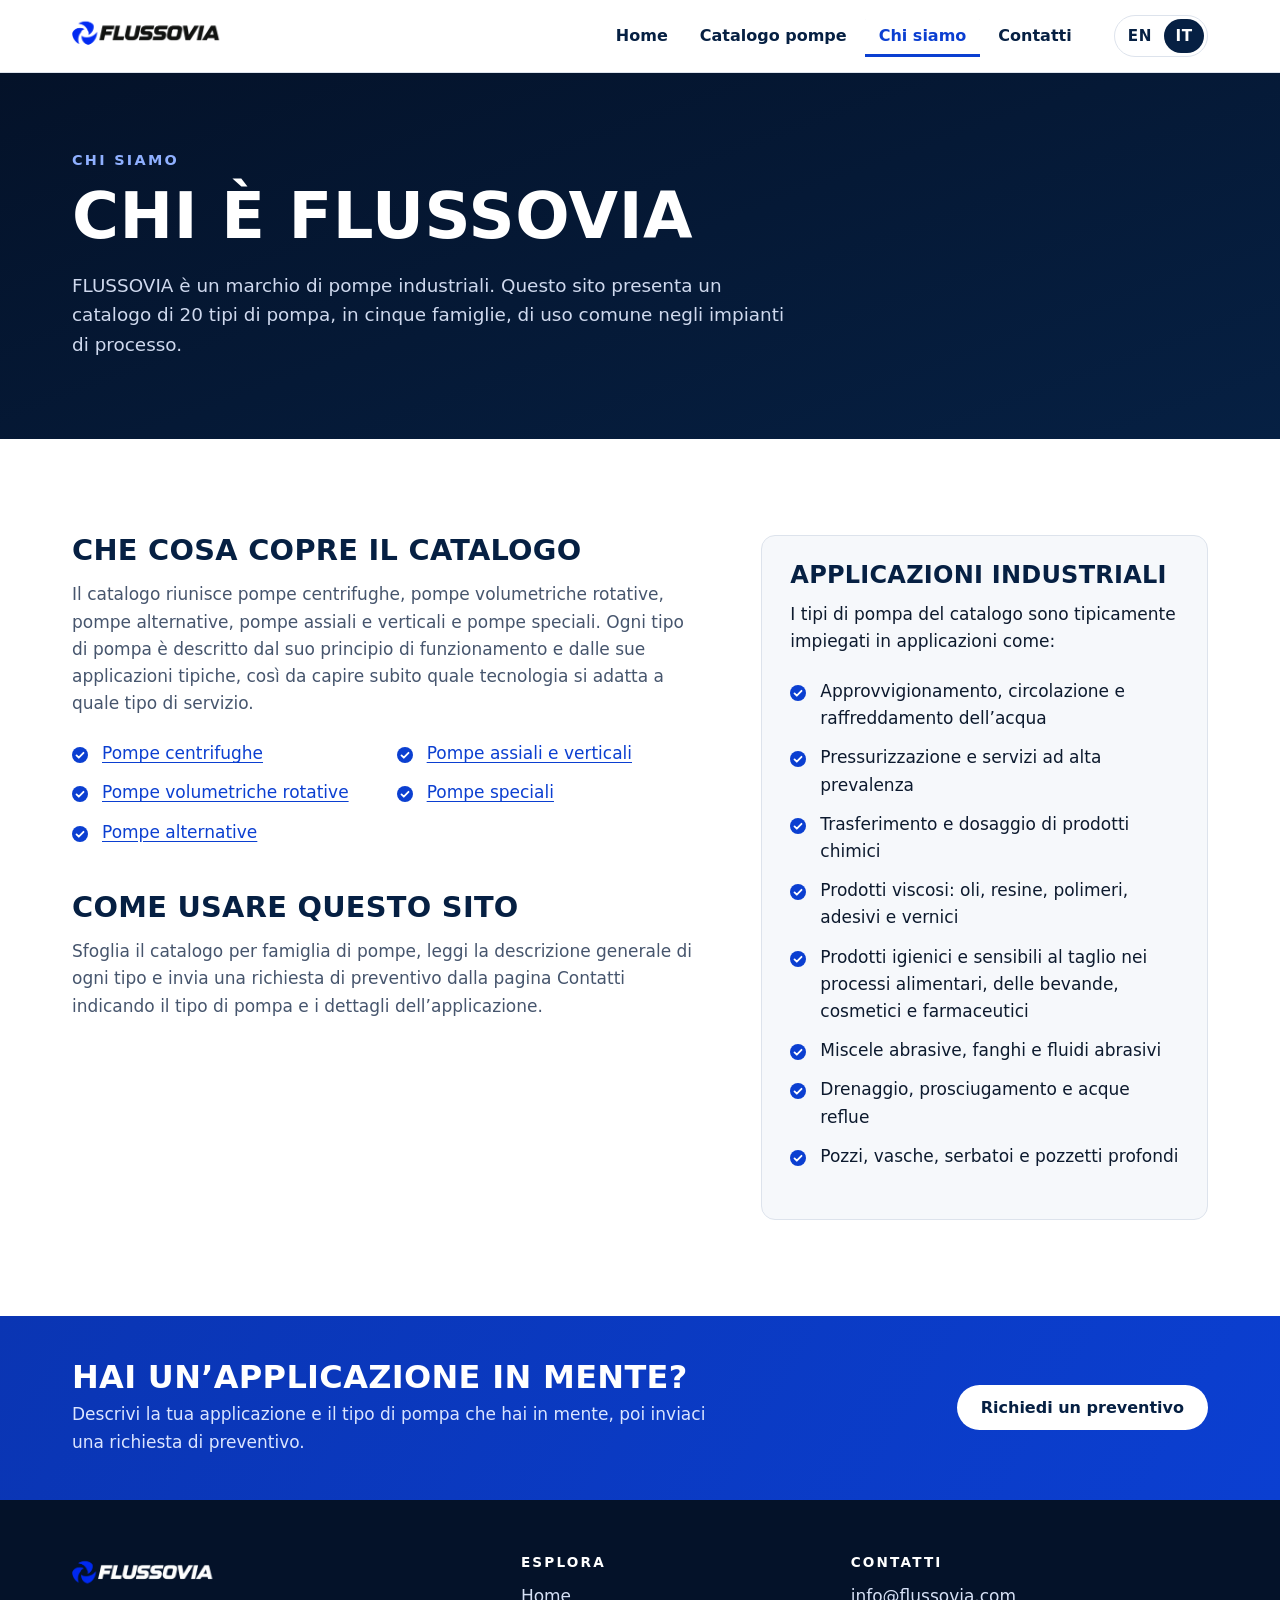
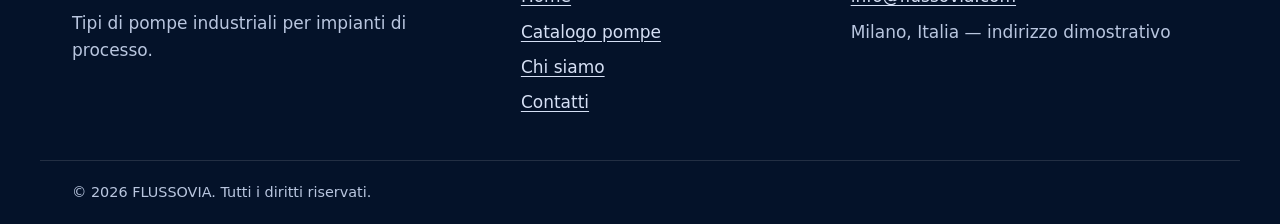
<file: it/chi-siamo/index.html>
<!doctype html>
<html lang="it">
<head>
  <meta charset="utf-8">
  <meta name="viewport" content="width=device-width, initial-scale=1">
  <title>Chi siamo – FLUSSOVIA, marchio di pompe industriali</title>
  <meta name="description" content="Chi è FLUSSOVIA, marchio di pompe industriali, e le applicazioni negli impianti di processo coperte dal catalogo di 20 tipi di pompa.">
  <meta name="theme-color" content="#062043">
  <link rel="canonical" href="https://flussovia.com/it/chi-siamo/">
  <link rel="alternate" hreflang="en" href="https://flussovia.com/en/about/">
  <link rel="alternate" hreflang="it" href="https://flussovia.com/it/chi-siamo/">
  <link rel="alternate" hreflang="x-default" href="https://flussovia.com/en/about/">
  <meta property="og:type" content="website">
  <meta property="og:site_name" content="FLUSSOVIA">
  <meta property="og:title" content="Chi siamo – FLUSSOVIA, marchio di pompe industriali">
  <meta property="og:description" content="Chi è FLUSSOVIA, marchio di pompe industriali, e le applicazioni negli impianti di processo coperte dal catalogo di 20 tipi di pompa.">
  <meta property="og:url" content="https://flussovia.com/it/chi-siamo/">
  <meta property="og:image" content="https://flussovia.com/assets/img/poster-preview.webp">
  <meta property="og:locale" content="it_IT"><meta property="og:locale:alternate" content="en_GB">
  <meta name="twitter:card" content="summary_large_image">
  <link rel="icon" type="image/png" sizes="64x64" href="/favicon.png">
  <link rel="apple-touch-icon" href="/assets/img/brand/apple-touch-icon.png">
  <link rel="stylesheet" href="/assets/css/styles.css">
  <script>document.documentElement.classList.add('js');</script>
  <script type="application/ld+json">{"@context":"https://schema.org","@type":"Organization","name":"FLUSSOVIA","url":"https://flussovia.com","logo":"https://flussovia.com/assets/img/brand/symbol-512.png","email":"info@flussovia.com"}</script>
</head>
<body class="page-about">
<a class="skip" href="#main">Vai al contenuto principale</a>
<header class="site-header">
  <div class="container site-header__inner">
    <a class="brand" href="/it/"><img src="/assets/img/brand/logo-640.png" width="640" height="213" alt="FLUSSOVIA – pompe industriali"></a>
    <button class="nav-toggle" type="button" aria-expanded="false" aria-controls="site-nav" data-nav-toggle>
      <span class="nav-toggle__bars" aria-hidden="true"></span><span class="sr-only">Menu</span>
    </button>
    <div class="site-header__panel" id="site-nav">
      <nav aria-label="Navigazione principale"><ul class="nav"><li><a href="/it/">Home</a></li><li><a href="/it/catalogo/">Catalogo pompe</a></li><li><a href="/it/chi-siamo/" aria-current="page">Chi siamo</a></li><li><a href="/it/contatti/">Contatti</a></li></ul></nav>
      <div class="lang" role="group" aria-label="Lingua"><a class="lang__item" href="/en/about/" hreflang="en" lang="en" data-lang="en" title="English"><span aria-hidden="true">EN</span><span class="sr-only">English</span></a><span class="lang__sep" aria-hidden="true">/</span><span class="lang__item is-current" lang="it" aria-current="true"><span aria-hidden="true">IT</span><span class="sr-only">Italiano</span></span></div>
    </div>
  </div>
</header>
<main id="main">
<section class="page-head">
  <div class="container">
    <p class="eyebrow">Chi siamo</p>
    <h1>Chi è FLUSSOVIA</h1>
    <p class="lead">FLUSSOVIA è un marchio di pompe industriali. Questo sito presenta un catalogo di 20 tipi di pompa, in cinque famiglie, di uso comune negli impianti di processo.</p>
  </div>
</section>
<section class="section">
  <div class="container prose-grid">
    <div class="prose">
      <h2>Che cosa copre il catalogo</h2>
      <p>Il catalogo riunisce pompe centrifughe, pompe volumetriche rotative, pompe alternative, pompe assiali e verticali e pompe speciali. Ogni tipo di pompa è descritto dal suo principio di funzionamento e dalle sue applicazioni tipiche, così da capire subito quale tecnologia si adatta a quale tipo di servizio.</p>
      <ul class="check-list check-list--cols"><li><a href="/it/catalogo/#centrifugal">Pompe centrifughe</a></li><li><a href="/it/catalogo/#rotary">Pompe volumetriche rotative</a></li><li><a href="/it/catalogo/#reciprocating">Pompe alternative</a></li><li><a href="/it/catalogo/#axial">Pompe assiali e verticali</a></li><li><a href="/it/catalogo/#specialty">Pompe speciali</a></li></ul>
      <h2>Come usare questo sito</h2>
      <p>Sfoglia il catalogo per famiglia di pompe, leggi la descrizione generale di ogni tipo e invia una richiesta di preventivo dalla pagina Contatti indicando il tipo di pompa e i dettagli dell’applicazione.</p>
    </div>
    <aside class="panel">
      <h2>Applicazioni industriali</h2>
      <p>I tipi di pompa del catalogo sono tipicamente impiegati in applicazioni come:</p>
      <ul class="check-list"><li>Approvvigionamento, circolazione e raffreddamento dell’acqua</li><li>Pressurizzazione e servizi ad alta prevalenza</li><li>Trasferimento e dosaggio di prodotti chimici</li><li>Prodotti viscosi: oli, resine, polimeri, adesivi e vernici</li><li>Prodotti igienici e sensibili al taglio nei processi alimentari, delle bevande, cosmetici e farmaceutici</li><li>Miscele abrasive, fanghi e fluidi abrasivi</li><li>Drenaggio, prosciugamento e acque reflue</li><li>Pozzi, vasche, serbatoi e pozzetti profondi</li></ul>
    </aside>
  </div>
</section>
<section class="cta-band">
  <div class="container cta-band__inner">
    <div><h2>Hai un’applicazione in mente?</h2><p>Descrivi la tua applicazione e il tipo di pompa che hai in mente, poi inviaci una richiesta di preventivo.</p></div>
    <a class="btn btn--light" href="/it/contatti/#quote">Richiedi un preventivo</a>
  </div>
</section>
</main>
<footer class="site-footer">
  <div class="container site-footer__grid">
    <div>
      <a class="brand brand--light" href="/it/"><img src="/assets/img/brand/logo-light-640.png" width="640" height="213" alt="FLUSSOVIA – pompe industriali" loading="lazy"></a>
      <p class="site-footer__tag">Tipi di pompe industriali per impianti di processo.</p>
    </div>
    <div>
      <h2 class="site-footer__h">Esplora</h2>
      <ul class="site-footer__list"><li><a href="/it/">Home</a></li><li><a href="/it/catalogo/">Catalogo pompe</a></li><li><a href="/it/chi-siamo/">Chi siamo</a></li><li><a href="/it/contatti/">Contatti</a></li></ul>
    </div>
    <div>
      <h2 class="site-footer__h">Contatti</h2>
      <ul class="site-footer__list">
        <li><a href="mailto:info@flussovia.com">info@flussovia.com</a></li>
        <li><span data-address>Milano, Italia — indirizzo dimostrativo</span></li>
      </ul>
    </div>
  </div>
  <div class="container site-footer__bar">© 2026 FLUSSOVIA. Tutti i diritti riservati.</div>
</footer>
<script src="/assets/js/main.js" defer></script>
</body>
</html>
</file>
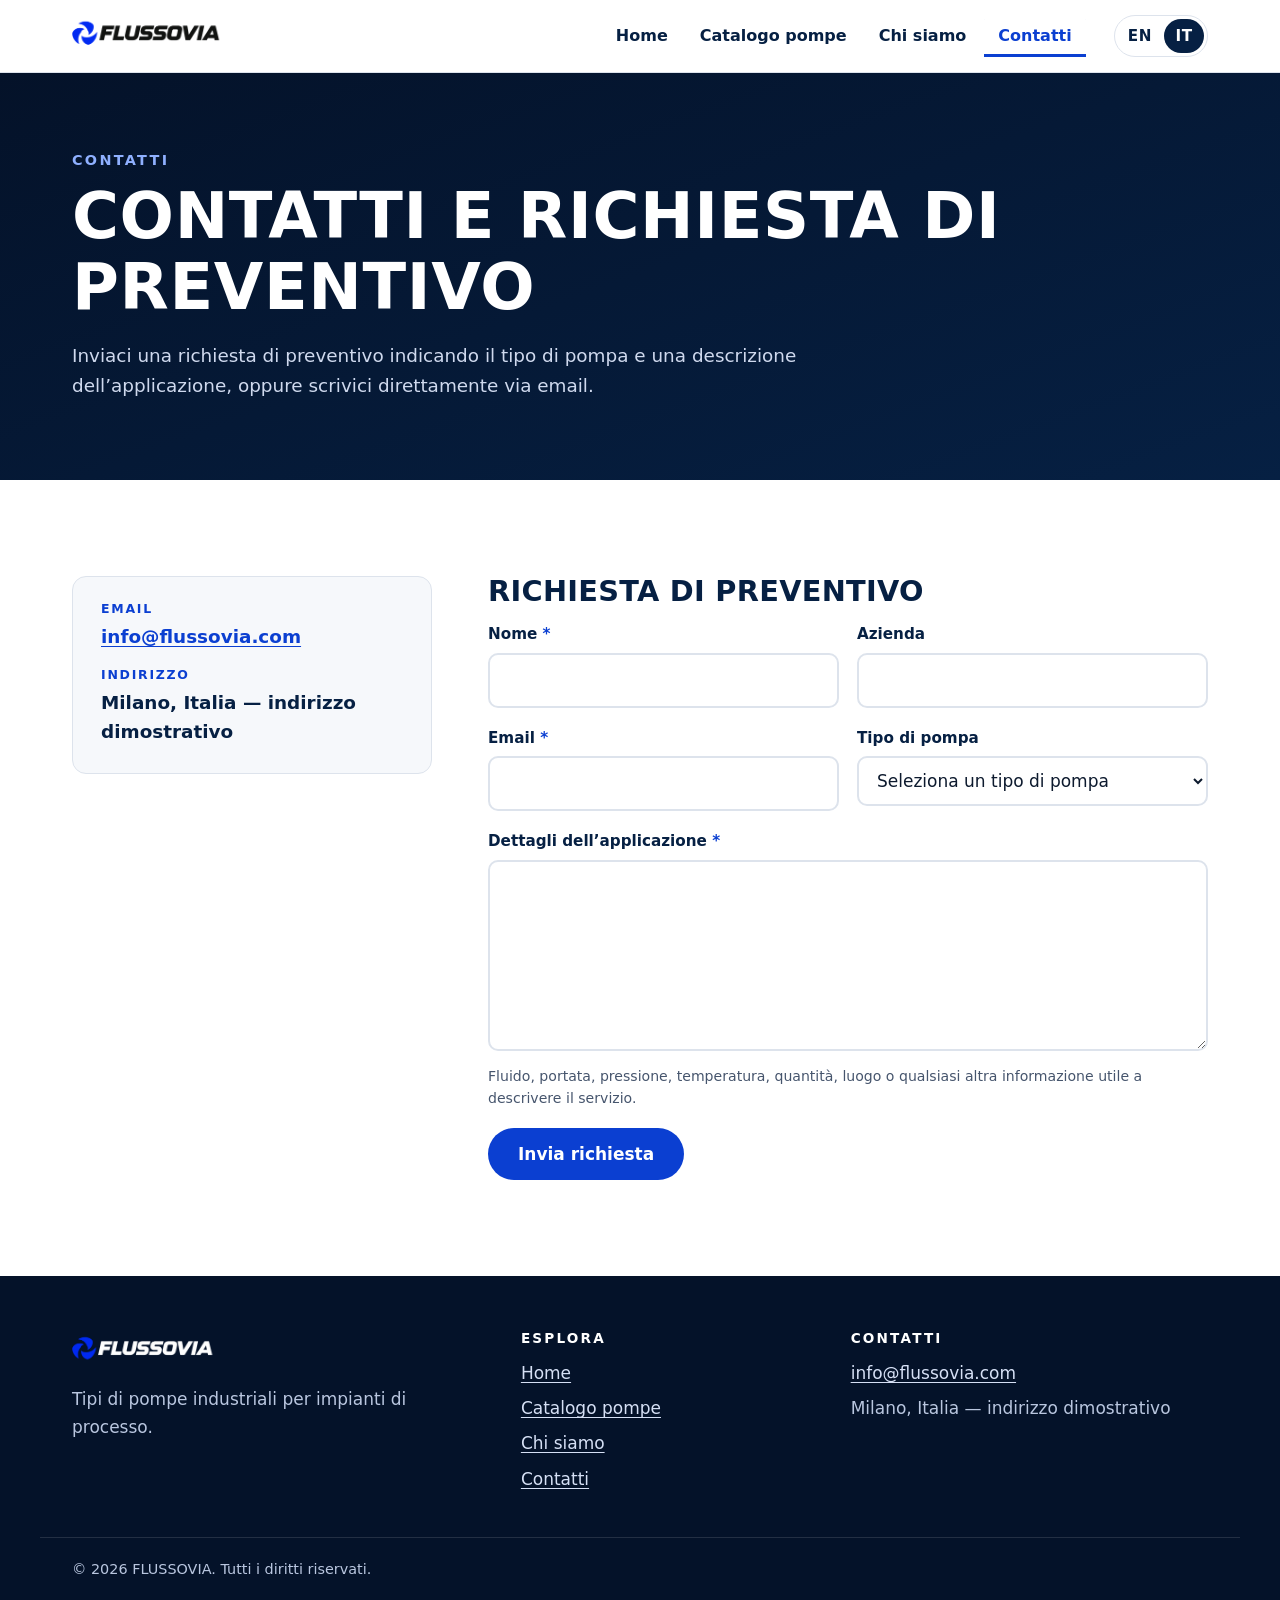
<file: it/contatti/index.html>
<!doctype html>
<html lang="it">
<head>
  <meta charset="utf-8">
  <meta name="viewport" content="width=device-width, initial-scale=1">
  <title>Contatti e richiesta di preventivo | FLUSSOVIA</title>
  <meta name="description" content="Contatta FLUSSOVIA all’indirizzo info@flussovia.com o invia una richiesta di preventivo indicando il tipo di pompa e i dettagli dell’applicazione.">
  <meta name="theme-color" content="#062043">
  <link rel="canonical" href="https://flussovia.com/it/contatti/">
  <link rel="alternate" hreflang="en" href="https://flussovia.com/en/contact/">
  <link rel="alternate" hreflang="it" href="https://flussovia.com/it/contatti/">
  <link rel="alternate" hreflang="x-default" href="https://flussovia.com/en/contact/">
  <meta property="og:type" content="website">
  <meta property="og:site_name" content="FLUSSOVIA">
  <meta property="og:title" content="Contatti e richiesta di preventivo | FLUSSOVIA">
  <meta property="og:description" content="Contatta FLUSSOVIA all’indirizzo info@flussovia.com o invia una richiesta di preventivo indicando il tipo di pompa e i dettagli dell’applicazione.">
  <meta property="og:url" content="https://flussovia.com/it/contatti/">
  <meta property="og:image" content="https://flussovia.com/assets/img/poster-preview.webp">
  <meta property="og:locale" content="it_IT"><meta property="og:locale:alternate" content="en_GB">
  <meta name="twitter:card" content="summary_large_image">
  <link rel="icon" type="image/png" sizes="64x64" href="/favicon.png">
  <link rel="apple-touch-icon" href="/assets/img/brand/apple-touch-icon.png">
  <link rel="stylesheet" href="/assets/css/styles.css">
  <script>document.documentElement.classList.add('js');</script>
  <script type="application/ld+json">{"@context":"https://schema.org","@type":"Organization","name":"FLUSSOVIA","url":"https://flussovia.com","logo":"https://flussovia.com/assets/img/brand/symbol-512.png","email":"info@flussovia.com"}</script>
</head>
<body class="page-contact">
<a class="skip" href="#main">Vai al contenuto principale</a>
<header class="site-header">
  <div class="container site-header__inner">
    <a class="brand" href="/it/"><img src="/assets/img/brand/logo-640.png" width="640" height="213" alt="FLUSSOVIA – pompe industriali"></a>
    <button class="nav-toggle" type="button" aria-expanded="false" aria-controls="site-nav" data-nav-toggle>
      <span class="nav-toggle__bars" aria-hidden="true"></span><span class="sr-only">Menu</span>
    </button>
    <div class="site-header__panel" id="site-nav">
      <nav aria-label="Navigazione principale"><ul class="nav"><li><a href="/it/">Home</a></li><li><a href="/it/catalogo/">Catalogo pompe</a></li><li><a href="/it/chi-siamo/">Chi siamo</a></li><li><a href="/it/contatti/" aria-current="page">Contatti</a></li></ul></nav>
      <div class="lang" role="group" aria-label="Lingua"><a class="lang__item" href="/en/contact/" hreflang="en" lang="en" data-lang="en" title="English"><span aria-hidden="true">EN</span><span class="sr-only">English</span></a><span class="lang__sep" aria-hidden="true">/</span><span class="lang__item is-current" lang="it" aria-current="true"><span aria-hidden="true">IT</span><span class="sr-only">Italiano</span></span></div>
    </div>
  </div>
</header>
<main id="main">
<section class="page-head">
  <div class="container">
    <p class="eyebrow">Contatti</p>
    <h1>Contatti e richiesta di preventivo</h1>
    <p class="lead">Inviaci una richiesta di preventivo indicando il tipo di pompa e una descrizione dell’applicazione, oppure scrivici direttamente via email.</p>
  </div>
</section>
<section class="section">
  <div class="container contact-grid">
    <aside class="panel contact-card">
      <dl>
        <dt>Email</dt>
        <dd><a href="mailto:info@flussovia.com">info@flussovia.com</a></dd>
        <dt>Indirizzo</dt>
        <dd data-address>Milano, Italia — indirizzo dimostrativo</dd>
      </dl>
    </aside>
    <div class="quote" id="quote">
      <h2>Richiesta di preventivo</h2>
      <form class="form" data-quote-form novalidate>
        <div class="form__row">
          <div class="field"><label for="q-name">Nome <span class="req">*</span></label><input id="q-name" name="name" type="text" autocomplete="name" required></div>
          <div class="field"><label for="q-company">Azienda</label><input id="q-company" name="company" type="text" autocomplete="organization"></div>
        </div>
        <div class="form__row">
          <div class="field"><label for="q-email">Email <span class="req">*</span></label><input id="q-email" name="email" type="email" autocomplete="email" required></div>
          <div class="field"><label for="q-pump">Tipo di pompa</label>
            <select id="q-pump" name="pump"><option value="">Seleziona un tipo di pompa</option><optgroup label="Pompe centrifughe"><option value="end-suction">1. Aspirazione assiale</option><option value="split-case">2. Corpo bipartito</option><option value="vertical-inline">3. Verticale in linea</option><option value="multistage">4. Multistadio</option></optgroup><optgroup label="Pompe volumetriche rotative"><option value="external-gear">5. Ingranaggi esterni</option><option value="internal-gear">6. Ingranaggi interni</option><option value="rotary-lobe">7. Lobi rotativi</option><option value="twin-screw">8. Doppia vite</option></optgroup><optgroup label="Pompe alternative"><option value="piston">9. Pistone</option><option value="triplex-plunger">10. Plunger triplex</option><option value="air-operated-diaphragm">11. Membrana ad aria</option><option value="diaphragm-metering">12. Dosatrice a membrana</option></optgroup><optgroup label="Pompe assiali e verticali"><option value="axial-flow">13. Flusso assiale</option><option value="mixed-flow">14. Flusso misto</option><option value="vertical-turbine">15. Turbina verticale</option><option value="submersible">16. Sommergibile</option></optgroup><optgroup label="Pompe speciali"><option value="progressive-cavity">17. Cavità progressiva</option><option value="peristaltic-hose">18. Peristaltica a tubo</option><option value="magnetic-drive">19. Trascinamento magnetico</option><option value="liquid-jet-ejector">20. Eiettore a getto liquido</option></optgroup><option value="other">Non so ancora / altro</option></select></div>
        </div>
        <div class="field"><label for="q-details">Dettagli dell’applicazione <span class="req">*</span></label>
          <textarea id="q-details" name="details" rows="6" required aria-describedby="q-details-hint"></textarea>
          <p class="hint" id="q-details-hint">Fluido, portata, pressione, temperatura, quantità, luogo o qualsiasi altra informazione utile a descrivere il servizio.</p></div>
        <div class="hp" aria-hidden="true"><label>Website <input type="text" name="website" tabindex="-1" autocomplete="off"></label></div>
        <button class="btn btn--primary btn--lg" type="submit">Invia richiesta</button>
        <p class="form__msg" role="status" aria-live="polite" data-form-msg></p>
        <noscript><p class="form__msg is-error">Per usare il modulo è necessario JavaScript. Scrivici direttamente a <a href="mailto:info@flussovia.com">info@flussovia.com</a>.</p></noscript>
      </form>
      <script type="application/json" id="form-i18n">{"endpoint":"","email":"info@flussovia.com","lang":"it","subject":"Richiesta di preventivo – FLUSSOVIA","greeting":"Buongiorno FLUSSOVIA,\n\ndesidero richiedere un preventivo.","labels":{"name":"Nome","company":"Azienda","email":"Email","pump":"Tipo di pompa","details":"Dettagli dell’applicazione"},"unsure":"Non so ancora / altro","sending":"Invio in corso…","success":"Grazie: la tua richiesta è stata inviata.","error":"Spiacenti, non è stato possibile inviare la richiesta. Usa invece il link email:","mailtoOpened":"La tua app di posta dovrebbe aprirsi con la richiesta pronta da inviare a info@flussovia.com. Se non succede nulla, usa questo link:","mailtoLink":"Apri l’email precompilata"}</script>
    </div>
  </div>
</section>
</main>
<footer class="site-footer">
  <div class="container site-footer__grid">
    <div>
      <a class="brand brand--light" href="/it/"><img src="/assets/img/brand/logo-light-640.png" width="640" height="213" alt="FLUSSOVIA – pompe industriali" loading="lazy"></a>
      <p class="site-footer__tag">Tipi di pompe industriali per impianti di processo.</p>
    </div>
    <div>
      <h2 class="site-footer__h">Esplora</h2>
      <ul class="site-footer__list"><li><a href="/it/">Home</a></li><li><a href="/it/catalogo/">Catalogo pompe</a></li><li><a href="/it/chi-siamo/">Chi siamo</a></li><li><a href="/it/contatti/">Contatti</a></li></ul>
    </div>
    <div>
      <h2 class="site-footer__h">Contatti</h2>
      <ul class="site-footer__list">
        <li><a href="mailto:info@flussovia.com">info@flussovia.com</a></li>
        <li><span data-address>Milano, Italia — indirizzo dimostrativo</span></li>
      </ul>
    </div>
  </div>
  <div class="container site-footer__bar">© 2026 FLUSSOVIA. Tutti i diritti riservati.</div>
</footer>
<script src="/assets/js/main.js" defer></script>
</body>
</html>
</file>
<file: assets/css/styles.css>
/* FLUSSOVIA – design tokens drawn from the poster: navy, cobalt, ice gray, white */
:root {
  --navy-900: #041229;
  --navy-800: #062043;
  --navy-700: #0a2f6b;
  --cobalt: #0b3fd1;
  --cobalt-600: #0a35b3;
  --cobalt-400: #3a6bf0;
  --ice-50: #f6f8fb;
  --ice-100: #eceff4;
  --ice-200: #dde3ec;
  --ice-400: #a9b4c6;
  --ink: #0d1a2e;
  --ink-soft: #46556d;
  --white: #fff;
  --radius: 14px;
  --shadow: 0 1px 2px rgb(6 32 67 / .06), 0 8px 24px rgb(6 32 67 / .08);
  --font: "Barlow", "Segoe UI", system-ui, -apple-system, "Helvetica Neue", Arial, sans-serif;
  --font-display: "Barlow Condensed", "Arial Narrow", "Segoe UI", system-ui, sans-serif;
  --gutter: clamp(16px, 4vw, 32px);
}

*, *::before, *::after { box-sizing: border-box; }
html { -webkit-text-size-adjust: 100%; scroll-behavior: smooth; scroll-padding-top: 88px; }
@media (prefers-reduced-motion: reduce) { html { scroll-behavior: auto; } *, *::before, *::after { transition: none !important; animation: none !important; } }
body { margin: 0; font-family: var(--font); font-size: 1.0625rem; line-height: 1.6; color: var(--ink); background: var(--white); }
img { max-width: 100%; height: auto; display: block; }
a { color: var(--cobalt); text-underline-offset: 3px; }
a:hover { color: var(--cobalt-600); }
h1, h2, h3 { font-family: var(--font-display); line-height: 1.1; letter-spacing: .01em; margin: 0 0 .5em; color: var(--navy-800); font-weight: 700; }
h1 { font-size: clamp(2.4rem, 5.5vw, 4rem); text-transform: uppercase; }
h2 { font-size: clamp(1.7rem, 3.4vw, 2.4rem); text-transform: uppercase; }
h3 { font-size: 1.35rem; }
p { margin: 0 0 1em; }
:focus-visible { outline: 3px solid var(--cobalt-400); outline-offset: 3px; border-radius: 4px; }

.container { width: 100%; max-width: 1200px; margin-inline: auto; padding-inline: var(--gutter); }
.sr-only { position: absolute; width: 1px; height: 1px; margin: -1px; padding: 0; overflow: hidden; clip: rect(0 0 0 0); white-space: nowrap; border: 0; }
.skip { position: absolute; left: 8px; top: -60px; z-index: 100; background: var(--white); color: var(--navy-800); padding: 10px 16px; border-radius: 8px; font-weight: 600; }
.skip:focus { top: 8px; }
.muted { color: var(--ink-soft); } .small { font-size: .9rem; }
.hp { position: absolute; left: -9999px; height: 0; overflow: hidden; }

/* ---------- Header ---------- */
.site-header { position: sticky; top: 0; z-index: 50; background: rgb(255 255 255 / .94); backdrop-filter: saturate(1.4) blur(10px); border-bottom: 1px solid var(--ice-200); }
.site-header__inner { display: flex; align-items: center; justify-content: space-between; gap: 16px; min-height: 72px; }
.brand img { height: 40px; width: auto; }
.site-header__panel { display: flex; align-items: center; gap: 28px; }
.nav { display: flex; gap: 4px; list-style: none; margin: 0; padding: 0; }
.nav a { display: block; padding: 8px 14px; border-radius: 8px; color: var(--navy-800); text-decoration: none; font-weight: 600; font-size: 1rem; }
.nav a:hover { background: var(--ice-100); }
.nav a[aria-current="page"] { color: var(--cobalt); box-shadow: inset 0 -3px 0 var(--cobalt); border-radius: 8px 8px 0 0; }
.lang { display: flex; align-items: center; gap: 2px; font-weight: 700; font-size: .95rem; border: 1px solid var(--ice-200); border-radius: 999px; padding: 3px; background: var(--white); }
.lang__sep { display: none; }
.lang__item { display: inline-block; min-width: 40px; text-align: center; padding: 5px 10px; border-radius: 999px; text-decoration: none; color: var(--navy-800); letter-spacing: .04em; }
a.lang__item:hover { background: var(--ice-100); }
.lang__item.is-current { background: var(--navy-800); color: var(--white); }
.nav-toggle { display: none; width: 44px; height: 44px; border: 1px solid var(--ice-200); background: var(--white); border-radius: 10px; cursor: pointer; place-items: center; }
.nav-toggle__bars, .nav-toggle__bars::before, .nav-toggle__bars::after { display: block; width: 20px; height: 2px; background: var(--navy-800); border-radius: 2px; transition: transform .2s, opacity .2s; content: ""; }
.nav-toggle__bars { position: relative; }
.nav-toggle__bars::before { position: absolute; top: -6px; }
.nav-toggle__bars::after { position: absolute; top: 6px; }
.nav-toggle[aria-expanded="true"] .nav-toggle__bars { background: transparent; }
.nav-toggle[aria-expanded="true"] .nav-toggle__bars::before { transform: translateY(6px) rotate(45deg); }
.nav-toggle[aria-expanded="true"] .nav-toggle__bars::after { transform: translateY(-6px) rotate(-45deg); }

@media (max-width: 860px) {
  .js .nav-toggle { display: grid; }
  .js .site-header__panel { position: absolute; inset: 100% 0 auto 0; flex-direction: column; align-items: stretch; gap: 16px; padding: 12px var(--gutter) 20px; background: var(--white); border-bottom: 1px solid var(--ice-200); box-shadow: var(--shadow); display: none; }
  .js .site-header__panel.is-open { display: flex; }
  .js .nav { flex-direction: column; }
  .js .nav a[aria-current="page"] { box-shadow: none; background: var(--ice-100); border-radius: 8px; }
  .js .lang { align-self: flex-start; }
  .no-js-fallback { display: none; }
  html:not(.js) .site-header__inner { flex-wrap: wrap; padding-block: 10px; }
  html:not(.js) .site-header__panel { flex-wrap: wrap; gap: 8px 16px; }
  html:not(.js) .nav { flex-wrap: wrap; }
}

/* ---------- Buttons ---------- */
.btn { display: inline-flex; align-items: center; justify-content: center; gap: 8px; padding: 11px 22px; border-radius: 999px; font: 700 1rem/1.2 var(--font); text-decoration: none; border: 2px solid transparent; cursor: pointer; transition: background .15s, color .15s, border-color .15s, transform .15s; text-align: center; }
.btn:hover { transform: translateY(-1px); }
.btn--lg { padding: 14px 28px; font-size: 1.0625rem; }
.btn--sm { padding: 8px 16px; font-size: .9rem; }
.btn--primary { background: var(--cobalt); color: var(--white); }
.btn--primary:hover { background: var(--cobalt-600); color: var(--white); }
.btn--light { background: var(--white); color: var(--navy-800); }
.btn--light:hover { background: var(--ice-100); color: var(--navy-800); }
.btn--outline-light { border-color: rgb(255 255 255 / .55); color: var(--white); }
.btn--outline-light:hover { background: rgb(255 255 255 / .12); color: var(--white); border-color: var(--white); }
.btn--ghost { background: transparent; border-color: rgb(255 255 255 / .4); color: var(--white); }
.btn--ghost:hover { background: rgb(255 255 255 / .12); color: var(--white); }

/* ---------- Hero ---------- */
.eyebrow { font: 700 .9rem/1 var(--font); letter-spacing: .16em; text-transform: uppercase; color: var(--cobalt); margin: 0 0 14px; }
.eyebrow--light { color: #8fb0ff; }
.hero { position: relative; color: var(--white); background: radial-gradient(900px 480px at 82% 30%, rgb(11 63 209 / .45), transparent 60%), linear-gradient(160deg, var(--navy-900), var(--navy-800) 55%, var(--navy-700)); overflow: hidden; }
.hero::before { content: ""; position: absolute; inset: 0; background-image: linear-gradient(rgb(255 255 255 / .04) 1px, transparent 1px), linear-gradient(90deg, rgb(255 255 255 / .04) 1px, transparent 1px); background-size: 56px 56px; mask-image: linear-gradient(to bottom, #000 0%, transparent 90%); pointer-events: none; }
.hero__inner { position: relative; display: grid; grid-template-columns: 1.05fr 1fr; gap: clamp(24px, 5vw, 64px); align-items: center; padding-block: clamp(40px, 8vw, 96px); }
.hero h1 { color: var(--white); margin-bottom: .35em; }
.hero .lead { font-size: 1.2rem; color: #cfd9ee; max-width: 36ch; }
.hero__actions { display: flex; flex-wrap: wrap; gap: 12px; margin-top: 28px; }
.hero__stat { margin: 26px 0 0; color: #8fb0ff; font: 700 .95rem/1 var(--font); letter-spacing: .1em; text-transform: uppercase; }
.hero__stage { position: relative; padding-bottom: 36px; }
.hero__main { background: var(--white); border-radius: 22px; padding: 12px; box-shadow: 0 30px 60px rgb(0 0 0 / .4); }
.hero__main img { border-radius: 14px; width: 100%; }
.hero__chip { position: absolute; width: 26%; background: var(--white); border-radius: 14px; padding: 4px; box-shadow: 0 14px 30px rgb(0 0 0 / .35); border: 3px solid var(--navy-800); }
.hero__chip img { border-radius: 10px; }
.hero__chip--1 { left: -6%; bottom: 0; } .hero__chip--2 { right: 22%; bottom: -4px; } .hero__chip--3 { right: -4%; top: -6%; }
@media (max-width: 960px) {
  .hero__inner { grid-template-columns: 1fr; }
  .hero__chip--3 { right: 2%; top: -8%; } .hero__chip--1 { left: 2%; }
  .hero .lead { max-width: none; }
}
@media (max-width: 480px) { .hero__chip { width: 30%; } .hero__chip--2 { display: none; } .hero__actions .btn { width: 100%; } }

/* ---------- Sections ---------- */
.section { padding-block: clamp(48px, 8vw, 96px); }
.section--tight { padding-top: clamp(28px, 4vw, 40px); }
.section--ice { background: var(--ice-50); border-block: 1px solid var(--ice-200); }
.section__head { max-width: 62ch; margin-bottom: 36px; }
.section__head p { color: var(--ink-soft); font-size: 1.1rem; }
.page-head { background: linear-gradient(160deg, var(--navy-900), var(--navy-800)); color: var(--white); padding-block: clamp(40px, 7vw, 80px); }
.page-head h1 { color: var(--white); margin-bottom: .3em; }
.page-head .lead { color: #cfd9ee; font-size: 1.15rem; max-width: 62ch; margin: 0; }
.page-head .eyebrow { color: #8fb0ff; }

/* Family cards (home) */
.family-grid { display: grid; grid-template-columns: repeat(auto-fit, minmax(min(100%, 340px), 1fr)); gap: 20px; }
.family-card { position: relative; background: var(--white); border: 1px solid var(--ice-200); border-radius: var(--radius); overflow: hidden; box-shadow: var(--shadow); display: flex; flex-direction: column; transition: transform .2s, box-shadow .2s; }
.family-card:hover { transform: translateY(-3px); box-shadow: 0 2px 4px rgb(6 32 67 / .06), 0 16px 36px rgb(6 32 67 / .14); }
.family-card__thumbs { display: grid; grid-template-columns: repeat(2, 1fr); background: var(--white); border-bottom: 1px solid var(--ice-100); }
.family-card__thumb { border: 1px solid var(--ice-100); margin: -1px 0 0 -1px; }
.family-card__body { padding: 18px 20px 22px; }
.family-card__count { font: 700 .8rem/1 var(--font); letter-spacing: .14em; text-transform: uppercase; color: var(--cobalt); margin-bottom: 8px; }
.family-card h3 { text-transform: uppercase; font-size: 1.5rem; margin-bottom: .4em; }
.family-card__link { color: inherit; text-decoration: none; }
.family-card__link::after { content: ""; position: absolute; inset: 0; }
.family-card__link:hover { color: var(--cobalt); }
.family-card__list { list-style: none; margin: 0; padding: 0; color: var(--ink-soft); font-size: .98rem; }
.family-card__list li { display: inline; } .family-card__list li:not(:last-child)::after { content: " · "; }

/* Poster feature */
.poster-feature { display: grid; grid-template-columns: minmax(220px, 340px) 1fr; gap: clamp(24px, 5vw, 64px); align-items: center; }
.poster-feature__img { display: block; border-radius: var(--radius); overflow: hidden; box-shadow: 0 20px 44px rgb(6 32 67 / .25); border: 4px solid var(--navy-800); background: var(--navy-800); position: relative; cursor: zoom-in; }
.poster-feature__img img { width: 100%; }
.poster-feature__copy p { max-width: 52ch; color: var(--ink-soft); }
.poster-feature__copy .btn { margin-top: 10px; }
@media (max-width: 700px) { .poster-feature { grid-template-columns: 1fr; } .poster-feature__img { max-width: 360px; } }

/* CTA band */
.cta-band { background: linear-gradient(120deg, var(--cobalt-600), var(--cobalt)); color: var(--white); }
.cta-band__inner { display: flex; flex-wrap: wrap; align-items: center; justify-content: space-between; gap: 20px 40px; padding-block: 44px; }
.cta-band h2 { color: var(--white); margin-bottom: .2em; font-size: clamp(1.5rem, 3vw, 2rem); }
.cta-band p { margin: 0; color: #dbe5ff; max-width: 60ch; }

/* ---------- Catalogue ---------- */
.filters { display: flex; flex-wrap: wrap; gap: 8px; }
.chip { font: 700 .95rem/1 var(--font); padding: 11px 18px; border-radius: 999px; border: 2px solid var(--ice-200); background: var(--white); color: var(--navy-800); cursor: pointer; transition: all .15s; }
.chip:hover { border-color: var(--cobalt-400); }
.chip.is-active { background: var(--navy-800); border-color: var(--navy-800); color: var(--white); }
.filters__status { margin: 14px 0 28px; font-size: .92rem; color: var(--ink-soft); min-height: 1.5em; }
.family { margin-bottom: 52px; scroll-margin-top: 90px; }
.family[hidden] { display: none; }
.band { display: flex; align-items: center; gap: 14px; background: linear-gradient(90deg, var(--navy-800), var(--navy-700)); color: var(--white); padding: 12px 20px; border-radius: 12px; margin-bottom: 22px; font-size: clamp(1.2rem, 2.4vw, 1.6rem); }
.band__no { display: grid; place-items: center; min-width: 38px; height: 38px; border-radius: 50%; background: var(--cobalt); font-size: 1rem; letter-spacing: 0; }
.card-grid { display: grid; grid-template-columns: repeat(auto-fill, minmax(min(100%, 260px), 1fr)); gap: 20px; }
.card { background: var(--white); border: 1px solid var(--ice-200); border-radius: var(--radius); overflow: hidden; display: flex; flex-direction: column; box-shadow: var(--shadow); }
.card__media { background: var(--white); border-bottom: 1px solid var(--ice-100); aspect-ratio: 4 / 3; }
.card__media img { width: 100%; height: 100%; object-fit: contain; }
.card__body { padding: 16px 18px 20px; display: flex; flex-direction: column; flex: 1; }
.card__title { display: flex; align-items: center; gap: 10px; font-size: 1.35rem; margin-bottom: .6em; }
.badge { flex: none; display: grid; place-items: center; min-width: 34px; height: 34px; padding-inline: 6px; border-radius: 999px; background: var(--cobalt); color: var(--white); font: 700 1rem/1 var(--font); }
.card__facts { margin: 0 0 16px; font-size: .95rem; }
.card__facts dt { font: 700 .75rem/1 var(--font); letter-spacing: .12em; text-transform: uppercase; color: var(--cobalt); margin: 12px 0 4px; }
.card__facts dt:first-child { margin-top: 0; }
.card__facts dd { margin: 0; color: var(--ink-soft); line-height: 1.5; }
.card__link { margin-top: auto; font-weight: 700; font-size: .95rem; }
.note { background: var(--ice-50); border: 1px solid var(--ice-200); border-left: 4px solid var(--cobalt); border-radius: 10px; padding: 18px 22px; margin-top: 8px; }
.note h2 { font-size: 1.2rem; margin-bottom: .3em; } .note p { margin: 0; color: var(--ink-soft); }

/* ---------- About ---------- */
.prose-grid { display: grid; grid-template-columns: 1.4fr 1fr; gap: clamp(24px, 5vw, 64px); align-items: start; }
.prose h2 { margin-top: 1.4em; font-size: 1.8rem; } .prose h2:first-child { margin-top: 0; }
.prose p { max-width: 62ch; color: var(--ink-soft); }
.panel { background: var(--ice-50); border: 1px solid var(--ice-200); border-radius: var(--radius); padding: 26px 28px; }
.panel h2 { font-size: 1.5rem; }
.check-list { list-style: none; margin: 0 0 1em; padding: 0; }
.check-list li { position: relative; padding: 6px 0 6px 30px; }
.check-list li::before { content: ""; position: absolute; left: 0; top: 13px; width: 16px; height: 16px; border-radius: 50%; background: var(--cobalt) url("data:image/svg+xml,%3Csvg xmlns='http://www.w3.org/2000/svg' viewBox='0 0 16 16'%3E%3Cpath d='M4.5 8.4l2.3 2.3 4.7-4.9' fill='none' stroke='%23fff' stroke-width='1.8' stroke-linecap='round' stroke-linejoin='round'/%3E%3C/svg%3E") center/100% no-repeat; }
.check-list--cols { columns: 2; column-gap: 24px; } .check-list--cols li { break-inside: avoid; }
@media (max-width: 860px) { .prose-grid { grid-template-columns: 1fr; } }
@media (max-width: 480px) { .check-list--cols { columns: 1; } }

/* ---------- Contact ---------- */
.contact-grid { display: grid; grid-template-columns: minmax(240px, 360px) 1fr; gap: clamp(24px, 5vw, 56px); align-items: start; }
.contact-card dl { margin: 0; } .contact-card dt { font: 700 .78rem/1 var(--font); letter-spacing: .14em; text-transform: uppercase; color: var(--cobalt); margin-top: 18px; }
.contact-card dt:first-child { margin-top: 0; } .contact-card dd { margin: 6px 0 0; font-size: 1.15rem; font-weight: 600; color: var(--navy-800); word-break: break-word; }
.quote h2 { font-size: 1.8rem; }
.form { display: grid; gap: 18px; }
.form__row { display: grid; grid-template-columns: 1fr 1fr; gap: 18px; }
.field label { display: block; font-weight: 700; font-size: .95rem; margin-bottom: 6px; color: var(--navy-800); }
.req { color: var(--cobalt); }
.field input, .field select, .field textarea { width: 100%; font: inherit; color: var(--ink); background: var(--white); border: 2px solid var(--ice-200); border-radius: 10px; padding: 12px 14px; transition: border-color .15s, box-shadow .15s; }
.field textarea { resize: vertical; min-height: 140px; }
.field input:hover, .field select:hover, .field textarea:hover { border-color: var(--ice-400); }
.field input:focus, .field select:focus, .field textarea:focus { outline: none; border-color: var(--cobalt); box-shadow: 0 0 0 4px rgb(11 63 209 / .15); }
.field [aria-invalid="true"] { border-color: #c0392b; }
.hint { font-size: .88rem; color: var(--ink-soft); margin: 6px 0 0; }
.form .btn { justify-self: start; }
.form__msg { margin: 0; font-weight: 600; } .form__msg:empty { display: none; }
.form__msg.is-error { color: #b3261e; } .form__msg.is-ok { color: #0b6b3a; }
@media (max-width: 860px) { .contact-grid { grid-template-columns: 1fr; } }
@media (max-width: 560px) { .form__row { grid-template-columns: 1fr; } .form .btn { justify-self: stretch; } }

/* ---------- Footer ---------- */
.site-footer { background: var(--navy-900); color: #b9c6df; padding-top: 56px; }
.site-footer__grid { display: grid; grid-template-columns: 1.4fr 1fr 1.2fr; gap: 32px; }
.site-footer .brand img { height: 38px; width: auto; }
.site-footer__tag { margin: 16px 0 0; max-width: 32ch; }
.site-footer__h { font: 700 .85rem/1 var(--font); letter-spacing: .16em; text-transform: uppercase; color: var(--white); margin: 0 0 14px; }
.site-footer__list { list-style: none; margin: 0; padding: 0; display: grid; gap: 8px; }
.site-footer a { color: #d6e0f5; } .site-footer a:hover { color: var(--white); }
.site-footer__bar { margin-top: 44px; padding-block: 20px; border-top: 1px solid rgb(255 255 255 / .12); font-size: .9rem; }
@media (max-width: 760px) { .site-footer__grid { grid-template-columns: 1fr; } }

/* ---------- Poster dialog ---------- */
.poster-dialog { border: 0; padding: 0; width: 100vw; height: 100dvh; max-width: none; max-height: none; background: rgb(4 18 41 / .96); color: var(--white); }
.poster-dialog[open] { display: flex; flex-direction: column; }
.poster-dialog::backdrop { background: rgb(4 18 41 / .8); }
.poster-dialog__bar { display: flex; flex-wrap: wrap; justify-content: flex-end; gap: 8px; padding: 12px var(--gutter); border-bottom: 1px solid rgb(255 255 255 / .12); }
.poster-dialog__scroll { flex: 1; overflow: auto; display: grid; place-items: start center; padding: 16px; }
.poster-dialog__scroll img { height: calc(100dvh - 110px); width: auto; max-width: 100%; object-fit: contain; border-radius: 6px; cursor: zoom-in; }
.poster-dialog.is-full .poster-dialog__scroll img { height: auto; width: min(1024px, 1024px); max-width: none; cursor: zoom-out; }
body.dialog-open { overflow: hidden; }

/* 404 */
.nf-wrap { display: grid; gap: 40px; text-align: center; max-width: 640px; } .nf h1 { font-size: 2.4rem; }
</file>
